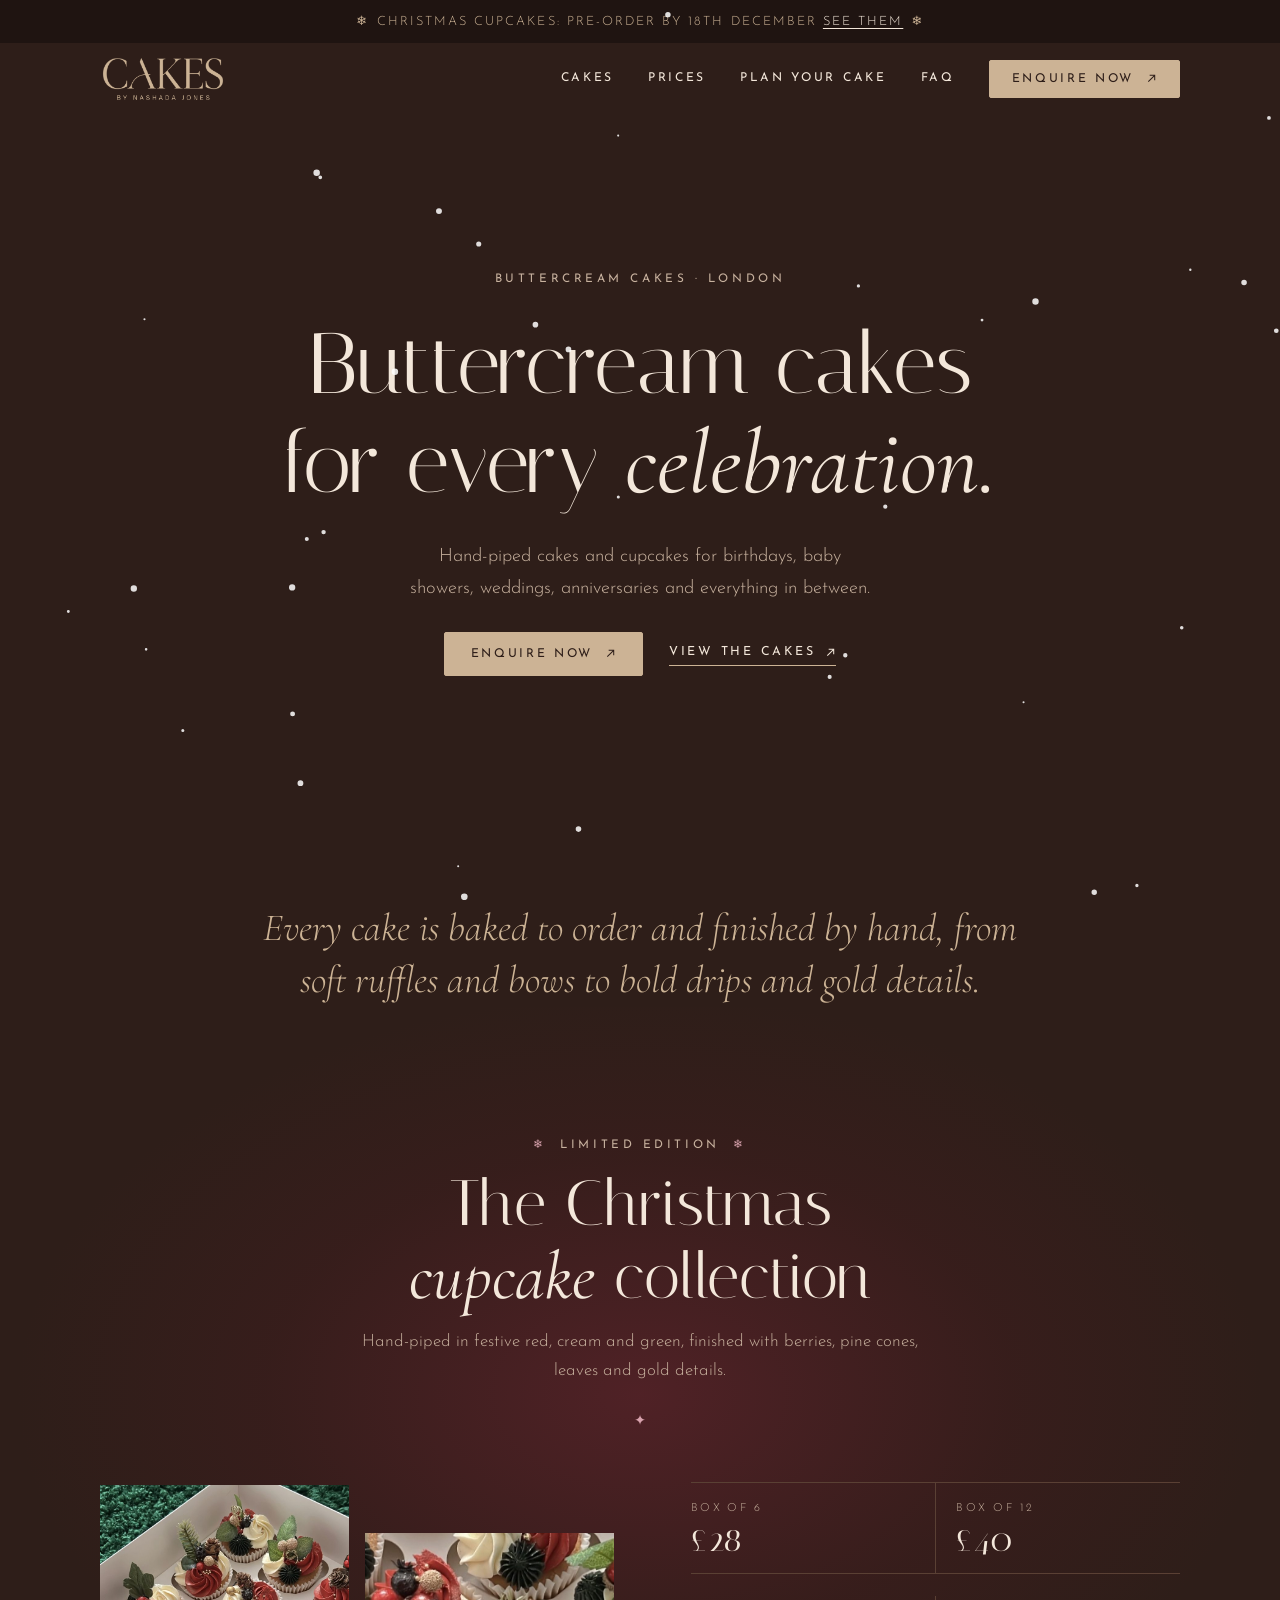
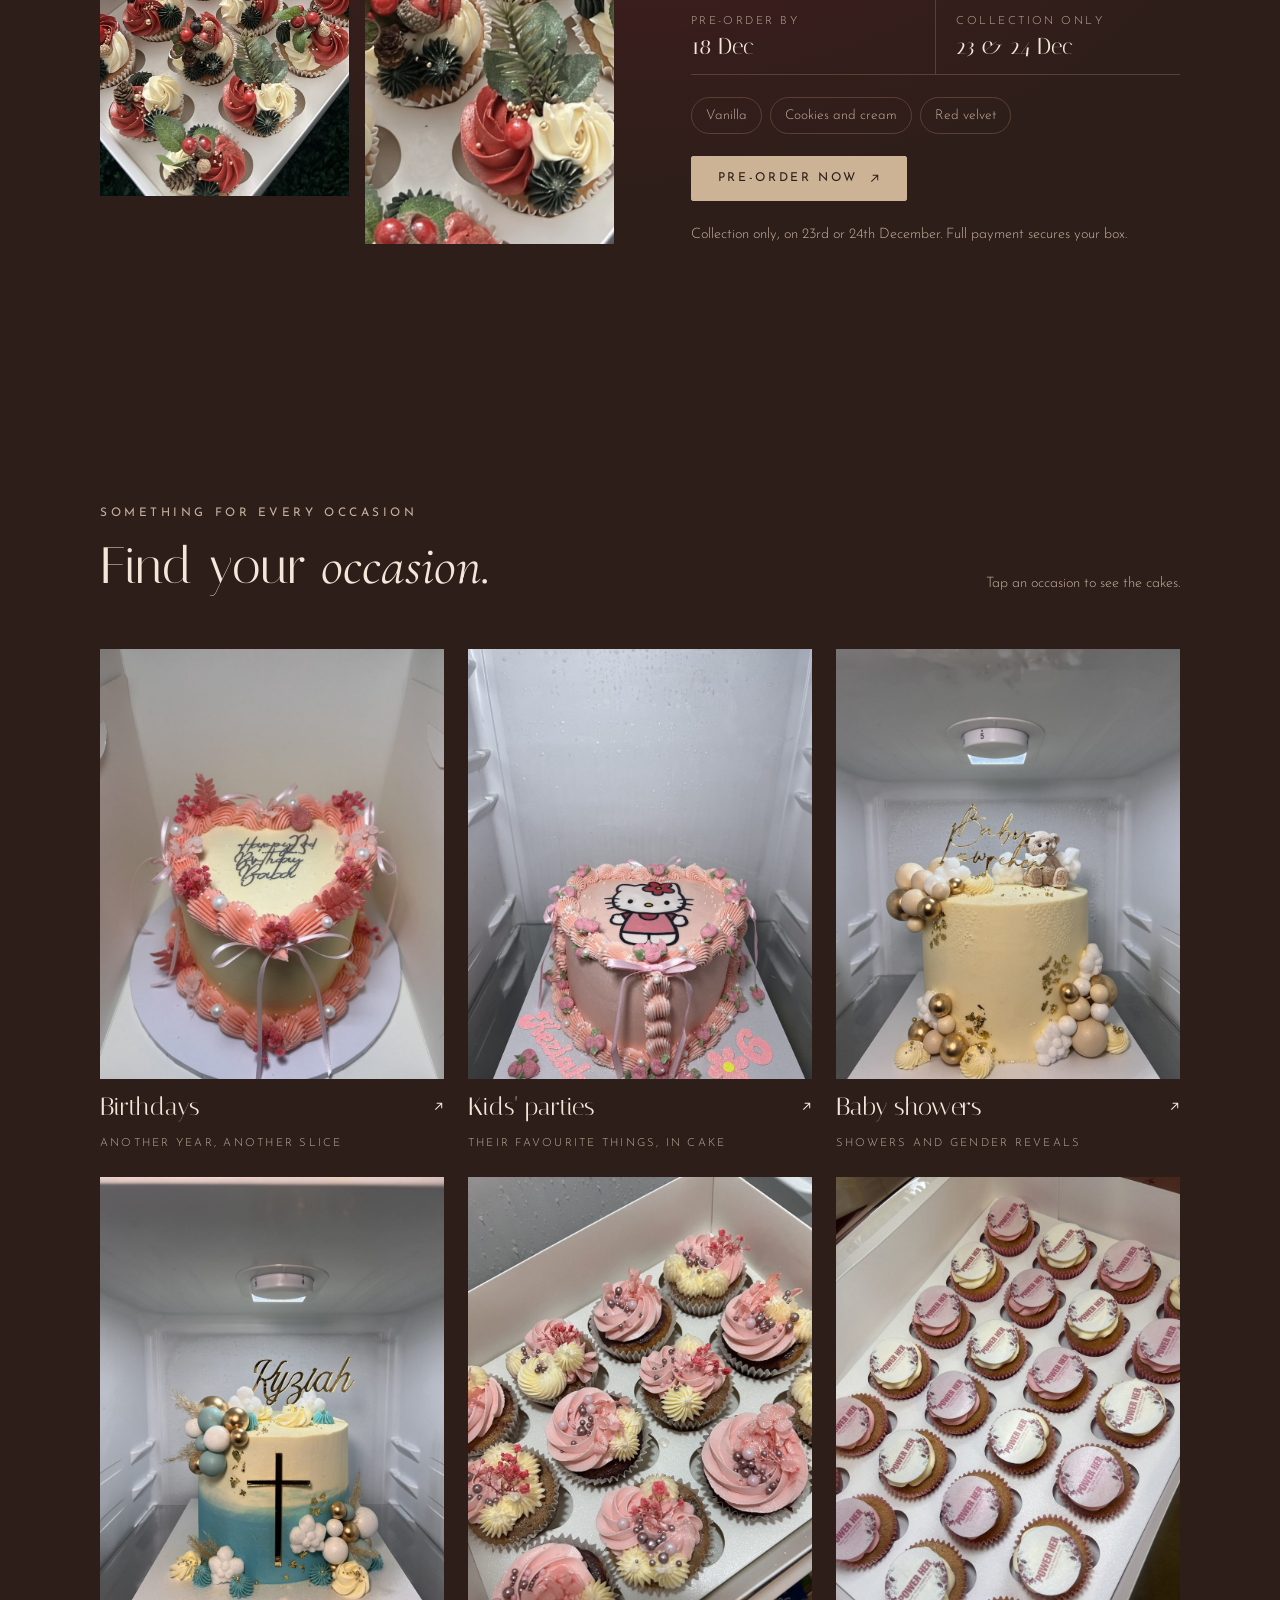
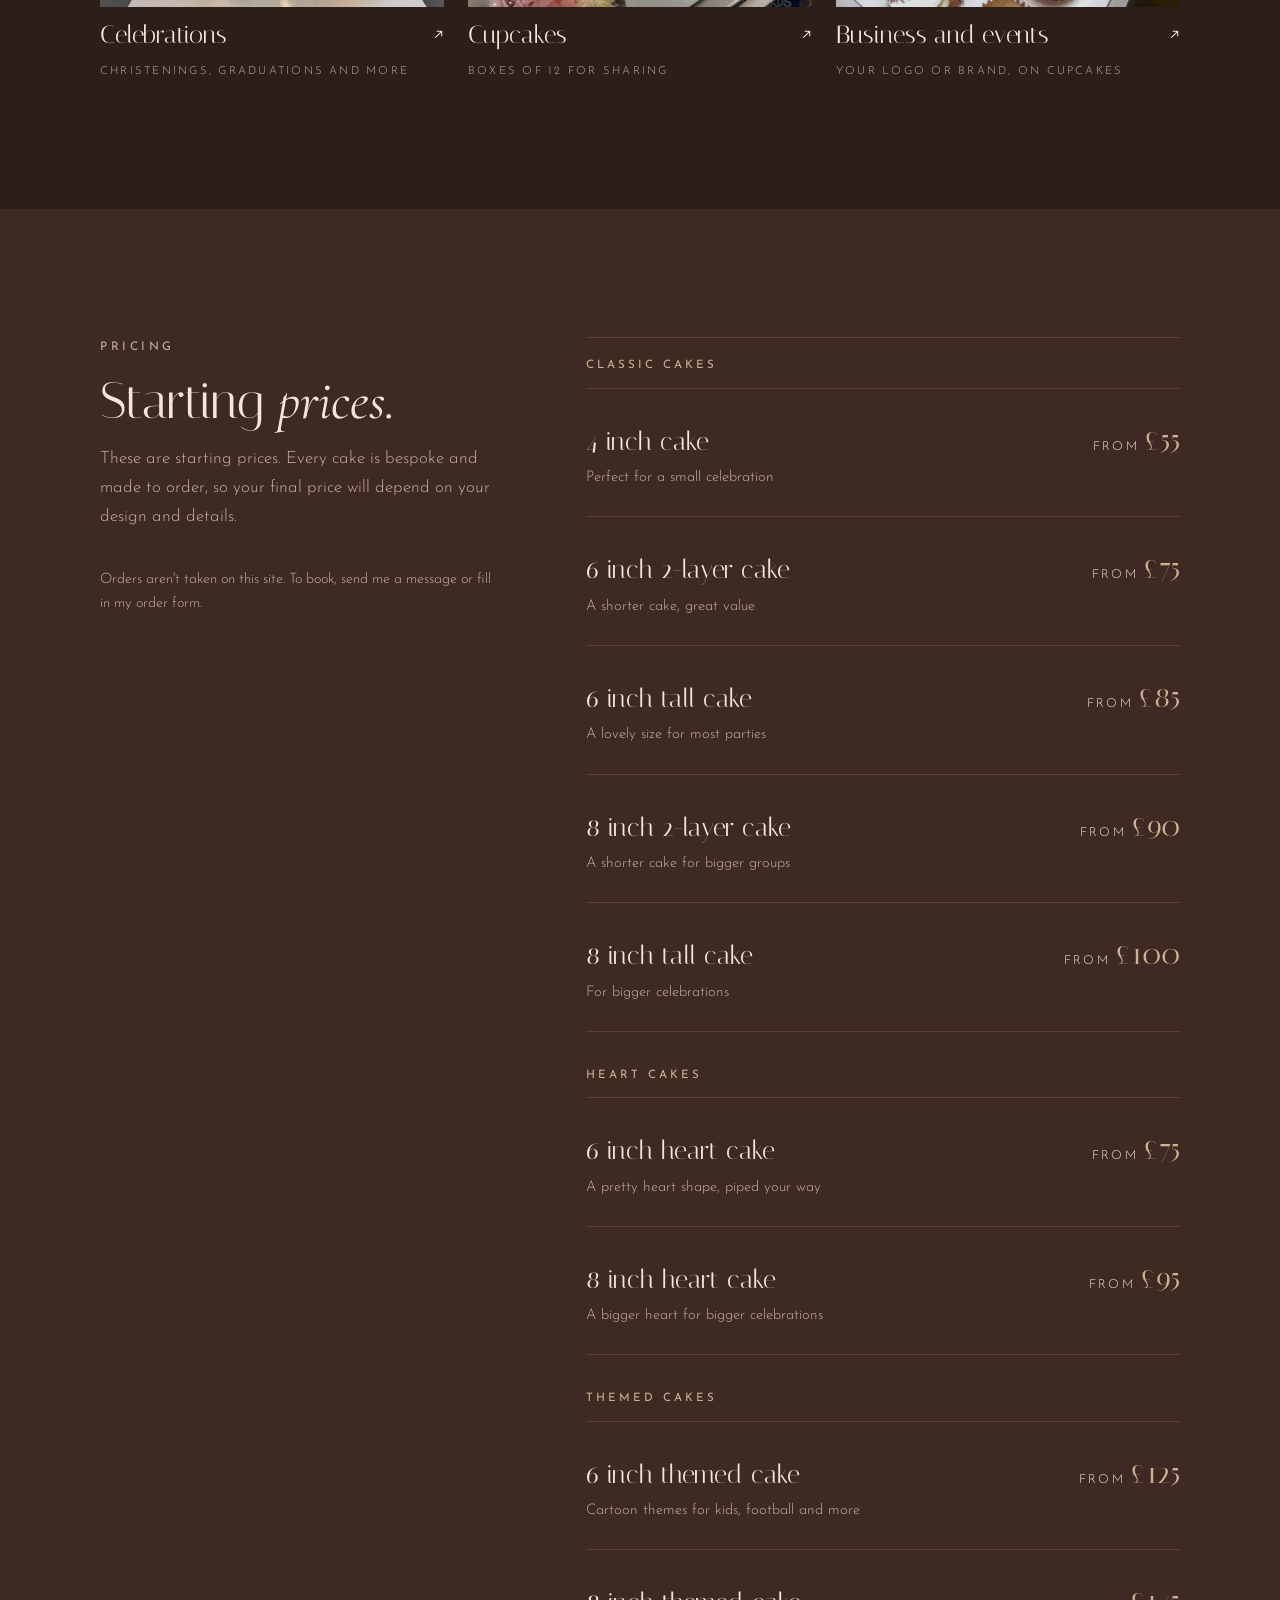
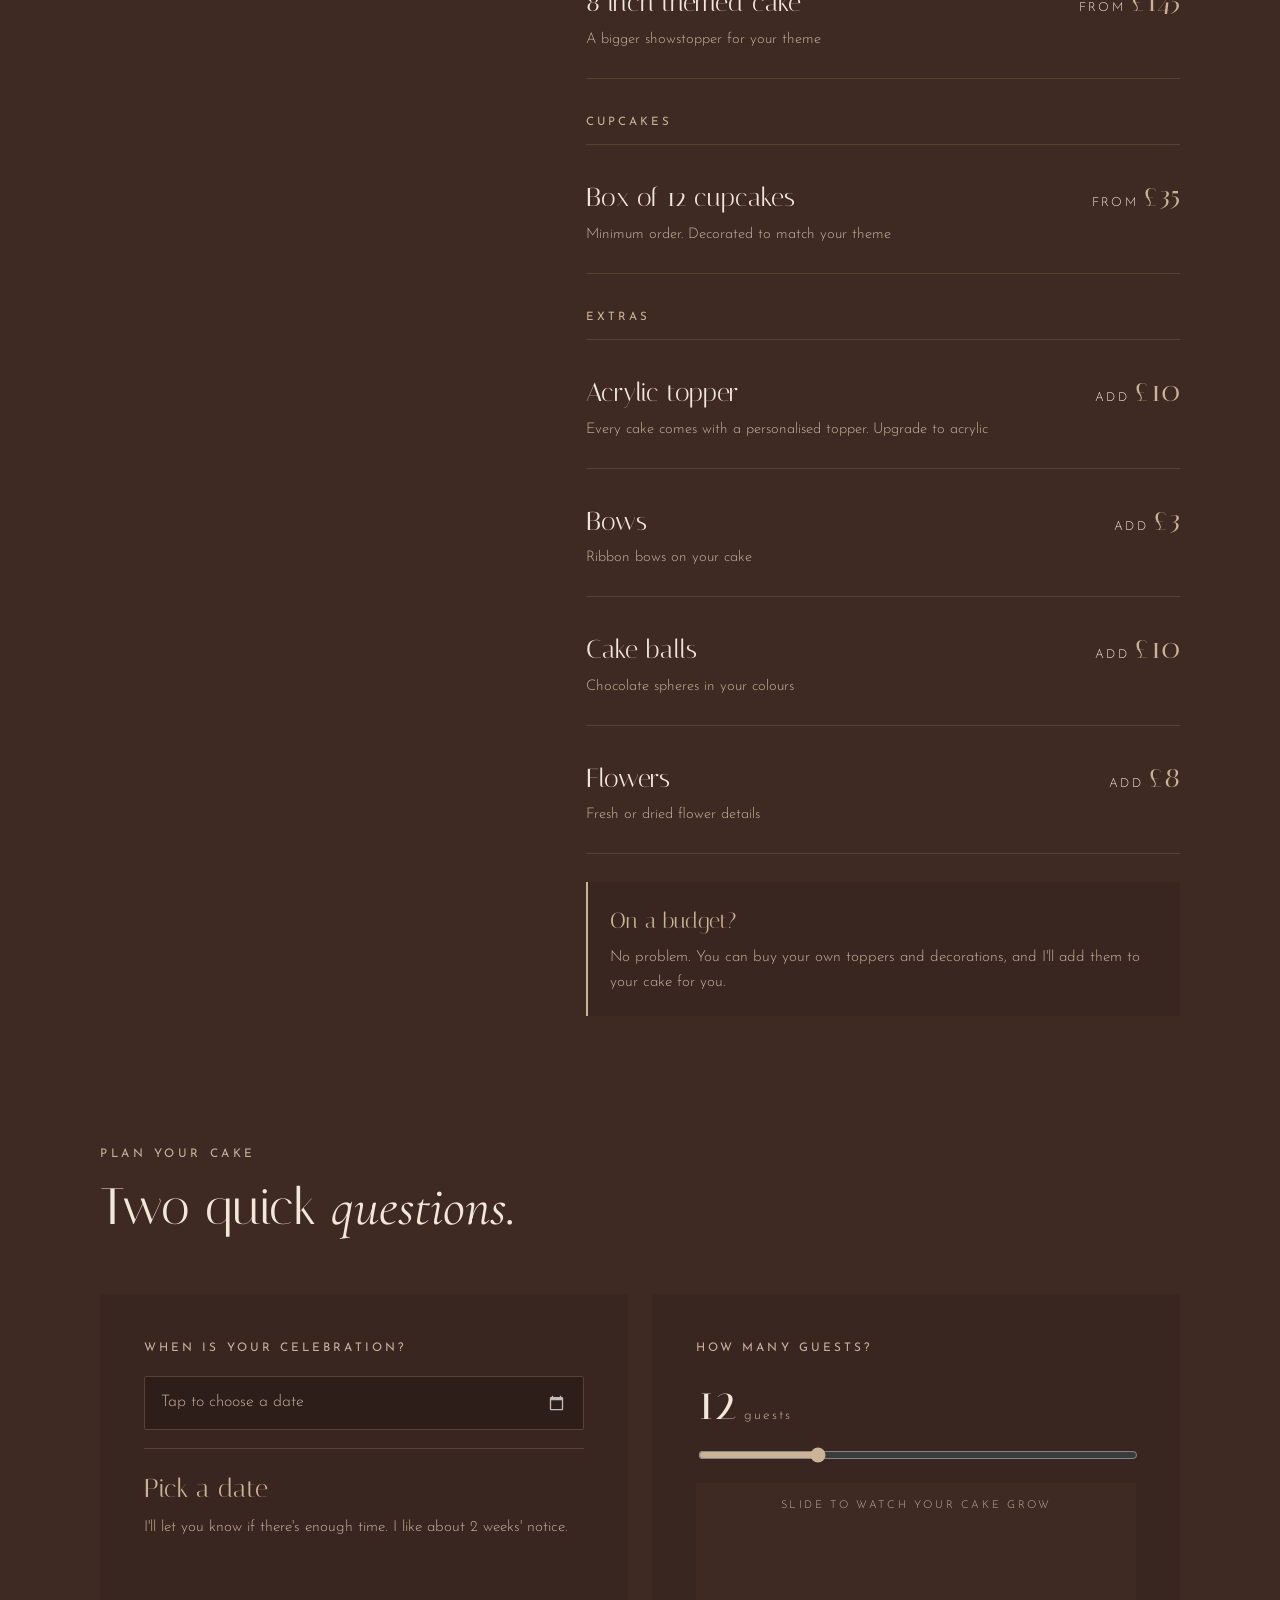
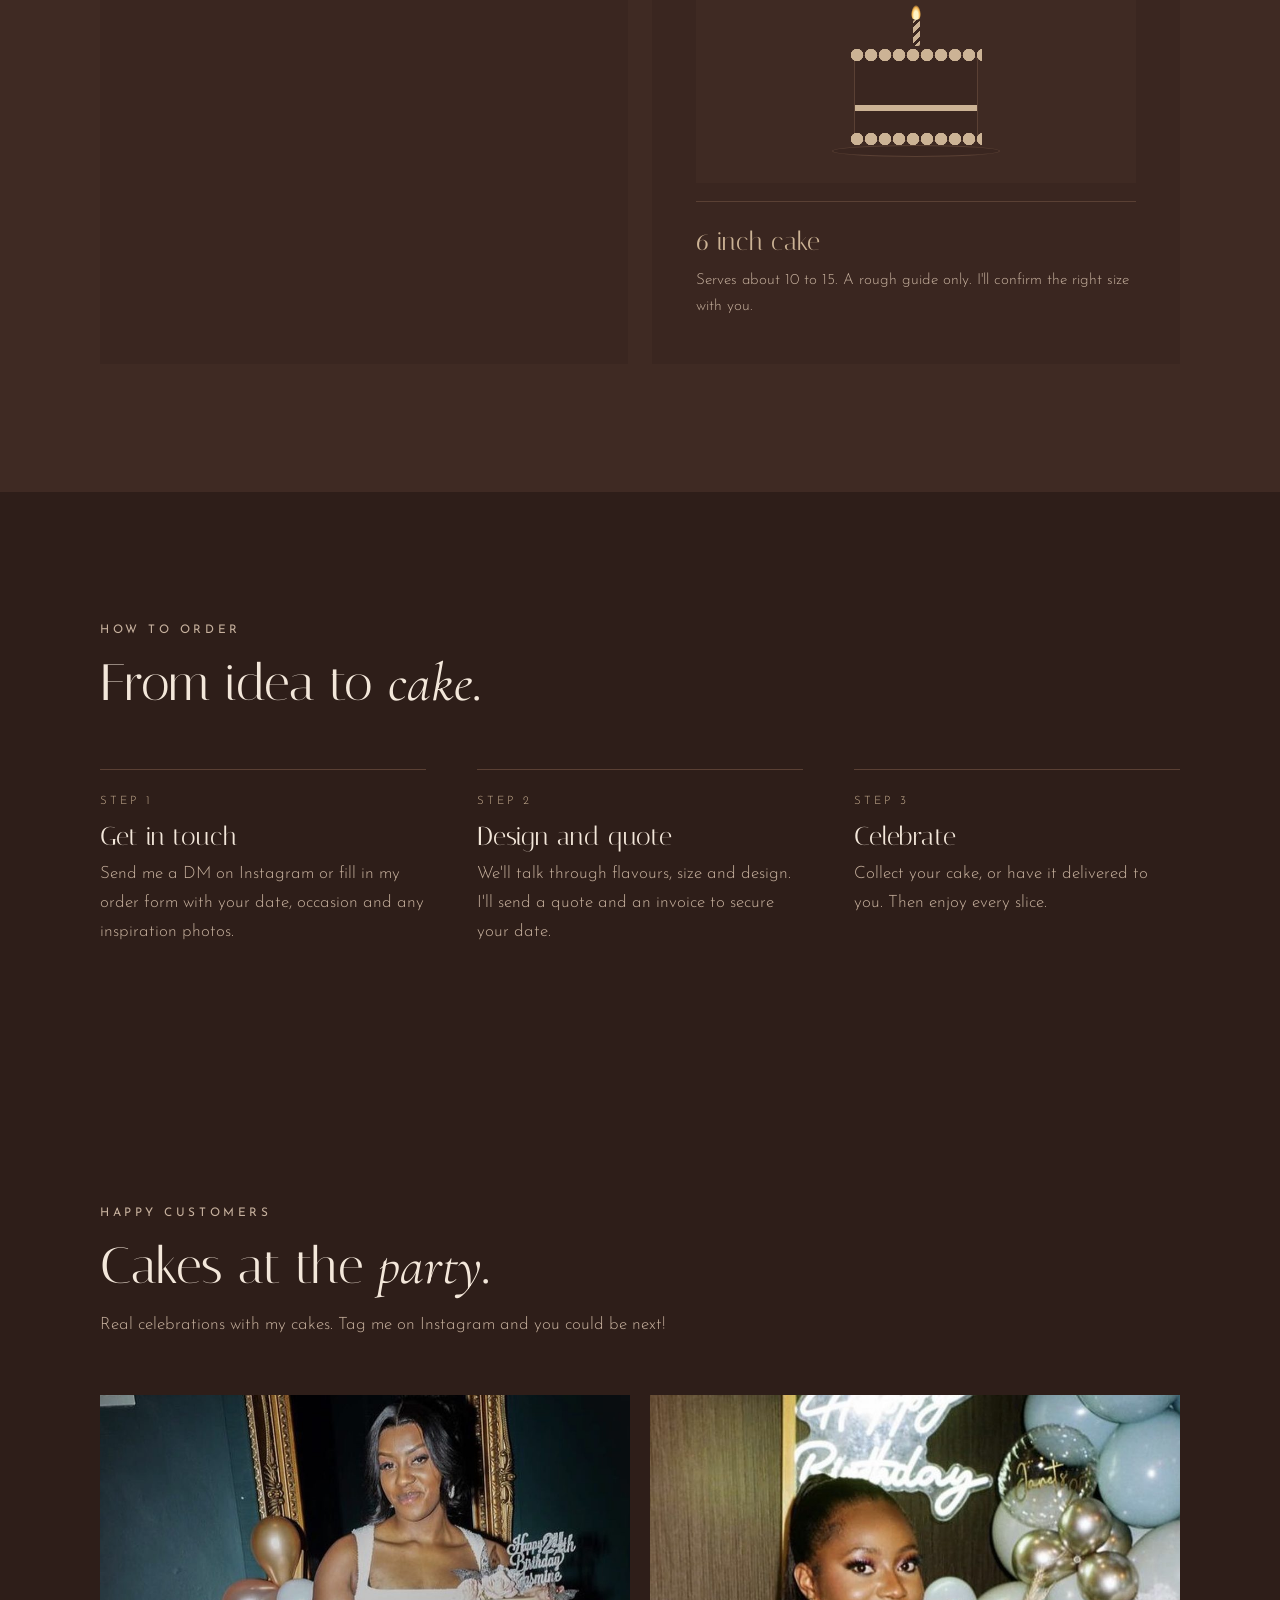
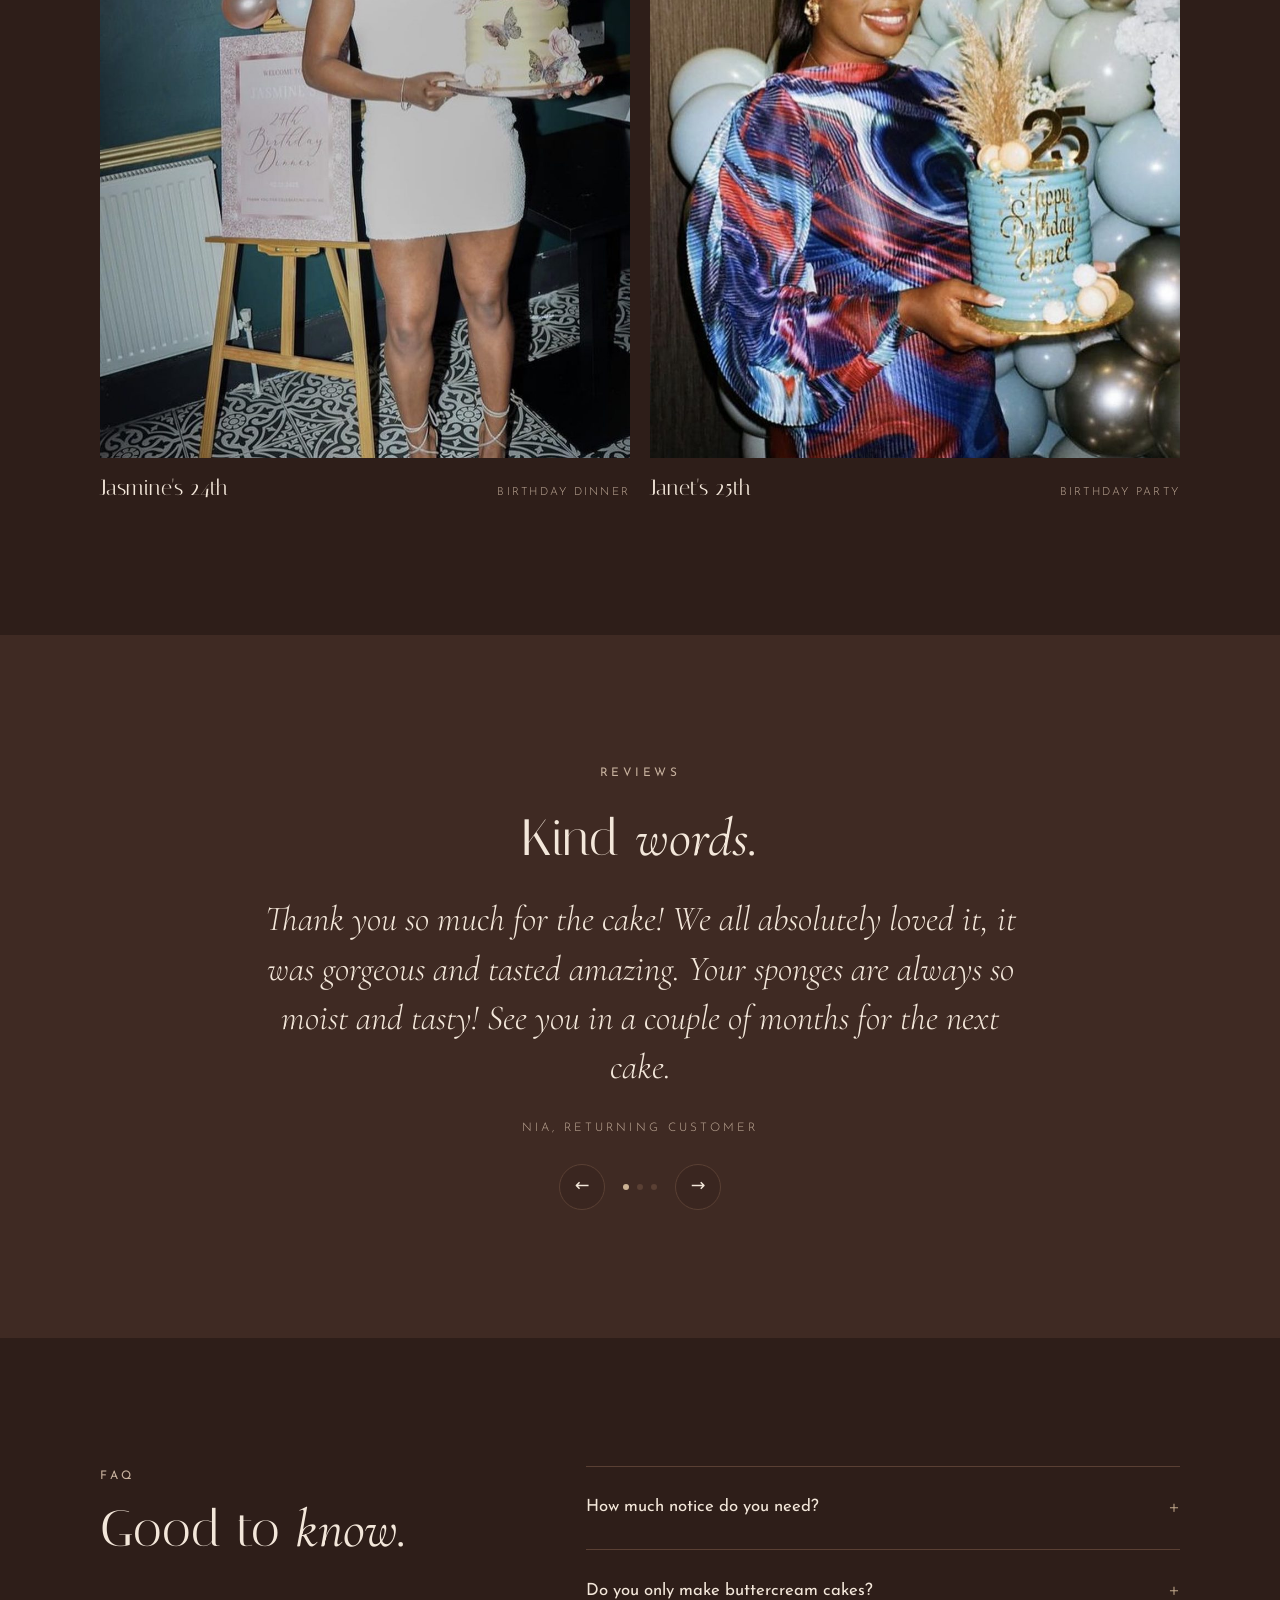
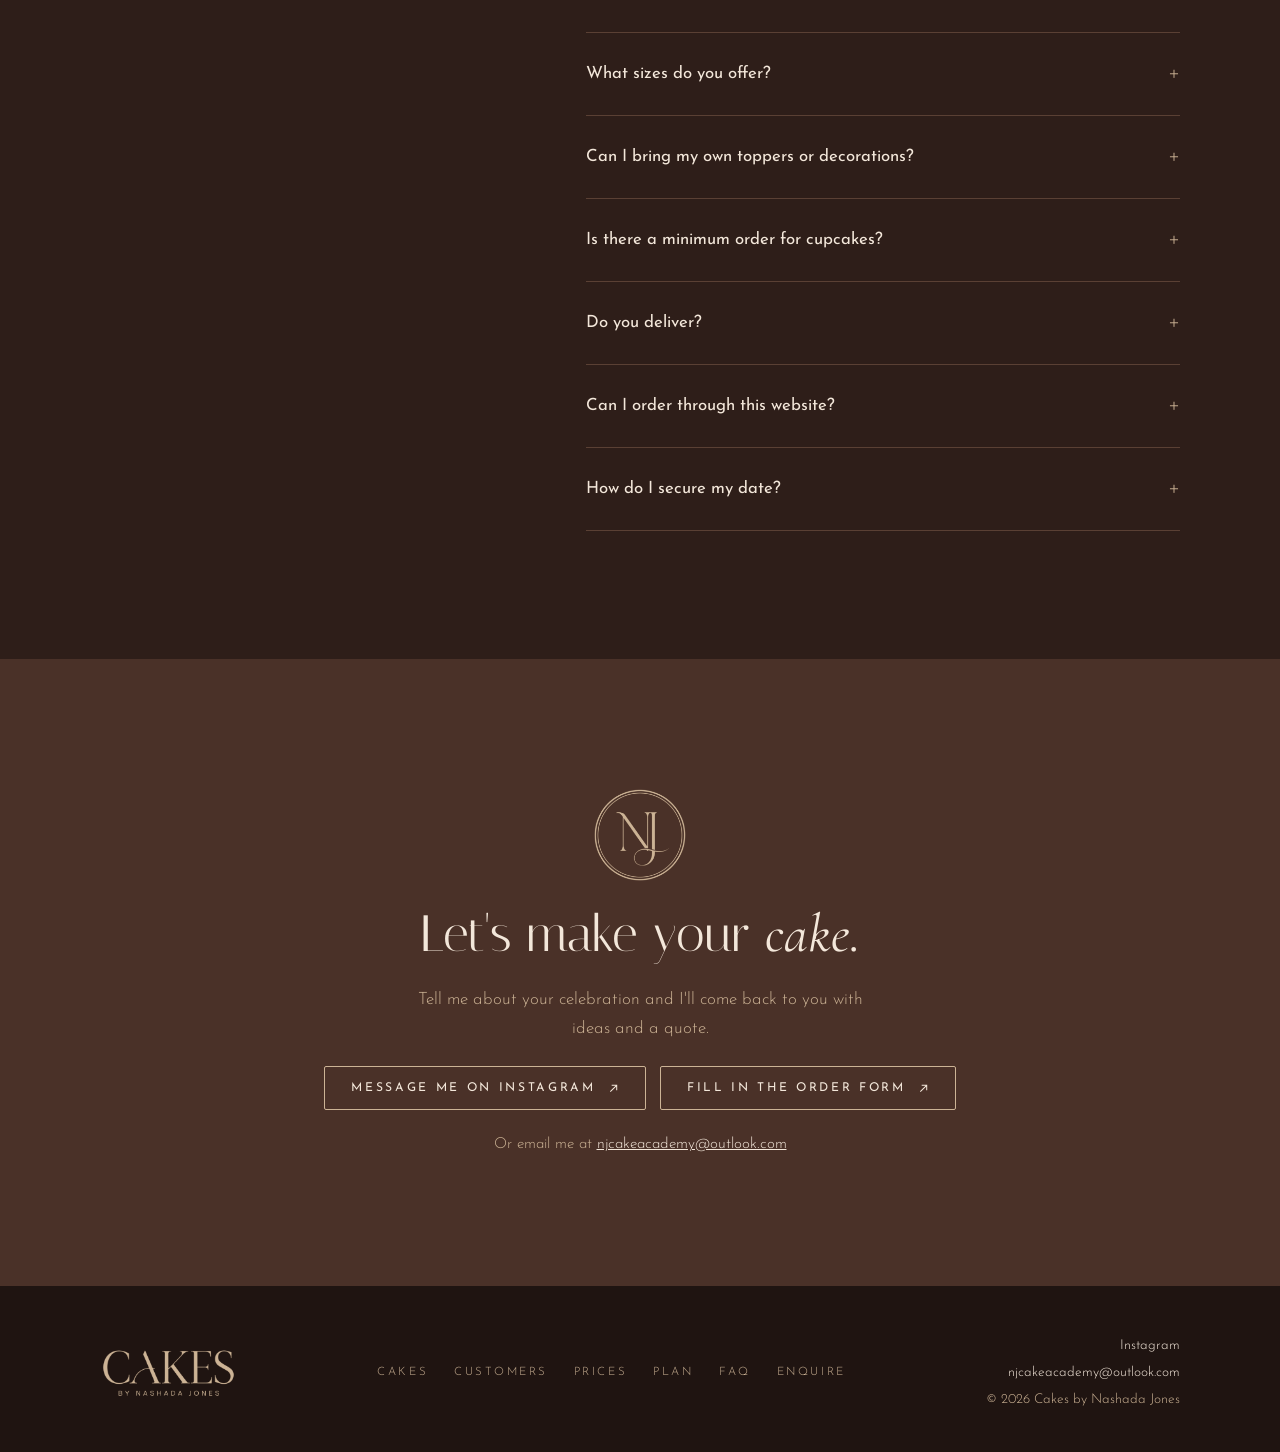
<file: index.html>
<!doctype html>
<html lang="en">
<head>
<meta charset="utf-8">
<meta name="viewport" content="width=device-width, initial-scale=1, viewport-fit=cover">
<title>Cakes by Nashada Jones</title>
<meta name="claude:viewport-fit-sides" content="cover">
<meta name="description" content="Buttercream cakes for birthdays, baby showers, weddings, anniversaries and every celebration. Based in London, with pickup and delivery.">
<link rel="icon" href="assets/brand/seal-brown.png">
<meta name="theme-color" content="#2E1E19">
<link rel="preconnect" href="https://fonts.googleapis.com">
<link rel="preconnect" href="https://fonts.gstatic.com" crossorigin>
<link rel="stylesheet" href="https://fonts.googleapis.com/css2?family=Italiana&family=Cormorant+Garamond:ital,wght@1,400;1,500&family=Josefin+Sans:wght@300;400;600&display=swap">
<style>
/* Layout: a warm cream page with generous space. Cocoa for type, latte for quiet panels, chestnut brown for actions. */
:root {
  --cocoa: #33221F;
  --latte: #CCB395;
  --cream: #F5ECE1;       /* warm page background */
  --latte-soft: #EADDCB;
  --line: #DCCAB4;
  --white: #FCF8F3;       /* warm off-white for cards */
  --accent: #6B4433;      /* chestnut brown for buttons and highlights */
  --accent-hover: #573628;
  --muted: #7A6255;
  --display: "Italiana", "Didot", "Bodoni 72", Georgia, serif;
  --script: "Cormorant Garamond", Georgia, serif;
  --body: "Josefin Sans", "Futura", "Century Gothic", system-ui, sans-serif;
  color-scheme: light;
}
* { box-sizing: border-box; }
[hidden] { display: none !important; }
html { scroll-behavior: smooth; scroll-padding-top: 80px; }
@media (prefers-reduced-motion: reduce) { html { scroll-behavior: auto; } *, *::before, *::after { animation: none !important; transition: none !important; } }
body { margin: 0; background: var(--cream); color: var(--cocoa); font-family: var(--body); font-weight: 300; font-size: 17px; line-height: 1.7; -webkit-font-smoothing: antialiased; }
img { max-width: 100%; display: block; }
a { color: inherit; }
button { font: inherit; color: inherit; }
:focus-visible { outline: 2px solid var(--accent); outline-offset: 3px; }
h1, h2, h3 { font-family: var(--display); font-weight: 400; line-height: 1.1; margin: 0; text-wrap: balance; }
h2 { font-size: clamp(2.2rem, 4.6vw, 3.2rem); }
h3 { font-size: 1.6rem; }
p { margin: 0; }
h1 em, h2 em { font-family: var(--script); font-style: italic; font-weight: 400; font-size: 1.06em; }
.eyebrow { font-size: .74rem; letter-spacing: .3em; text-transform: uppercase; font-weight: 400; color: var(--muted); }
.wrap { max-width: 1120px; margin: 0 auto; padding-left: max(20px, env(safe-area-inset-left, 0px)); padding-right: max(20px, env(safe-area-inset-right, 0px)); }
.section { padding-block: clamp(72px, 10vw, 128px); }
.section--soft { background: var(--latte-soft); }
.head { display: grid; gap: 14px; max-width: 600px; margin-bottom: clamp(36px, 5vw, 56px); }
.head p:not(.eyebrow) { color: var(--muted); }
.head--center { margin-inline: auto; text-align: center; justify-items: center; }

.btn { display: inline-flex; align-items: center; justify-content: center; gap: 12px; padding: 15px 26px; border-radius: 2px; border: 1px solid var(--cocoa); background: none; cursor: pointer;
  font: 400 .76rem/1 var(--body); letter-spacing: .22em; text-transform: uppercase; text-decoration: none; transition: background .25s, color .25s, border-color .25s; }
.btn:hover { background: var(--cocoa); color: var(--white); }
.btn--solid { background: var(--accent); border-color: var(--accent); color: var(--white); }
.btn--solid:hover { background: var(--accent-hover); border-color: var(--accent-hover); }
.btn--light { border-color: var(--latte); color: var(--latte-soft); }
.btn--light:hover { background: var(--latte-soft); color: var(--accent); border-color: var(--latte-soft); }
.arr { width: 11px; height: 11px; flex: none; }
.link { display: inline-flex; align-items: center; gap: 10px; text-decoration: none; border-bottom: 1px solid var(--latte); padding-bottom: 2px; font-size: .78rem; letter-spacing: .22em; text-transform: uppercase; font-weight: 400; }
.link:hover { border-color: var(--accent); color: var(--accent); }

/* Header */
body::before { content: ""; position: fixed; inset: 0 0 auto; height: env(safe-area-inset-top, 0px); z-index: 31; background: var(--cream); }
/* Christmas: announcement bar and falling snow */
.xmas-bar { background: var(--cocoa); color: var(--latte-soft); text-align: center; font-size: .8rem; letter-spacing: .16em; text-transform: uppercase; padding: 11px max(20px, env(safe-area-inset-right, 0px)) 10px max(20px, env(safe-area-inset-left, 0px)); }
.xmas-bar a { color: var(--white); text-underline-offset: 3px; margin-left: 6px; }
.xmas-bar .flake { color: var(--latte); margin: 0 8px; }
#snow { position: fixed; inset: 0; width: 100%; height: 100%; pointer-events: none; z-index: 25; }
@media (prefers-reduced-motion: reduce) { #snow { display: none; } }
.site-header { position: sticky; top: env(safe-area-inset-top, 0px); z-index: 30; background: rgba(245,236,225,.94); border-bottom: 1px solid transparent; transition: border-color .3s; }
.site-header.scrolled { border-color: var(--line); }
.site-header .wrap { display: flex; align-items: center; justify-content: space-between; gap: 24px; height: 72px; }
.site-header .banner { height: 48px; width: auto; }
@media (max-width: 400px) { .site-header .banner { height: 40px; } }
.nav { display: flex; align-items: center; gap: 34px; }
.nav a { text-decoration: none; font-size: .76rem; letter-spacing: .22em; text-transform: uppercase; font-weight: 400; }
.nav a:not(.btn):hover { color: var(--accent); }
.nav .btn { padding: 12px 22px; }
.menu-btn { display: none; background: none; border: 0; padding: 10px; cursor: pointer; }
.menu-btn span { display: block; width: 26px; height: 1px; background: var(--cocoa); transition: transform .3s, opacity .3s; }
.menu-btn span + span { margin-top: 7px; }
.menu-open .menu-btn span:first-child { transform: translateY(4px) rotate(45deg); }
.menu-open .menu-btn span:last-child { transform: translateY(-4px) rotate(-45deg); }
@media (max-width: 860px) {
  .menu-btn { display: block; }
  .nav { position: fixed; inset: calc(72px + env(safe-area-inset-top, 0px)) 0 auto 0; background: var(--cream); flex-direction: column; align-items: stretch; gap: 0;
    padding: 8px max(20px, env(safe-area-inset-right, 0px)) 28px max(20px, env(safe-area-inset-left, 0px)); border-bottom: 1px solid var(--line); box-shadow: 0 20px 40px rgba(51,34,31,.08); }
  .nav a:not(.btn) { padding: 18px 0; border-bottom: 1px solid var(--line); font-size: .85rem; }
  .nav .btn { margin-top: 22px; }
  .site-header:not(.menu-open) .nav { display: none; }
}

/* Hero: words only, centred, lots of air */
.hero { padding-block: clamp(72px, 12vw, 160px) clamp(64px, 9vw, 120px); }
.hero .wrap { display: grid; justify-items: center; text-align: center; }
.hero-copy { display: grid; gap: 28px; justify-items: center; min-width: 0; }
.hero-copy h1 { font-size: clamp(2.8rem, 7vw, 5.4rem); max-width: 13ch; }
.hero-lede { font-size: 1.15rem; max-width: 42ch; color: var(--muted); }
.actions { display: flex; flex-wrap: wrap; align-items: center; justify-content: center; gap: 26px; }

/* Intro */
.intro { display: grid; grid-template-columns: repeat(3, 1fr); gap: 1px; background: var(--line); border-block: 1px solid var(--line); }
.intro div { background: var(--white); padding: 30px 26px; display: grid; gap: 4px; text-align: center; }
.intro strong { font-family: var(--display); font-weight: 400; font-size: 1.5rem; }
.intro span { font-size: .92rem; color: var(--muted); }
@media (max-width: 700px) { .intro { grid-template-columns: 1fr; } }
.statement { max-width: 760px; margin: clamp(64px, 9vw, 112px) auto 0; text-align: center; font-family: var(--script); font-style: italic; font-size: clamp(1.7rem, 3.2vw, 2.4rem); line-height: 1.35; color: var(--accent); }

/* Christmas collection: same chocolate page, with a soft burgundy glow that fades in and out (no hard edges) */
.xmas { position: relative; isolation: isolate; }
.xmas::before { content: ""; position: absolute; inset: 0; z-index: -1; pointer-events: none;
  background: radial-gradient(ellipse 65% 55% at 50% 40%, rgba(126,38,56,.42), rgba(94,26,38,.18) 45%, transparent 75%); }
.xmas-head { text-align: center; display: grid; gap: 14px; justify-items: center; max-width: 720px; margin: 0 auto clamp(36px, 5vw, 56px); padding-bottom: clamp(28px, 4vw, 40px); position: relative; }
.xmas-head::after { content: "\2726"; position: absolute; bottom: -.6em; left: 50%; transform: translateX(-50%); color: #D9A3AE; font-size: .9rem; padding: 0 14px; background: transparent; }
.xmas-head h2 { font-size: clamp(2.5rem, 6vw, 4rem); }
.xmas-head p:not(.eyebrow) { color: var(--muted); max-width: 52ch; }
.xmas-head .eyebrow em { margin: 0 6px; }
.xmas-grid { display: grid; grid-template-columns: 1.05fr 1fr; gap: clamp(32px, 6vw, 88px); align-items: center; }
.xmas-pics { display: grid; grid-template-columns: 1fr 1fr; gap: 16px; }
.xmas-pics img { width: 100%; aspect-ratio: 4 / 5; object-fit: cover; }
.xmas-pics img:last-child { margin-top: 48px; }
.xmas-info { display: grid; gap: 22px; min-width: 0; }
.xmas .eyebrow em { font-style: normal; color: #D9A3AE; }
.xmas-boxes { display: grid; grid-template-columns: 1fr 1fr; border-top: 1px solid var(--line); }
.xmas-box { padding: 16px 0; display: grid; gap: 4px; border-bottom: 1px solid var(--line); }
.xmas-box + .xmas-box { padding-left: 20px; border-left: 1px solid var(--line); }
.xmas-box span { font-size: .7rem; letter-spacing: .22em; text-transform: uppercase; color: var(--muted); }
.xmas-box b { font-family: var(--display); font-weight: 400; font-size: 2.2rem; line-height: 1; }
.xmas-dates { border-top: 0; }
.xmas-dates .xmas-box b { font-size: 1.45rem; }
.xmas-flav { display: flex; flex-wrap: wrap; gap: 8px; }
.xmas-flav span { border: 1px solid var(--line); border-radius: 999px; padding: 6px 14px; font-size: .85rem; color: var(--muted); }
.xmas .btn--solid { justify-self: start; }
.xmas .btn--solid[aria-disabled="true"] { opacity: .7; pointer-events: none; }
.xmas-note { font-size: .9rem; color: var(--muted); }
@media (max-width: 820px) { .xmas-grid { grid-template-columns: 1fr; } .xmas::before { background: radial-gradient(ellipse 90% 45% at 50% 30%, rgba(126,38,56,.4), transparent 75%); } }

/* Find your occasion */
.row-head { display: flex; flex-wrap: wrap; justify-content: space-between; align-items: flex-end; gap: 20px; margin-bottom: clamp(36px, 5vw, 52px); }
.row-head .head { margin-bottom: 0; }
.occ-grid { display: grid; grid-template-columns: repeat(3, 1fr); gap: 24px; }
.occ { display: grid; gap: 14px; text-decoration: none; border: 0; padding: 0; background: none; text-align: left; }
.pic { aspect-ratio: 4 / 5; overflow: hidden; background: var(--latte-soft); display: grid; place-items: center; }
.pic img { width: 100%; height: 100%; object-fit: cover; transition: transform .7s ease; }
.pic img.ph-mark { width: 64px; height: auto; opacity: .35; }
.occ:hover .pic img:not(.ph-mark), .fav:hover .pic img:not(.ph-mark) { transform: scale(1.04); }
.occ .row { display: flex; justify-content: space-between; align-items: center; gap: 12px; }
.occ h3 { font-size: 1.55rem; }
.occ small { font-size: .7rem; letter-spacing: .2em; text-transform: uppercase; color: var(--muted); }
.occ:hover h3 { color: var(--accent); }
@media (max-width: 860px) { .occ-grid { grid-template-columns: 1fr 1fr; gap: 16px; } .occ h3 { font-size: 1.25rem; } }

/* Favourites: swipe sideways */
.fav-row { display: grid; grid-auto-flow: column; grid-auto-columns: calc((100% - 54px) / 4); gap: 18px; overflow-x: auto; scroll-snap-type: x mandatory; scroll-behavior: smooth; padding-bottom: 14px; scrollbar-width: thin; scrollbar-color: var(--latte) transparent; }
.fav { position: relative; scroll-snap-align: start; border: 0; padding: 0; background: none; cursor: pointer; text-align: left; }
.fav .tag { position: absolute; top: 12px; left: 12px; background: var(--white); padding: 7px 11px 5px; font-size: .7rem; letter-spacing: .14em; text-transform: uppercase; }
.fav.placeholder { cursor: default; }
.row-arrows { display: flex; gap: 10px; }
.row-arrows button { width: 46px; height: 46px; border: 1px solid var(--line); background: var(--white); cursor: pointer; font-size: 1.05rem; transition: border-color .2s; }
.row-arrows button:hover { border-color: var(--cocoa); }
@media (max-width: 860px) { .fav-row { grid-auto-columns: 62%; } }

.occ-tip { font-size: .9rem; color: var(--muted); }
.occ { cursor: pointer; transition: opacity .3s; }
.occ-grid.has-pick .occ:not(.on) { opacity: .45; }
.occ.on h3 { color: var(--accent); }
.occ-view { margin-top: clamp(48px, 6vw, 72px); padding-top: clamp(36px, 5vw, 56px); border-top: 1px solid var(--line); animation: pop .5s ease both; }
.occ-view-head { display: flex; flex-wrap: wrap; justify-content: space-between; align-items: flex-end; gap: 20px; margin-bottom: 32px; }
.occ-view-head .head { margin-bottom: 0; }

/* Gallery */
.tabs { display: flex; flex-wrap: wrap; gap: 6px 28px; margin-bottom: 36px; border-bottom: 1px solid var(--line); }
.tab { background: none; border: 0; border-bottom: 1px solid transparent; margin-bottom: -1px; padding: 0 0 14px; cursor: pointer; font-size: .76rem; letter-spacing: .22em; text-transform: uppercase; color: var(--muted); transition: color .2s, border-color .2s; }
.tab:hover { color: var(--cocoa); }
.tab[aria-selected="true"] { color: var(--cocoa); border-color: var(--cocoa); }
.grid { display: grid; grid-template-columns: repeat(3, 1fr); gap: 24px; }
.cake { display: grid; gap: 12px; padding: 0; border: 0; background: none; text-align: left; cursor: pointer; }
.cake:hover .pic img:not(.ph-mark) { transform: scale(1.04); }
.cake .cap { display: flex; justify-content: space-between; align-items: baseline; gap: 12px; }
.cake .cap b { font-family: var(--display); font-weight: 400; font-size: 1.3rem; }
.cake .cap small { font-size: .7rem; letter-spacing: .2em; text-transform: uppercase; color: var(--muted); white-space: nowrap; }
.cake.placeholder { cursor: default; }
.cake.is-hidden { display: none; }
.cake.pop { animation: pop .5s ease both; }
@keyframes pop { from { opacity: .2; } to { opacity: 1; } }
@media (max-width: 860px) { .grid { grid-template-columns: 1fr 1fr; gap: 16px; } }
@media (max-width: 520px) { .cake .cap { flex-direction: column; gap: 0; } .cake .cap b { font-size: 1.1rem; } }

/* Lightbox */
.lightbox { position: fixed; inset: 0; z-index: 50; background: rgba(245,236,225,.97); display: grid; place-items: center; padding: max(64px, env(safe-area-inset-top, 0px)) max(20px, env(safe-area-inset-right, 0px)) 24px max(20px, env(safe-area-inset-left, 0px)); }
.lightbox figure { margin: 0; display: grid; gap: 16px; justify-items: center; }
.lightbox img { max-height: 76vh; width: auto; }
.lightbox figcaption { text-align: center; display: grid; gap: 2px; }
.lightbox figcaption b { font-family: var(--display); font-weight: 400; font-size: 1.6rem; }
.lightbox-close { position: absolute; top: calc(18px + env(safe-area-inset-top, 0px)); right: calc(20px + env(safe-area-inset-right, 0px)); padding: 11px 20px; }

/* Prices */
.prices-layout { display: grid; grid-template-columns: .8fr 1.2fr; gap: clamp(40px, 7vw, 96px); align-items: start; }
.prices-layout .head { margin-bottom: 0; }
.price-list { list-style: none; margin: 0; padding: 0; border-top: 1px solid var(--line); }
.price-list li { display: flex; justify-content: space-between; align-items: baseline; gap: 20px; padding: 26px 0; border-bottom: 1px solid var(--line); }
.price-list .name { display: grid; gap: 2px; }
.price-list li.group { display: block; padding: 34px 0 12px; font-size: .72rem; letter-spacing: .26em; text-transform: uppercase; color: var(--accent); font-weight: 400; }
.price-list li.group:first-child { padding-top: 18px; }
.price-list .name b { font-family: var(--display); font-weight: 400; font-size: 1.6rem; }
.price-list .name span { font-size: .92rem; color: var(--muted); }
.price-list .amount { font-size: .78rem; letter-spacing: .18em; text-transform: uppercase; white-space: nowrap; }
.price-list .amount strong { font-family: var(--display); font-weight: 400; font-size: 1.9rem; letter-spacing: 0; color: var(--accent); margin-left: 6px; font-variant-numeric: tabular-nums; }
.budget { margin-top: 18px; padding: 20px 22px; background: var(--white); border-left: 2px solid var(--accent); display: grid; gap: 4px; }
.budget b { font-family: var(--display); font-weight: 400; font-size: 1.4rem; color: var(--accent); }
.budget p { font-size: .95rem; color: var(--muted); }
.small-note { font-size: .9rem; color: var(--muted); margin-top: 22px; }
@media (max-width: 820px) { .prices-layout { grid-template-columns: 1fr; } }

/* Plan tools */
.tools { display: grid; grid-template-columns: 1fr 1fr; gap: 24px; }
.tool { background: var(--white); padding: clamp(26px, 4vw, 44px); display: grid; gap: 18px; align-content: start; min-width: 0; }
.tool label { font-size: .74rem; letter-spacing: .26em; text-transform: uppercase; font-weight: 400; color: var(--muted); }
.date-wrap { position: relative; min-width: 0; }
.tool input[type="date"] { -webkit-appearance: none; appearance: none; display: block; box-sizing: border-box; width: 100%; max-width: 100%; min-width: 0; height: 54px; margin: 0;
  font: 400 1.05rem/1.2 var(--body); padding: 0 16px; border: 1px solid var(--line); border-radius: 2px; background: var(--cream); color: var(--cocoa); text-align: left; color-scheme: dark; }
.tool input[type="date"]::-webkit-date-and-time-value { text-align: left; margin: 0; }
.tool input[type="date"]::-webkit-calendar-picker-indicator { opacity: .7; cursor: pointer; }
.tool input[type="date"]:focus { outline: none; border-color: var(--latte); }
.date-hint { position: absolute; left: 17px; top: 50%; transform: translateY(-50%); pointer-events: none; color: var(--muted); font-size: 1rem; }
.date-hint { display: none; }
@supports selector(::-webkit-datetime-edit) {
  .date-hint { display: block; }
  .date-wrap:not(.has-value) input[type="date"]:not(:focus)::-webkit-datetime-edit { color: transparent; }
  .date-wrap:focus-within .date-hint { display: none; }
}
.date-wrap.has-value .date-hint { display: none !important; }
.tool input[type="range"] { width: 100%; accent-color: var(--accent); }
.guests { font-family: var(--display); font-size: 3.2rem; line-height: 1; }
.guests small { font-family: var(--body); font-size: .85rem; letter-spacing: .14em; margin-left: 8px; color: var(--muted); }
.result { border-top: 1px solid var(--line); padding-top: 18px; display: grid; gap: 4px; }
.result b { font-family: var(--display); font-weight: 400; font-size: 1.6rem; color: var(--accent); }
.result p { color: var(--muted); font-size: .95rem; }
.cake-stage { position: relative; height: 300px; background: var(--latte-soft); display: flex; flex-direction: column; align-items: center; justify-content: flex-end; padding-bottom: 26px; overflow: hidden; }
.cake-stage .hint { position: absolute; top: 14px; left: 0; right: 0; text-align: center; font-size: .68rem; letter-spacing: .24em; text-transform: uppercase; color: var(--muted); }
.candle { width: 7px; height: 26px; margin-bottom: 9px; background: repeating-linear-gradient(-45deg, var(--accent) 0 4px, var(--white) 4px 7px); border-radius: 2px; position: relative; transition: margin .5s; }
.candle::after { content: ""; position: absolute; left: 50%; top: -15px; width: 10px; height: 15px; margin-left: -5px; background: radial-gradient(ellipse at 50% 70%, #FFF3C4 0 30%, #F2B14C 55%, transparent 72%); border-radius: 50% 50% 50% 50% / 60% 60% 40% 40%; animation: flicker 1.2s ease-in-out infinite alternate; transform-origin: 50% 100%; }
@keyframes flicker { from { transform: scale(1) rotate(-3deg); } to { transform: scale(1.12, .92) rotate(3deg); } }
.tier { position: relative; width: 0; height: 0; border-radius: 6px 6px 3px 3px; transition: width .55s cubic-bezier(.3,1.4,.5,1), height .55s cubic-bezier(.3,1.4,.5,1), opacity .3s;
  background: linear-gradient(to bottom, var(--white) 0 58%, var(--accent) 58% 66%, var(--white) 66%); border: 1px solid var(--line); }
.tier::before, .tier::after { content: ""; position: absolute; left: -5px; right: -5px; height: 14px; background: radial-gradient(circle at 7px 7px, var(--latte) 6px, transparent 6.5px) repeat-x; background-size: 14px 14px; }
.tier::before { top: -8px; }
.tier::after { bottom: -6px; }
.tier.off { opacity: 0; border-width: 0; }
.tier.off::before, .tier.off::after { display: none; }
.plate { height: 12px; margin-top: 4px; background: var(--white); border: 1px solid var(--line); border-radius: 50%; transition: width .55s cubic-bezier(.3,1.4,.5,1); }
.cake-stage.bump .tier:not(.off) { animation: bump .4s ease; }
@keyframes bump { 50% { transform: translateY(-4px); } }
@media (max-width: 820px) { .tools { grid-template-columns: 1fr; } }

/* Steps */
.steps { display: grid; grid-template-columns: repeat(3, 1fr); gap: clamp(28px, 4vw, 56px); counter-reset: step; }
.step { display: grid; gap: 10px; align-content: start; padding-top: 22px; border-top: 1px solid var(--line); }
.step::before { counter-increment: step; content: "Step " counter(step); font-size: .72rem; letter-spacing: .26em; text-transform: uppercase; color: var(--accent); }
.step p { color: var(--muted); }
@media (max-width: 760px) { .steps { grid-template-columns: 1fr; } }

/* Happy customers */
.happy-grid { display: grid; grid-template-columns: repeat(auto-fit, minmax(240px, 1fr)); gap: 20px; }
.happy { margin: 0; display: grid; gap: 12px; }
.happy img { width: 100%; aspect-ratio: 4 / 5; object-fit: cover; object-position: center 30%; }
.happy figcaption { display: flex; justify-content: space-between; align-items: baseline; gap: 10px; }
.happy figcaption b { font-family: var(--display); font-weight: 400; font-size: 1.35rem; }
.happy figcaption span { font-size: .7rem; letter-spacing: .2em; text-transform: uppercase; color: var(--muted); }
@media (max-width: 560px) { .happy-grid { grid-template-columns: 1fr 1fr; gap: 12px; } .happy figcaption { flex-direction: column; gap: 0; } .happy figcaption b { font-size: 1.1rem; } }

/* Reviews: one at a time */
.quote-box { max-width: 760px; margin: 0 auto; text-align: center; display: grid; gap: 26px; justify-items: center; }
.quote-box blockquote { margin: 0; font-family: var(--script); font-style: italic; font-size: clamp(1.6rem, 3vw, 2.2rem); line-height: 1.4; min-height: 3em; transition: opacity .35s; }
.quote-box .who { font-size: .74rem; letter-spacing: .26em; text-transform: uppercase; color: var(--muted); transition: opacity .35s; }
.quote-nav { display: flex; align-items: center; gap: 18px; }
.quote-nav button { width: 46px; height: 46px; border-radius: 50%; border: 1px solid var(--line); background: var(--white); cursor: pointer; font-size: 1.1rem; transition: border-color .2s; }
.quote-nav button:hover { border-color: var(--cocoa); }
.dots { display: flex; gap: 8px; }
.dots i { width: 6px; height: 6px; border-radius: 50%; background: var(--line); transition: background .3s; }
.dots i.on { background: var(--accent); }
.fade { opacity: 0; }

/* FAQ */
.faq-layout { display: grid; grid-template-columns: .8fr 1.2fr; gap: clamp(40px, 7vw, 96px); align-items: start; }
.faq-layout .head { margin-bottom: 0; }
.faq { border-top: 1px solid var(--line); }
.faq details { border-bottom: 1px solid var(--line); }
.faq summary { list-style: none; cursor: pointer; display: flex; justify-content: space-between; gap: 20px; align-items: center; padding: 22px 0; font-size: 1.05rem; font-weight: 400; }
.faq summary::-webkit-details-marker { display: none; }
.faq summary::after { content: "+"; font-size: 1.4rem; font-weight: 300; color: var(--accent); transition: transform .3s; flex: none; }
.faq details[open] summary::after { transform: rotate(45deg); }
.faq .answer { padding: 0 0 24px; max-width: 60ch; color: var(--muted); }
@media (max-width: 820px) { .faq-layout { grid-template-columns: 1fr; } }

/* Enquire band and footer */
.cta { background: var(--accent); color: var(--latte-soft); text-align: center; }
.cta .wrap { display: grid; justify-items: center; gap: 22px; }
.cta .seal { width: 96px; }
.cta p { max-width: 44ch; color: var(--latte); }
.cta .actions { justify-content: center; gap: 14px; }
.site-footer { background: var(--cocoa); color: var(--latte); padding-block: 48px calc(40px + env(safe-area-inset-bottom, 0px)); font-size: .85rem; }
.site-footer .wrap { display: grid; grid-template-columns: auto 1fr auto; gap: 24px 48px; align-items: center; }
.site-footer img { height: 52px; width: auto; }
.site-footer nav { display: flex; flex-wrap: wrap; gap: 10px 26px; justify-content: center; }
.site-footer nav a { text-decoration: none; font-size: .72rem; letter-spacing: .22em; text-transform: uppercase; }
.site-footer nav a:hover { color: var(--white); }
.foot-contact { display: grid; gap: 4px; justify-items: end; text-align: right; }
.foot-contact a { color: var(--latte-soft); text-decoration: none; overflow-wrap: anywhere; }
.foot-contact a:hover { color: var(--white); text-decoration: underline; }
@media (max-width: 760px) { .foot-contact { justify-items: center; text-align: center; } }
.cta-email { font-size: .95rem; }
.cta-email a { color: var(--latte-soft); overflow-wrap: anywhere; }
@media (max-width: 760px) { .site-footer .wrap { grid-template-columns: 1fr; justify-items: center; text-align: center; } }

.toast { position: fixed; left: 50%; bottom: calc(24px + env(safe-area-inset-bottom, 0px)); transform: translate(-50%, 20px); opacity: 0; pointer-events: none; z-index: 60;
  background: var(--cocoa); color: var(--latte-soft); padding: 14px 22px; border-radius: 999px; font-size: .9rem; transition: opacity .3s, transform .3s; max-width: calc(100% - 40px); text-align: center; }
.toast.show { opacity: 1; transform: translate(-50%, 0); }

.reveal-ready .reveal { opacity: 0; transform: translateY(20px); transition: opacity .9s ease, transform .9s ease; }
.reveal-ready .reveal.in { opacity: 1; transform: none; }

/* ===== Dark chocolate theme ===== */
:root {
  --cream: #2E1E19; --white: #3A2620; --latte-soft: #3F2A23; --line: #5A4034;
  --cocoa: #F3E7DA; --muted: #C7B19E; --latte: #CCB395; --accent: #CCB395; --accent-hover: #DCC6AA;
  color-scheme: dark;
}
.site-header { background: #2E1E19 !important; }
.btn--solid { color: #2E1E19; }
.btn:hover { color: #2E1E19; }
.xmas-bar, .site-footer, .toast { background: #1F1411; color: var(--latte); }
.xmas-bar a { color: #F3E7DA; }
.cta { background: #4A3128; color: #F3E7DA; }
.cta p { color: var(--latte); }
.cta-email a, .foot-contact a { color: #F3E7DA; }
.lightbox { background: rgba(31,20,17,.97) !important; }
.btn--light { color: #F3E7DA; border-color: var(--latte); }
.btn--light:hover { background: #F3E7DA; color: #2E1E19; border-color: #F3E7DA; }
</style>
</head>
<body>
<svg width="0" height="0" style="position:absolute" aria-hidden="true"><symbol id="arr" viewBox="0 0 12 12"><path d="M2.5 9.5 L9.5 2.5 M4 2.5 H9.5 V8" fill="none" stroke="currentColor" stroke-width="1.1"/></symbol></svg>

<div class="xmas-bar" id="xmasBar" hidden><span class="flake" aria-hidden="true">&#10052;</span><span id="xmasText">Christmas cupcakes: pre-orders open Monday 30th November</span><a href="#christmas">See them</a><span class="flake" aria-hidden="true">&#10052;</span></div>
<canvas id="snow" aria-hidden="true"></canvas>
<header class="site-header" id="header">
  <div class="wrap">
    <a href="#top" aria-label="Cakes by Nashada Jones, back to top"><img class="banner" src="assets/brand/wordmark-cream.png" alt="Cakes by Nashada Jones"></a>
    <button class="menu-btn" id="menuBtn" aria-label="Open menu" aria-expanded="false" aria-controls="nav"><span></span><span></span></button>
    <nav class="nav" id="nav" aria-label="Main">
      <a href="#occasions">Cakes</a>
      <a href="#prices">Prices</a>
      <a href="#plan">Plan your cake</a>
      <a href="#faq">FAQ</a>
      <a class="btn btn--solid" href="/order">Enquire now <svg class="arr"><use href="#arr"/></svg></a>
    </nav>
  </div>
</header>

<main id="top">
  <section class="hero">
    <div class="wrap">
      <div class="hero-copy">
        <p class="eyebrow">Buttercream cakes &middot; London</p>
        <h1>Buttercream cakes for every <em>celebration.</em></h1>
        <p class="hero-lede">Hand-piped cakes and cupcakes for birthdays, baby showers, weddings, anniversaries and everything in between.</p>
        <div class="actions">
          <a class="btn btn--solid" href="/order">Enquire now <svg class="arr"><use href="#arr"/></svg></a>
          <a class="link" href="#occasions">View the cakes <svg class="arr"><use href="#arr"/></svg></a>
        </div>
      </div>
    </div>
  </section>

  <section>
    <div class="wrap">
      <p class="statement reveal">Every cake is baked to order and finished by hand, from soft ruffles and bows to bold drips and gold details.</p>
    </div>
  </section>

  <section class="section xmas" id="christmas">
    <div class="wrap">
      <header class="xmas-head">
        <p class="eyebrow"><em>&#10052;</em> Limited edition <em>&#10052;</em></p>
        <h2>The Christmas <em>cupcake</em> collection</h2>
        <p>Hand-piped in festive red, cream and green, finished with berries, pine cones, leaves and gold details.</p>
      </header>
      <div class="xmas-grid">
        <div class="xmas-pics">
          <img src="assets/cakes/christmas-cupcakes-1.jpg" alt="Box of Christmas cupcakes piped in red, cream and green with berries, pine cones and gold pearls" loading="lazy">
          <img src="assets/cakes/christmas-cupcakes-close.jpg" alt="Close-up of Christmas cupcakes with red and cream swirls, berries, pine cones and gold pearls" loading="lazy">
        </div>
        <div class="xmas-info">
          <div class="xmas-boxes">
            <div class="xmas-box"><span>Box of 6</span><b>&pound;28</b></div>
            <div class="xmas-box"><span>Box of 12</span><b>&pound;40</b></div>
          </div>
          <div class="xmas-boxes xmas-dates"><div class="xmas-box"><span>Pre-order by</span><b>18 Dec</b></div><div class="xmas-box"><span>Collection only</span><b>23 &amp; 24 Dec</b></div></div>
          <div class="xmas-flav" aria-label="Flavours"><span>Vanilla</span><span>Cookies and cream</span><span>Red velvet</span></div>
          <a class="btn btn--solid" id="xmasBtn" href="/order#christmas">Pre-order now <svg class="arr"><use href="#arr"/></svg></a>
          <p class="xmas-note" id="xmasNote">Collection only, on 23rd or 24th December. Full payment secures your box.</p>
        </div>
      </div>
    </div>
  </section>

  <section class="section" id="occasions">
    <div class="wrap">
      <div class="row-head">
        <div class="head">
          <p class="eyebrow">Something for every occasion</p>
          <h2>Find your <em>occasion.</em></h2>
        </div>
        <p class="occ-tip">Tap an occasion to see the cakes.</p>
      </div>
      <div class="occ-grid" id="occGrid"></div>
      <div class="occ-view" id="occView" hidden>
        <div class="occ-view-head">
          <div class="head"><p class="eyebrow" id="occCount"></p><h2 id="occTitle"></h2></div>
          <button class="btn" id="occClose">Close</button>
        </div>
        <div class="grid" id="grid"></div>
      </div>
    </div>
  </section>

  <section class="section section--soft" id="prices">
    <div class="wrap prices-layout">
      <div class="head">
        <p class="eyebrow">Pricing</p>
        <h2>Starting <em>prices.</em></h2>
        <p>These are starting prices. Every cake is bespoke and made to order, so your final price will depend on your design and details.</p>
        <p class="small-note">Orders aren't taken on this site. To book, send me a message or fill in my order form.</p>
      </div>
      <div class="reveal">
      <ul class="price-list">
        <li class="group">Classic cakes</li>
        <li><span class="name"><b>4 inch cake</b><span>Perfect for a small celebration</span></span><span class="amount">from<strong>&pound;55</strong></span></li>
        <li><span class="name"><b>6 inch 2-layer cake</b><span>A shorter cake, great value</span></span><span class="amount">from<strong>&pound;75</strong></span></li>
        <li><span class="name"><b>6 inch tall cake</b><span>A lovely size for most parties</span></span><span class="amount">from<strong>&pound;85</strong></span></li>
        <li><span class="name"><b>8 inch 2-layer cake</b><span>A shorter cake for bigger groups</span></span><span class="amount">from<strong>&pound;90</strong></span></li>
        <li><span class="name"><b>8 inch tall cake</b><span>For bigger celebrations</span></span><span class="amount">from<strong>&pound;100</strong></span></li>
        <li class="group">Heart cakes</li>
        <li><span class="name"><b>6 inch heart cake</b><span>A pretty heart shape, piped your way</span></span><span class="amount">from<strong>&pound;75</strong></span></li>
        <li><span class="name"><b>8 inch heart cake</b><span>A bigger heart for bigger celebrations</span></span><span class="amount">from<strong>&pound;95</strong></span></li>
        <li class="group">Themed cakes</li>
        <li><span class="name"><b>6 inch themed cake</b><span>Cartoon themes for kids, football and more</span></span><span class="amount">from<strong>&pound;125</strong></span></li>
        <li><span class="name"><b>8 inch themed cake</b><span>A bigger showstopper for your theme</span></span><span class="amount">from<strong>&pound;145</strong></span></li>
        <li class="group">Cupcakes</li>
        <li><span class="name"><b>Box of 12 cupcakes</b><span>Minimum order. Decorated to match your theme</span></span><span class="amount">from<strong>&pound;35</strong></span></li>
        <li class="group">Extras</li>
        <li><span class="name"><b>Acrylic topper</b><span>Every cake comes with a personalised topper. Upgrade to acrylic</span></span><span class="amount">add<strong>&pound;10</strong></span></li>
        <li><span class="name"><b>Bows</b><span>Ribbon bows on your cake</span></span><span class="amount">add<strong>&pound;3</strong></span></li>
        <li><span class="name"><b>Cake balls</b><span>Chocolate spheres in your colours</span></span><span class="amount">add<strong>&pound;10</strong></span></li>
        <li><span class="name"><b>Flowers</b><span>Fresh or dried flower details</span></span><span class="amount">add<strong>&pound;8</strong></span></li>
      </ul>
        <div class="budget" style="margin-top: 28px">
          <b>On a budget?</b>
          <p>No problem. You can buy your own toppers and decorations, and I'll add them to your cake for you.</p>
        </div>
      </div>
    </div>
  </section>

  <section class="section section--soft" id="plan" style="padding-top: 0">
    <div class="wrap">
      <div class="head">
        <p class="eyebrow">Plan your cake</p>
        <h2>Two quick <em>questions.</em></h2>
      </div>
      <div class="tools">
        <div class="tool">
          <label for="eventDate">When is your celebration?</label>
          <div class="date-wrap" id="dateWrap"><input type="date" id="eventDate" aria-label="Celebration date"><span class="date-hint">Tap to choose a date</span></div>
          <div class="result" id="dateResult" aria-live="polite">
            <b>Pick a date</b>
            <p>I'll let you know if there's enough time. I like about 2 weeks' notice.</p>
          </div>
        </div>
        <div class="tool">
          <label for="guestRange">How many guests?</label>
          <div class="guests"><span id="guestNum">12</span><small>guests</small></div>
          <input type="range" id="guestRange" min="2" max="40" step="2" value="12">
          <div class="cake-stage" id="cakeStage" aria-hidden="true"><span class="hint">Slide to watch your cake grow</span><i class="candle"></i><i class="tier" id="tierTop"></i><i class="tier" id="tierBottom"></i><i class="plate" id="plate"></i></div>
          <div class="result" id="sizeResult" aria-live="polite"></div>
        </div>
      </div>
    </div>
  </section>

  <section class="section" id="order">
    <div class="wrap">
      <div class="head">
        <p class="eyebrow">How to order</p>
        <h2>From idea to <em>cake.</em></h2>
      </div>
      <div class="steps">
        <div class="step reveal"><h3>Get in touch</h3><p>Send me a DM on Instagram or fill in my order form with your date, occasion and any inspiration photos.</p></div>
        <div class="step reveal"><h3>Design and quote</h3><p>We'll talk through flavours, size and design. I'll send a quote and an invoice to secure your date.</p></div>
        <div class="step reveal"><h3>Celebrate</h3><p>Collect your cake, or have it delivered to you. Then enjoy every slice.</p></div>
      </div>
    </div>
  </section>

  <section class="section" id="customers">
    <div class="wrap">
      <div class="head">
        <p class="eyebrow">Happy customers</p>
        <h2>Cakes at the <em>party.</em></h2>
        <p>Real celebrations with my cakes. Tag me on Instagram and you could be next!</p>
      </div>
      <div class="happy-grid">
        <figure class="happy"><img src="assets/cakes/customer-jasmine-24th.jpg" alt="A happy customer at her 24th birthday dinner holding a cream cake with pink roses and butterflies" loading="lazy"><figcaption><b>Jasmine's 24th</b><span>Birthday dinner</span></figcaption></figure>
        <figure class="happy"><img src="assets/cakes/customer-janet-25th.jpg" alt="A happy customer at her 25th birthday holding a tall blue ridged cake with pampas and a gold 25" loading="lazy"><figcaption><b>Janet's 25th</b><span>Birthday party</span></figcaption></figure>
      </div>
    </div>
  </section>

  <section class="section section--soft" id="reviews">
    <div class="wrap">
      <div class="quote-box">
        <p class="eyebrow">Reviews</p>
        <h2>Kind <em>words.</em></h2>
        <blockquote id="quoteText"></blockquote>
        <p class="who" id="quoteWho"></p>
        <div class="quote-nav">
          <button id="qPrev" aria-label="Previous review">&larr;</button>
          <div class="dots" id="dots"></div>
          <button id="qNext" aria-label="Next review">&rarr;</button>
        </div>
      </div>
    </div>
  </section>

  <section class="section" id="faq">
    <div class="wrap faq-layout">
      <div class="head">
        <p class="eyebrow">FAQ</p>
        <h2>Good to <em>know.</em></h2>
      </div>
      <div class="faq">
        <details><summary>How much notice do you need?</summary><div class="answer">I prefer about 2 weeks' notice so I can plan your cake properly. If your date is sooner, still message me. I can often fit shorter notice orders in.</div></details>
        <details><summary>Do you only make buttercream cakes?</summary><div class="answer">Yes. I specialise in buttercream, so every cake is finished in smooth, hand-piped buttercream rather than fondant.</div></details>
        <details><summary>What sizes do you offer?</summary><div class="answer">I make 4 inch, 6 inch and 8 inch cakes, plus boxes of cupcakes. Not sure which size you need? Try the guest slider above, or ask me.</div></details>
        <details><summary>Can I bring my own toppers or decorations?</summary><div class="answer">Yes. If you're on a budget, you can buy your own toppers and decorations and I'll put them on your cake for you. Just let me know when you order.</div></details>
        <details><summary>Is there a minimum order for cupcakes?</summary><div class="answer">Yes. Cupcakes come in boxes of 12, which is the minimum order. A box starts from &pound;35.</div></details>
        <details><summary>Do you deliver?</summary><div class="answer">Yes. You can collect your cake, or I can arrange delivery through an external delivery company. Delivery isn't included in the cake price, and we'll talk through the details and cost by Instagram DM or email.</div></details>
        <details><summary>Can I order through this website?</summary><div class="answer">Not directly. This site is a look book of my work. To order, send me a DM on Instagram or fill in my order form, and I'll take it from there.</div></details>
        <details><summary>How do I secure my date?</summary><div class="answer">Once we've agreed your design, I'll send you an invoice. Your date is booked once your 50% deposit is received.</div></details>
      </div>
    </div>
  </section>

  <section class="section cta" id="enquire">
    <div class="wrap">
      <img class="seal" src="assets/brand/seal-cream.png" alt="">
      <h2>Let's make your <em>cake.</em></h2>
      <p>Tell me about your celebration and I'll come back to you with ideas and a quote.</p>
      <div class="actions">
        <a class="btn btn--light" data-link="instagram" href="#" target="_blank" rel="noopener">Message me on Instagram <svg class="arr"><use href="#arr"/></svg></a>
        <a class="btn btn--light" data-link="form" href="/order">Fill in the order form <svg class="arr"><use href="#arr"/></svg></a>
      </div>
      <p class="cta-email">Or email me at <a href="mailto:njcakeacademy@outlook.com">njcakeacademy@outlook.com</a></p>
    </div>
  </section>
</main>

<footer class="site-footer">
  <div class="wrap">
    <img src="assets/brand/wordmark-cream.png" alt="Cakes by Nashada Jones">
    <nav aria-label="Footer">
      <a href="#occasions">Cakes</a><a href="#customers">Customers</a><a href="#prices">Prices</a><a href="#plan">Plan</a><a href="#faq">FAQ</a><a href="#enquire">Enquire</a>
    </nav>
    <div class="foot-contact">
      <a href="https://www.instagram.com/cakesbynashadajones" target="_blank" rel="noopener">Instagram</a>
      <a href="mailto:njcakeacademy@outlook.com">njcakeacademy@outlook.com</a>
      <span>&copy; <span id="year">2026</span> Cakes by Nashada Jones</span>
    </div>
  </div>
</footer>

<div class="lightbox" id="lightbox" hidden role="dialog" aria-modal="true" aria-label="Cake photo">
  <button class="btn lightbox-close" id="lbClose">Close</button>
  <figure><img id="lbImg" alt=""><figcaption><b id="lbTitle"></b><span id="lbTag" class="eyebrow"></span></figcaption></figure>
</div>
<div class="toast" id="toast" role="status"></div>

<script>
// ---- Your links. Paste them between the quote marks. ----
const LINKS = {
  instagram: "https://www.instagram.com/cakesbynashadajones",
  form: "/order"   // your order form page
};

// ---- Occasion cards (each shows the first photo with that tag) ----
const OCCASIONS = [
  { tag: "birthday", name: "Birthdays", line: "Another year, another slice" },
  { tag: "kids", name: "Kids' parties", line: "Their favourite things, in cake" },
  { tag: "baby", name: "Baby showers", line: "Showers and gender reveals" },
  { tag: "celebration", name: "Celebrations", line: "Christenings, graduations and more" },
  { tag: "cupcakes", name: "Cupcakes", line: "Boxes of 12 for sharing" },
  { tag: "business", name: "Business and events", line: "Your logo or brand, on cupcakes" }
];

// ---- Your cakes. Add a new line for each photo. ----
// tag: birthday, kids, baby, celebration, cupcakes, business, wedding, anniversary
// The first cake with each tag is the photo on that occasion card.
const CAKES = [
  { img: "assets/cakes/pearls-and-pressed-flowers.jpg", title: "Pearls and pressed flowers", tag: "birthday", alt: "Heart cake with coral piping, pearls, pink ribbons and dried flowers" },
  { img: "assets/cakes/red-roses-and-gold-60th.jpg", title: "Red roses and gold 60th", tag: "birthday", alt: "Two-tier white and gold cake with deep red roses and a gold 60 topper" },
  { img: "assets/cakes/still-not-thirty.jpg", title: "Still not thirty", tag: "birthday", alt: "Tall cream cake with piped shells and black ribbon bows" },
  { img: "assets/cakes/twenty-one-pink-heart.jpg", title: "Twenty one in pink", tag: "birthday", alt: "Pink heart cake with shimmer, piped border and a silver crown" },
  { img: "assets/cakes/birthday-girl-heart.jpg", title: "Birthday girl", tag: "birthday", alt: "White heart cake with black piped border and gold topper" },
  { img: "assets/cakes/blossom-23.jpg", title: "Blossom 23", tag: "birthday", alt: "Cream cake with blossom flowers, gold butterflies and a pink 23 topper" },
  { img: "assets/cakes/caramel-drip-60th.jpg", title: "Caramel drip 60th", tag: "birthday", alt: "Cream cake with caramel drip, gold leaf, cookies and chocolates, with a gold 60th topper" },
  { img: "assets/cakes/chocolate-drip-amaretto.jpg", title: "Chocolate drip and amaretto", tag: "birthday", alt: "Coffee-coloured cake with chocolate drip, cookies and mini amaretto bottles" },
  { img: "assets/cakes/sprinkle-sponge-23.jpg", title: "Sprinkle sponge 23", tag: "birthday", alt: "Tall white drip cake topped with sprinkle sponge pieces and a gold 23" },
  { img: "assets/cakes/black-and-gold-30th.jpg", title: "Black and gold 30th", tag: "birthday", alt: "Tall black buttercream cake with gold topper, gold spheres and a toy motorbike" },
  { img: "assets/cakes/bows-for-bae.jpg", title: "Bows for bae", tag: "birthday", alt: "Cream cake with piped shells and black ribbon bows" },
  { img: "assets/cakes/blue-butterflies-hello-22.jpg", title: "Blue butterflies, hello 22", tag: "birthday", alt: "Tall two-tier cream and blue cake with a gold crown and cascading blue butterflies" },
  { img: "assets/cakes/black-heart-twenty-one.jpg", title: "Black heart twenty one", tag: "birthday", alt: "Black heart cake with piped border, Twenty One in white and red ribbon bows" },
  { img: "assets/cakes/another-year-becoming-her.jpg", title: "Another year becoming her", tag: "birthday", alt: "Cream heart cake with pink and blue bows and dried flowers" },
  { img: "assets/cakes/four-birthday-cakes.jpg", title: "Four birthday cakes", tag: "birthday", alt: "Four tall celebration cakes together with names and number toppers" },
  { img: "assets/cakes/hello-kitty-heart.jpg", title: "Hello Kitty heart", tag: "kids", alt: "Pink heart cake with Hello Kitty, piped roses, pearls and ribbons" },
  { img: "assets/cakes/pink-and-mint-stitch.jpg", title: "Pink and mint Stitch", tag: "kids", alt: "Tall pink and mint cake with Stitch toppers and piped roses" },
  { img: "assets/cakes/mermaid-fourth-birthday.jpg", title: "Mermaid fourth birthday", tag: "kids", alt: "Pink ridged cake with a mermaid topper, shells and sand crumbs" },
  { img: "assets/cakes/football-stars.jpg", title: "Football stars", tag: "kids", alt: "White and red cake with black stars and footballs" },
  { img: "assets/cakes/mickey-first-birthday.jpg", title: "Mickey first birthday", tag: "kids", alt: "Red and cream first birthday cake with a Mickey Mouse theme" },
  { img: "assets/cakes/peppa-third-birthday.jpg", title: "Peppa third birthday", tag: "kids", alt: "Pink marbled cake with Peppa Pig toppers, daisies and pastel spheres" },
  { img: "assets/cakes/arsenal-birthday.jpg", title: "Arsenal birthday", tag: "kids", alt: "Red and cream football club birthday cake with gold details" },
  { img: "assets/cakes/pink-paw-patrol-first-birthday.jpg", title: "Pink first birthday", tag: "kids", alt: "Pink and cream striped drip cake with puppy toppers for a first birthday" },
  { img: "assets/cakes/dinosaur-roar-birthday.jpg", title: "Dinosaur roar", tag: "kids", alt: "Green and cream drip cake with dinosaurs, leaves and chocolates" },
  { img: "assets/cakes/baby-bear-and-gold.jpg", title: "Baby bear and gold", tag: "baby", alt: "Pale yellow cake with a teddy bear, clouds, gold spheres and gold leaf" },
  { img: "assets/cakes/pregnancy-bento-box.jpg", title: "Pregnancy announcement box", tag: "baby", alt: "Small cream cake with a funny pregnancy drawing, with matching cupcakes" },
  { img: "assets/cakes/gender-reveal-drip.jpg", title: "Boy or girl? Gender reveal", tag: "baby", alt: "Cream cake with pink and blue drip, macarons and a Boy or Girl topper" },
  { img: "assets/cakes/christening-blue-and-gold.jpg", title: "Blue and gold christening", tag: "celebration", alt: "Blue and cream cake with a gold cross, gold spheres and pampas" },
  { img: "assets/cakes/friendsmas-red-bows.jpg", title: "Friendsmas red bows", tag: "celebration", alt: "Cream cake with piped shells and red ribbon bows" },
  { img: "assets/cakes/nurse-congratulations.jpg", title: "Nursing congratulations", tag: "celebration", alt: "Cream cake with a stethoscope, plasters, hearts and Congratulations Rimsha on the board" },
  { img: "assets/cakes/pink-petal-cupcakes.jpg", title: "Pink petal cupcakes", tag: "cupcakes", alt: "Pink and cream cupcakes with dried flowers and pearls" },
  { img: "assets/cakes/peach-and-gold-cupcakes.jpg", title: "Peach and gold cupcakes", tag: "cupcakes", alt: "Peach, pink and cream piped cupcakes with gold pearls" },
  { img: "assets/cakes/chocolate-and-gold-cupcakes.jpg", title: "Chocolate and gold", tag: "cupcakes", alt: "Chocolate and coffee rose cupcakes with gold pearls" },
  { img: "assets/cakes/pink-and-cream-rose-cupcakes.jpg", title: "Pink and cream roses", tag: "cupcakes", alt: "Pink and cream rose-piped cupcakes" },
  { img: "assets/cakes/pink-rose-cupcakes.jpg", title: "Pink rose cupcakes", tag: "cupcakes", alt: "Box of pink rose-piped cupcakes with pearls, gold leaf and Happy Birthday toppers" },
  { img: "assets/cakes/pink-rose-cupcakes-boxes.jpg", title: "Two boxes of roses", tag: "cupcakes", alt: "Two boxes of pink rose cupcakes with gold number 3 toppers" },
  { img: "assets/cakes/power-her-cupcakes.jpg", title: "Power Her event cupcakes", tag: "business", alt: "Pink and cream cupcakes with printed Power Her logo toppers" },
  { img: "assets/cakes/mountain-movers-cupcakes.jpg", title: "Mountain Movers logo cupcakes", tag: "business", alt: "Cupcakes with printed Mountain Movers logo toppers" },
  { img: "assets/cakes/games-night-cupcakes.jpg", title: "Games night cupcakes", tag: "business", alt: "Blue and cream cupcakes with printed games night logo toppers" },
  { img: "assets/cakes/book-launch-cupcakes.jpg", title: "Book launch cupcakes", tag: "business", alt: "Vanilla cupcakes with cookie pieces, gold pearls and printed book cover toppers" }
];

// ---- Your reviews. ----
const REVIEWS = [
  { text: "Thank you so much for the cake! We all absolutely loved it, it was gorgeous and tasted amazing. Your sponges are always so moist and tasty! See you in a couple of months for the next cake.", who: "Nia, returning customer" },
  { text: "Thank you so much! Both last night at the event and today on social media, I've had so many compliments. It's so beautiful, and the taste!", who: "Shamika, 22nd birthday" },
  { text: "Thank you so much! The cake was absolutely delicious, everyone loved it!", who: "Pedro" }
];

const TAG_NAMES = { birthday: "Birthday", kids: "Kids", cupcakes: "Cupcakes", celebration: "Celebration", business: "Business", baby: "Baby shower", wedding: "Wedding", anniversary: "Anniversary" };
const TAB_NAMES = { birthday: "Birthdays", kids: "Kids", cupcakes: "Cupcakes", celebration: "Celebrations", baby: "Baby showers", wedding: "Weddings", anniversary: "Anniversaries" };
const $ = (s) => document.querySelector(s);
const toast = (msg) => { const t = $("#toast"); t.textContent = msg; t.classList.add("show"); clearTimeout(toast.t); toast.t = setTimeout(() => t.classList.remove("show"), 2600); };

// Menu
const header = $("#header"), menuBtn = $("#menuBtn");
const setMenu = (open) => { header.classList.toggle("menu-open", open); menuBtn.setAttribute("aria-expanded", open); menuBtn.setAttribute("aria-label", open ? "Close menu" : "Open menu"); };
menuBtn.addEventListener("click", () => setMenu(!header.classList.contains("menu-open")));
document.querySelectorAll(".nav a").forEach((a) => a.addEventListener("click", () => setMenu(false)));
addEventListener("scroll", () => header.classList.toggle("scrolled", scrollY > 10), { passive: true });

// Links
document.querySelectorAll("[data-link]").forEach((a) => {
  const url = LINKS[a.dataset.link];
  if (url) a.href = url;
  else a.addEventListener("click", (e) => { e.preventDefault(); toast("This link is coming soon."); });
});

// Occasion view: tap an occasion card to see its cakes
const grid = $("#grid");
function showOccasion(tag) {
  const o = OCCASIONS.find((x) => x.tag === tag);
  const cakes = CAKES.filter((c) => c.tag === tag && c.img);
  grid.innerHTML = "";
  cakes.forEach((c) => {
    const el = document.createElement("button");
    el.className = "cake pop";
    el.innerHTML = `<span class="pic"><img src="${c.img}" alt="${c.alt || c.title}" loading="lazy"></span><span class="cap"><b>${c.title}</b></span>`;
    el.addEventListener("click", () => openLightbox(c));
    grid.appendChild(el);
  });
  $("#occTitle").innerHTML = o.name;
  $("#occCount").textContent = `${cakes.length} cake${cakes.length === 1 ? "" : "s"}`;
  document.querySelectorAll(".occ").forEach((a) => a.classList.toggle("on", a.dataset.go === tag));
  $("#occGrid").classList.add("has-pick");
  $("#occView").hidden = false;
  $("#occView").scrollIntoView({ behavior: matchMedia("(prefers-reduced-motion: reduce)").matches ? "auto" : "smooth", block: "start" });
}
$("#occClose").addEventListener("click", () => {
  $("#occView").hidden = true;
  $("#occGrid").classList.remove("has-pick");
  document.querySelectorAll(".occ").forEach((a) => a.classList.remove("on"));
  $("#occasions").scrollIntoView({ block: "start" });
});

// Lightbox
const lb = $("#lightbox");
function openLightbox(c) { $("#lbImg").src = c.img; $("#lbImg").alt = c.alt || c.title; $("#lbTitle").textContent = c.title; $("#lbTag").textContent = TAG_NAMES[c.tag]; lb.hidden = false; $("#lbClose").focus(); }
const closeLb = () => { lb.hidden = true; };
$("#lbClose").addEventListener("click", closeLb);
lb.addEventListener("click", (e) => { if (e.target === lb) closeLb(); });
document.addEventListener("keydown", (e) => { if (e.key === "Escape") { closeLb(); setMenu(false); } });

// Occasion cards: tap one to see those cakes
const arrow = '<svg class="arr"><use href="#arr"/></svg>';
const placeholderPic = '<span class="pic"><img class="ph-mark" src="assets/brand/monogram-cream.png" alt=""></span>';
$("#occGrid").innerHTML = OCCASIONS.filter((o) => CAKES.some((x) => x.tag === o.tag && x.img)).map((o) => {
  const c = CAKES.find((x) => x.tag === o.tag && x.img);
  const pic = c ? `<span class="pic"><img src="${c.img}" alt="${c.alt || c.title}" loading="lazy"></span>` : placeholderPic;
  return `<button class="occ" data-go="${o.tag}">${pic}<span class="row"><h3>${o.name}</h3>${arrow}</span><small>${o.line}</small></button>`;
}).join("");
document.querySelectorAll("[data-go]").forEach((a) => a.addEventListener("click", () => showOccasion(a.dataset.go)));

// Reviews, one at a time
let qi = 0;
const dots = $("#dots");
dots.innerHTML = REVIEWS.map(() => "<i></i>").join("");
function showQuote(i) {
  qi = (i + REVIEWS.length) % REVIEWS.length;
  const t = $("#quoteText"), w = $("#quoteWho");
  t.classList.add("fade"); w.classList.add("fade");
  setTimeout(() => { t.textContent = REVIEWS[qi].text; w.textContent = REVIEWS[qi].who; t.classList.remove("fade"); w.classList.remove("fade"); }, 250);
  [...dots.children].forEach((d, n) => d.classList.toggle("on", n === qi));
}
$("#qPrev").addEventListener("click", () => showQuote(qi - 1));
$("#qNext").addEventListener("click", () => showQuote(qi + 1));
$("#quoteText").textContent = REVIEWS[0].text; $("#quoteWho").textContent = REVIEWS[0].who; dots.children[0].classList.add("on");

// Date checker
const dateIn = $("#eventDate");
const today = new Date(); today.setHours(0, 0, 0, 0);
dateIn.min = new Date(today.getTime() - today.getTimezoneOffset() * 60000).toISOString().slice(0, 10);
const markDate = () => document.getElementById("dateWrap").classList.toggle("has-value", !!dateIn.value);
dateIn.addEventListener("input", markDate);
dateIn.addEventListener("change", () => {
  markDate();
  if (!dateIn.value) return;
  const [y, m, d] = dateIn.value.split("-").map(Number);
  const days = Math.round((new Date(y, m - 1, d) - today) / 86400000);
  let title, text;
  if (days < 0) { title = "That date has passed"; text = "Pick a date in the future."; }
  else if (days < 14) { title = days === 0 ? "That's today!" : `${days} day${days === 1 ? "" : "s"} away`; text = "That's under 2 weeks, but don't worry. Message me and I'll do my best to fit you in."; }
  else { title = `${Math.floor(days / 7)} weeks away`; text = "Lovely, that's plenty of time. Get in touch soon to secure your date."; }
  $("#dateResult").innerHTML = `<b>${title}</b><p>${text}</p>`;
});

// Size guide (a rough guide only)
const SIZES = [
  { max: 6, name: "4 inch cake", tiers: [[84, 78]], serves: "up to 6" },
  { max: 15, name: "6 inch cake", tiers: [[124, 86]], serves: "about 10 to 15" },
  { max: 25, name: "8 inch cake", tiers: [[166, 94]], serves: "about 20 to 25" },
  { max: Infinity, name: "Let's chat", tiers: [[112, 72], [166, 86]], serves: "a big crowd. We can add cupcakes or a second cake" }
];
const range = $("#guestRange");
let lastSize = null;
function setTier(el, t) {
  el.classList.toggle("off", !t);
  el.style.width = t ? t[0] + "px" : "0px";
  el.style.height = t ? t[1] + "px" : "0px";
}
function updateSize() {
  const n = +range.value; $("#guestNum").textContent = n === 40 ? "40+" : n;
  const s = SIZES.find((x) => n <= x.max);
  const two = s.tiers.length > 1;
  setTier($("#tierTop"), two ? s.tiers[0] : null);
  setTier($("#tierBottom"), s.tiers[s.tiers.length - 1]);
  $("#plate").style.width = s.tiers[s.tiers.length - 1][0] + 44 + "px";
  if (lastSize && lastSize !== s) { const st = $("#cakeStage"); st.classList.remove("bump"); void st.offsetWidth; st.classList.add("bump"); }
  lastSize = s;
  $("#sizeResult").innerHTML = `<b>${s.name}</b><p>Serves ${s.serves}. A rough guide only. I'll confirm the right size with you.</p>`;
}
range.addEventListener("input", updateSize); updateSize();

// Gentle reveal for content below the first screen
$("#year").textContent = new Date().getFullYear();
if ("IntersectionObserver" in window && !matchMedia("(prefers-reduced-motion: reduce)").matches) {
  const later = [...document.querySelectorAll(".reveal")].filter((el) => el.getBoundingClientRect().top > innerHeight);
  document.documentElement.classList.add("reveal-ready");
  document.querySelectorAll(".reveal").forEach((el) => { if (!later.includes(el)) el.classList.add("in"); });
  const io = new IntersectionObserver((es) => es.forEach((e) => { if (e.isIntersecting) { e.target.classList.add("in"); io.unobserve(e.target); } }), { threshold: .15 });
  later.forEach((el) => io.observe(el));
}

// ---- Christmas: banner and snow. Shown from now until 26 December. ----
(function () {
  const now = new Date(), y = now.getFullYear();
  const launch = new Date(2026, 10, 28), end = new Date(y, 11, 27);
  if (now >= end || now < new Date(2026, 10, 1)) { document.getElementById("snow").remove(); return; }
  const bar = document.getElementById("xmasBar"); bar.hidden = false;
  const open = new Date(2026, 10, 30), txt = document.getElementById("xmasText");
  if (now < open) {
    txt.textContent = "Christmas cupcakes: pre-orders open Monday 30th November";
    const b = document.getElementById("xmasBtn"); b.setAttribute("aria-disabled", "true"); b.removeAttribute("href"); b.firstChild.textContent = "Pre-orders open Monday 30 November ";
  } else if (now < new Date(2026, 11, 19)) txt.textContent = "Christmas cupcakes: pre-order by 18th December";
  else {
    txt.textContent = "Christmas pre-orders are now closed. Thank you!";
    const b = document.getElementById("xmasBtn"); b.setAttribute("aria-disabled", "true"); b.removeAttribute("href"); b.firstChild.textContent = "Pre-orders now closed ";
  }
  if (matchMedia("(prefers-reduced-motion: reduce)").matches) return;
  // Light snow: no glow effect, capped sharpness, fewer flakes, 30 frames a second, and it rests when the page is hidden
  const c = document.getElementById("snow"), ctx = c.getContext("2d");
  let w = 0, h = 0, flakes = [], last = 0, running = true;
  const size = () => { if (innerWidth === w && Math.abs(innerHeight - h) < 150) return; // phones resize while scrolling; ignore that
    const r = Math.min(devicePixelRatio || 1, 1.5); w = innerWidth; h = innerHeight; c.width = Math.round(w * r); c.height = Math.round(h * r); ctx.setTransform(r, 0, 0, r, 0, 0); };
  size(); addEventListener("resize", size);
  const count = Math.round(Math.min(40, w / 22));
  for (let i = 0; i < count; i++) flakes.push({ x: Math.random() * w, y: Math.random() * h, r: 1 + Math.random() * 2.4, s: .5 + Math.random() * 1.2, d: Math.random() * 6.28 });
  document.addEventListener("visibilitychange", () => { running = !document.hidden; if (running) requestAnimationFrame(tick); });
  function tick(t) {
    if (!running) return;
    if (t - last >= 33) {
      last = t; ctx.clearRect(0, 0, w, h); ctx.fillStyle = "rgba(255,255,255,.85)"; ctx.beginPath();
      for (const f of flakes) {
        f.y += f.s; f.d += .02; f.x += Math.sin(f.d) * .6;
        if (f.y > h + 5) { f.y = -5; f.x = Math.random() * w; }
        ctx.moveTo(f.x + f.r, f.y); ctx.arc(f.x, f.y, f.r, 0, 6.28);
      }
      ctx.fill();
    }
    requestAnimationFrame(tick);
  }
  requestAnimationFrame(tick);
})();
</script>
</body>
</html>
</file>
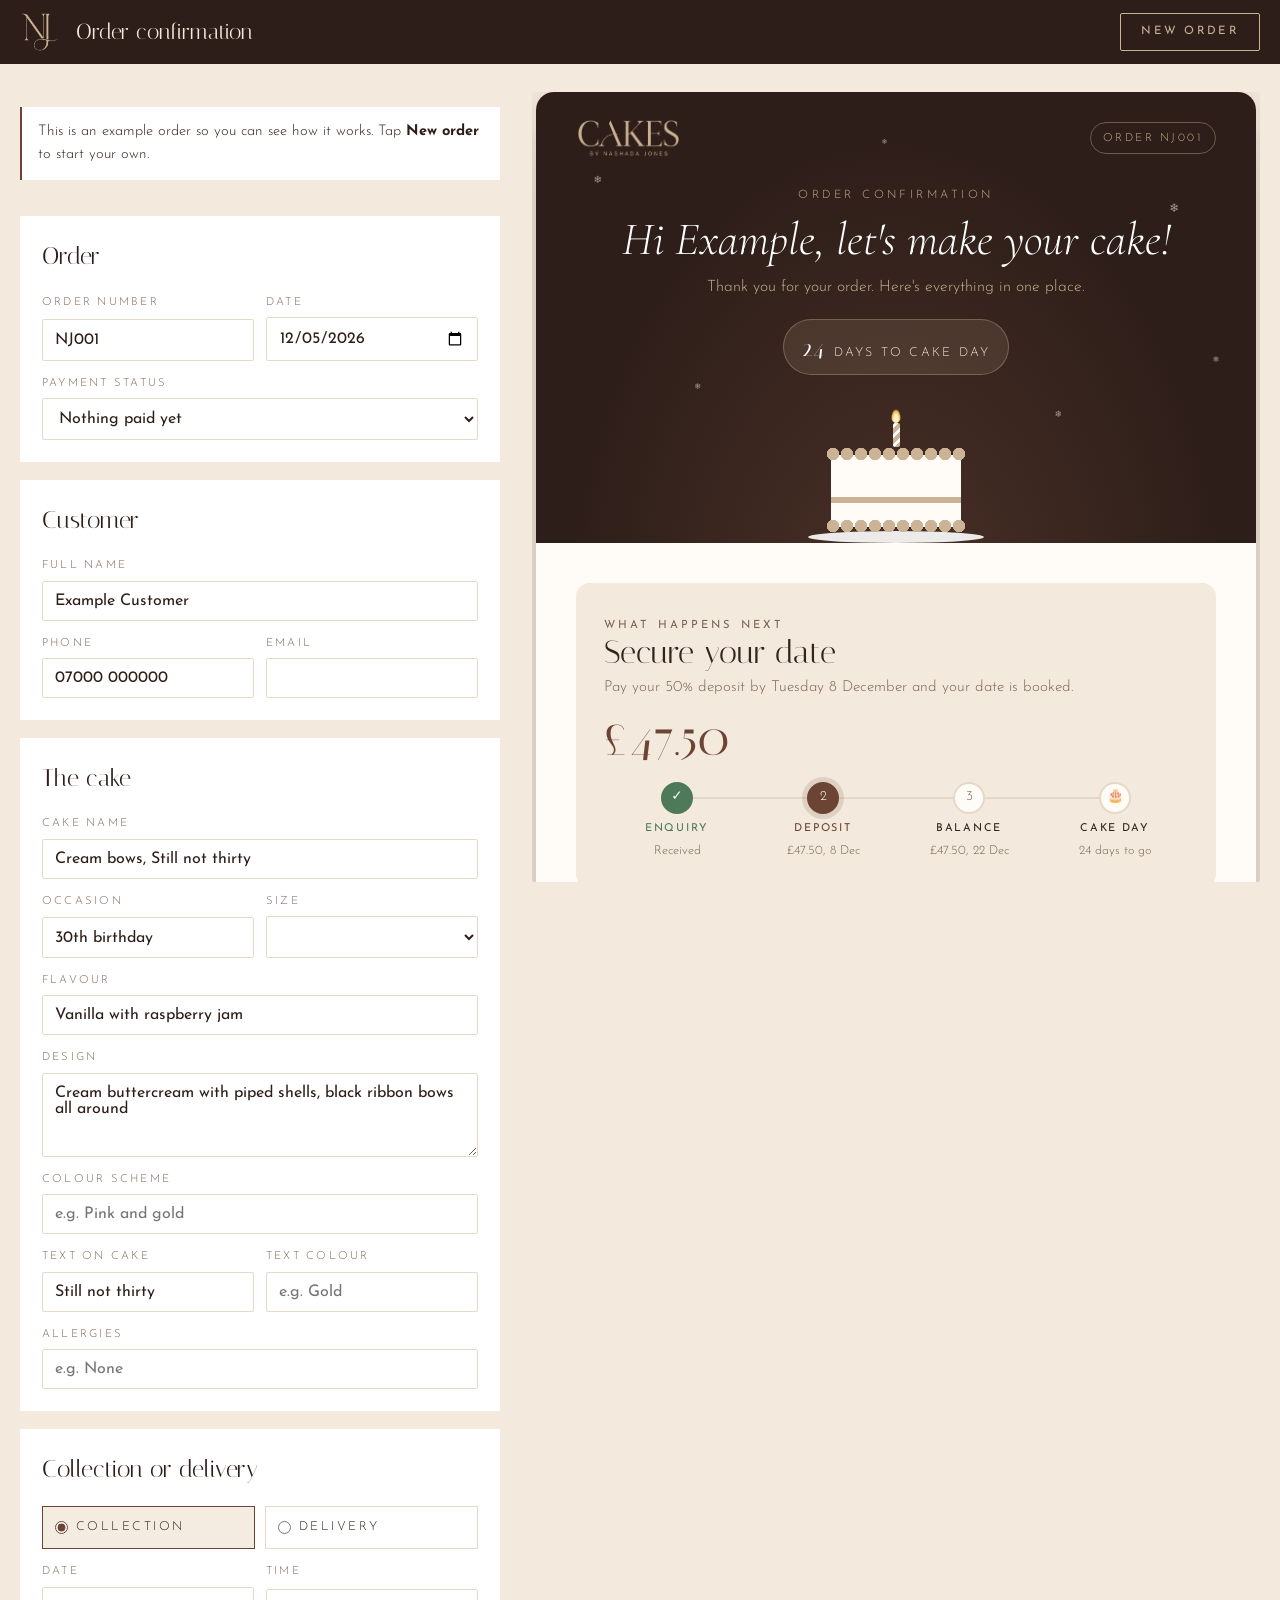
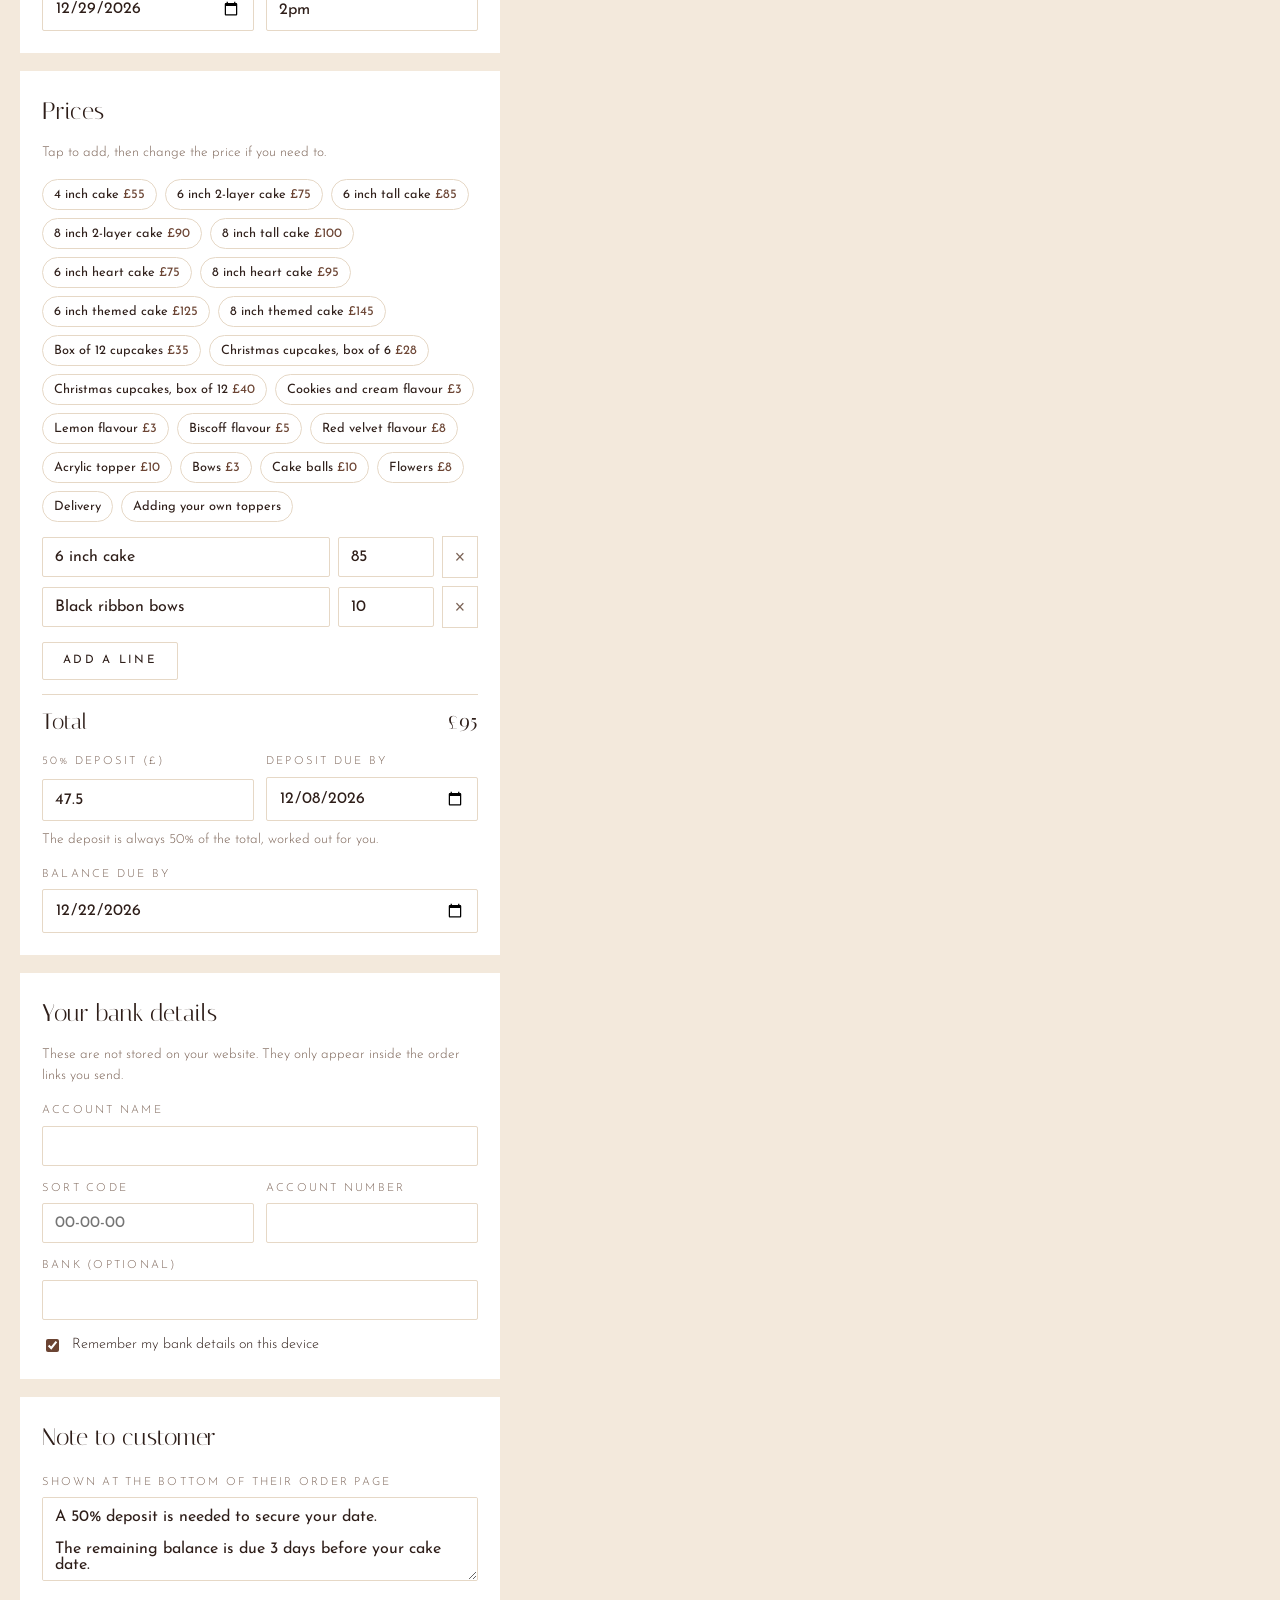
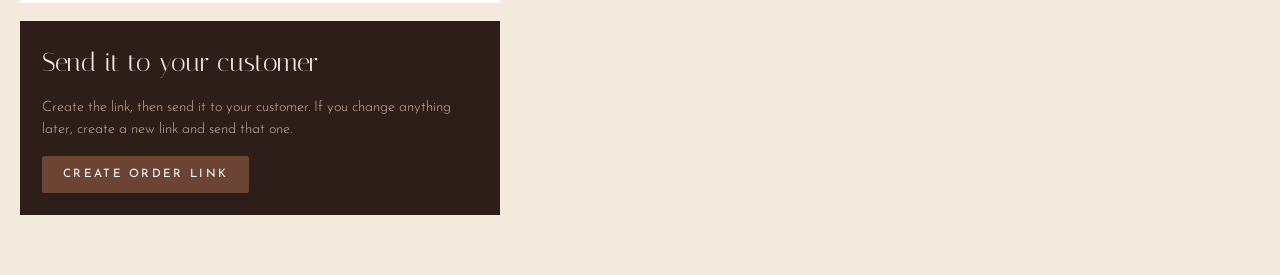
<file: invoice-maker.html>
<!doctype html>
<html lang="en">
<head>
<meta charset="utf-8">
<meta name="viewport" content="width=device-width, initial-scale=1, viewport-fit=cover">
<meta name="robots" content="noindex, nofollow">
<title>Order Confirmation Maker</title>
<meta name="claude:viewport-fit-sides" content="cover">
<link rel="icon" href="assets/brand/seal-brown.png">
<link rel="preconnect" href="https://fonts.googleapis.com">
<link rel="preconnect" href="https://fonts.gstatic.com" crossorigin>
<link rel="stylesheet" href="https://fonts.googleapis.com/css2?family=Italiana&family=Cormorant+Garamond:ital,wght@1,400;1,500&family=Josefin+Sans:wght@300;400;600&display=swap">
<link rel="stylesheet" href="assets/invoice/invoice.css">
<style>
/* Layout: form on the left, live invoice on the right; on phones, Edit and Preview tabs. */
* { box-sizing: border-box; }
[hidden] { display: none !important; }
body { margin: 0; background: var(--latte-soft); color: var(--cocoa); font-family: var(--body); font-weight: 300; font-size: 16px; line-height: 1.55; -webkit-font-smoothing: antialiased; }
:focus-visible { outline: 2px solid var(--burgundy); outline-offset: 2px; }
.bar { position: sticky; top: env(safe-area-inset-top, 0px); z-index: 10; background: var(--cocoa); color: var(--latte); }
body::before { content: ""; position: fixed; inset: 0 0 auto; height: env(safe-area-inset-top, 0px); z-index: 11; background: var(--cocoa); }
.bar-in { max-width: 1400px; margin: 0 auto; padding: 12px max(20px, env(safe-area-inset-right, 0px)) 12px max(20px, env(safe-area-inset-left, 0px)); display: flex; align-items: center; justify-content: space-between; gap: 16px; flex-wrap: wrap; }
.bar img { height: 40px; width: auto; }
.bar h1 { font-family: var(--display); font-weight: 400; font-size: 1.4rem; margin: 0; color: var(--latte-soft); }
.bar-left { display: flex; align-items: center; gap: 16px; }
@media (max-width: 520px) { .bar-in { flex-wrap: nowrap; } .bar img { height: 34px; } .bar h1 { font-size: 1.15rem; } .bar .btn { padding: 10px 12px; letter-spacing: .14em; } }
.btn { display: inline-flex; align-items: center; justify-content: center; gap: 10px; padding: 12px 20px; border: 1px solid currentColor; border-radius: 2px; background: none; color: inherit; cursor: pointer; font: 400 .72rem/1 var(--body); letter-spacing: .2em; text-transform: uppercase; text-decoration: none; transition: background .2s, color .2s; }
.btn--solid { background: var(--burgundy); border-color: var(--burgundy); color: var(--white); }
.btn--solid:hover { background: #573628; }
.btn--light { border-color: var(--latte); color: var(--latte); }
.btn--light:hover { background: var(--latte); color: var(--cocoa); }
.btn--line { border-color: var(--line); background: var(--white); color: var(--cocoa); }
.btn--line:hover { border-color: var(--cocoa); }

.tabs { display: none; background: var(--white); border-bottom: 1px solid var(--line); position: sticky; top: calc(64px + env(safe-area-inset-top, 0px)); z-index: 9; }
.tabs button { flex: 1; padding: 14px; border: 0; background: none; border-bottom: 2px solid transparent; font: 400 .74rem var(--body); letter-spacing: .22em; text-transform: uppercase; color: var(--muted); cursor: pointer; }
.tabs button[aria-selected="true"] { color: var(--cocoa); border-color: var(--burgundy); }

.layout { max-width: 1400px; margin: 0 auto; padding: 28px max(20px, env(safe-area-inset-right, 0px)) 60px max(20px, env(safe-area-inset-left, 0px)); display: grid; grid-template-columns: minmax(0, 480px) minmax(0, 1fr); gap: 32px; align-items: start; }
.preview { position: sticky; top: 92px; max-height: calc(100vh - 110px); overflow: auto; border-radius: 2px; }
@media (max-width: 900px) {
  .tabs { display: flex; }
  .layout { grid-template-columns: 1fr; padding-top: 18px; }
  .layout[data-view="edit"] .preview, .layout[data-view="preview"] .form { display: none; }
  .preview { position: static; max-height: none; margin-inline: calc(-1 * max(20px, env(safe-area-inset-left, 0px))); }
}

.example { background: var(--white); border-left: 2px solid var(--burgundy); padding: 14px 16px; font-size: .92rem; margin-bottom: 18px; }
.form { display: grid; gap: 18px; min-width: 0; }
fieldset { margin: 0; border: 0; background: var(--white); padding: 22px; display: grid; gap: 14px; min-width: 0; }
legend { float: left; width: 100%; padding: 0; margin-bottom: 4px; font-family: var(--display); font-size: 1.5rem; }
legend + * { clear: both; }
.legend-note { font-size: .85rem; color: var(--muted); margin: -6px 0 2px; }
label { display: grid; gap: 6px; font-size: .7rem; letter-spacing: .2em; text-transform: uppercase; color: var(--muted); }
input, select, textarea { font: 400 1rem var(--body); color: var(--cocoa); background: var(--white); border: 1px solid var(--line); border-radius: 2px; padding: 11px 12px; width: 100%; min-width: 0; letter-spacing: normal; text-transform: none; }
input:focus, select:focus, textarea:focus { border-color: var(--cocoa); outline: none; }
textarea { min-height: 84px; resize: vertical; }
.row2 { display: grid; grid-template-columns: 1fr 1fr; gap: 12px; }
@media (max-width: 420px) { .row2 { grid-template-columns: 1fr; } }
.radios { display: flex; gap: 10px; }
.radios label { flex: 1; display: flex; align-items: center; gap: 8px; border: 1px solid var(--line); padding: 11px 12px; cursor: pointer; font-size: .78rem; color: var(--cocoa); }
.radios input { width: auto; margin: 0; accent-color: var(--burgundy); }
.radios label:has(input:checked) { border-color: var(--burgundy); background: #F5ECE1; }

.chips { display: flex; flex-wrap: wrap; gap: 8px; }
.chip { border: 1px solid var(--line); background: var(--white); padding: 8px 11px; font: 400 .8rem var(--body); color: var(--cocoa); cursor: pointer; border-radius: 999px; }
.chip:hover { border-color: var(--cocoa); }
.chip span { color: var(--burgundy); margin-left: 4px; }
.items { display: grid; gap: 8px; }
.item { display: grid; grid-template-columns: 1fr 96px 36px; gap: 8px; align-items: center; }
.item .x { width: 36px; height: 42px; border: 1px solid var(--line); background: var(--white); cursor: pointer; font-size: 1.1rem; color: var(--muted); }
.item .x:hover { color: var(--burgundy); border-color: var(--burgundy); }
.add-line { justify-self: start; }
.sum { display: flex; justify-content: space-between; font-family: var(--display); font-size: 1.4rem; border-top: 1px solid var(--line); padding-top: 10px; font-variant-numeric: tabular-nums; }
.dep-quick { display: flex; gap: 8px; flex-wrap: wrap; }
.check { display: flex; align-items: center; gap: 10px; text-transform: none; letter-spacing: 0; font-size: .9rem; color: var(--cocoa); }
.check input { width: auto; accent-color: var(--burgundy); }

.share { background: var(--cocoa); color: var(--latte-soft); padding: 22px; display: grid; gap: 14px; }
.share h2 { font-family: var(--display); font-weight: 400; font-size: 1.6rem; margin: 0; }
.share p { font-size: .9rem; color: var(--latte); margin: 0; }
.share .link-box { background: rgba(255,255,255,.08); border: 1px solid rgba(204,179,149,.4); padding: 10px 12px; font-size: .8rem; overflow-wrap: anywhere; color: var(--latte-soft); max-height: 90px; overflow: auto; }
.share .acts { display: flex; flex-wrap: wrap; gap: 10px; }
.clear-confirm { color: var(--burgundy); }
.toast { position: fixed; left: 50%; bottom: calc(24px + env(safe-area-inset-bottom, 0px)); transform: translate(-50%, 20px); opacity: 0; pointer-events: none; z-index: 60; background: var(--cocoa); color: var(--latte-soft); padding: 13px 22px; border-radius: 999px; font-size: .9rem; transition: opacity .3s, transform .3s; max-width: calc(100% - 40px); text-align: center; }
.toast.show { opacity: 1; transform: translate(-50%, 0); }
</style>
</head>
<body>
<header class="bar">
  <div class="bar-in">
    <div class="bar-left"><img src="assets/brand/monogram-cream.png" alt=""><h1>Order confirmation</h1></div>
    <button class="btn btn--light" id="newBtn" type="button">New order</button>
  </div>
</header>
<div class="tabs" role="tablist" aria-label="Edit or preview">
  <button role="tab" id="tabEdit" aria-selected="true">Edit</button>
  <button role="tab" id="tabPrev" aria-selected="false">Preview</button>
</div>

<div class="layout" id="layout" data-view="edit">
  <form class="form" id="form" autocomplete="off">
    <p class="example" id="exampleNote" hidden>This is an example order so you can see how it works. Tap <b>New order</b> to start your own.</p>

    <fieldset>
      <legend>Order</legend>
      <div class="row2">
        <label>Order number<input id="n"></label>
        <label>Date<input id="date" type="date"></label>
      </div>
      <label>Payment status
        <select id="paid">
          <option value="none">Nothing paid yet</option>
          <option value="deposit">Deposit received</option>
          <option value="full">Paid in full</option>
        </select>
      </label>
    </fieldset>

    <fieldset>
      <legend>Customer</legend>
      <label>Full name<input id="cName"></label>
      <div class="row2">
        <label>Phone<input id="cPhone" type="tel"></label>
        <label>Email<input id="cEmail" type="email"></label>
      </div>
    </fieldset>

    <fieldset>
      <legend>The cake</legend>
      <label>Cake name<input id="kTitle" placeholder="e.g. Pink heart with pearls"></label>
      <div class="row2">
        <label>Occasion<input id="eOcc" placeholder="e.g. 30th birthday"></label>
        <label>Size
          <select id="kSize">
            <option value="">Choose</option>
            <option>4 inch tall</option><option>6 inch 2-layer</option><option>6 inch tall</option><option>8 inch 2-layer</option><option>8 inch tall</option><option>6 inch heart</option><option>8 inch heart</option>
            <option>6 inch themed</option><option>8 inch themed</option>
            <option>Box of 12 cupcakes</option><option>Christmas cupcakes, box of 6</option><option>Christmas cupcakes, box of 12</option><option>Other</option>
          </select>
        </label>
      </div>
      <label>Flavour<input id="kFlavour" placeholder="e.g. Vanilla with strawberry jam"></label>
      <label>Design<textarea id="kDesign" placeholder="Colours, piping style, toppers, inspiration"></textarea></label>
      <label>Colour scheme<input id="kColour" placeholder="e.g. Pink and gold"></label>
      <div class="row2">
        <label>Text on cake<input id="kMsg" placeholder="e.g. Happy 30th Ryan"></label>
        <label>Text colour<input id="kTextColour" placeholder="e.g. Gold"></label>
      </div>
      <label>Allergies<input id="kAllergies" placeholder="e.g. None"></label>
    </fieldset>

    <fieldset>
      <legend>Collection or delivery</legend>
      <div class="radios">
        <label><input type="radio" name="method" value="collection" id="mCol" checked> Collection</label>
        <label><input type="radio" name="method" value="delivery" id="mDel"> Delivery</label>
      </div>
      <div class="row2">
        <label>Date<input id="eDate" type="date"></label>
        <label>Time<input id="eTime" placeholder="e.g. 2pm"></label>
      </div>
      <label id="addrWrap" hidden>Delivery address<textarea id="eAddr"></textarea></label>
    </fieldset>

    <fieldset>
      <legend>Prices</legend>
      <p class="legend-note">Tap to add, then change the price if you need to.</p>
      <div class="chips" id="quick"></div>
      <div class="items" id="items"></div>
      <button class="btn btn--line add-line" type="button" id="addLine">Add a line</button>
      <div class="sum"><span>Total</span><span id="sumTotal">&pound;0</span></div>
      <div class="row2">
        <label>50% deposit (&pound;)<input id="dep" type="number" min="0" step="0.01" inputmode="decimal"></label>
        <label>Deposit due by<input id="depDue" type="date"></label>
      </div>
      <p class="legend-note" id="depNote">The deposit is always 50% of the total, worked out for you.</p>
      <div class="dep-quick" id="depReset" hidden><button class="chip" type="button" data-pct="50">Go back to 50%</button></div>
      <label>Balance due by<input id="balDue" type="date"></label>
    </fieldset>

    <fieldset>
      <legend>Your bank details</legend>
      <p class="legend-note">These are not stored on your website. They only appear inside the order links you send.</p>
      <label>Account name<input id="bName"></label>
      <div class="row2">
        <label>Sort code<input id="bSort" inputmode="numeric" placeholder="00-00-00"></label>
        <label>Account number<input id="bAcc" inputmode="numeric"></label>
      </div>
      <label>Bank (optional)<input id="bBank"></label>
      <label class="check"><input type="checkbox" id="bRemember" checked> Remember my bank details on this device</label>
    </fieldset>

    <fieldset>
      <legend>Note to customer</legend>
      <label>Shown at the bottom of their order page<textarea id="notes"></textarea></label>
    </fieldset>

    <section class="share">
      <h2>Send it to your customer</h2>
      <p>Create the link, then send it to your customer. If you change anything later, create a new link and send that one.</p>
      <div class="acts"><button class="btn btn--solid" type="button" id="makeLink">Create order link</button></div>
      <div id="linkOut" hidden>
        <div class="link-box" id="linkBox"></div>
        <div class="acts" style="margin-top: 12px">
          <button class="btn btn--light" type="button" id="copyLink">Copy link</button>
          <a class="btn btn--light" id="waLink" href="#" target="_blank" rel="noopener">WhatsApp</a>
          <a class="btn btn--light" id="mailLink" href="#" target="_blank" rel="noopener">Email</a>
          <a class="btn btn--light" id="openLink" href="#" target="_blank" rel="noopener">Open</a>
        </div>
      </div>
    </section>
  </form>

  <div class="preview" id="preview" aria-label="Order preview"></div>
</div>
<div class="toast" id="toast" role="status"></div>

<script src="assets/invoice/invoice.js"></script>
<script>
// Your prices, used for the quick-add buttons
const PRICE_LIST = [
  { t: "4 inch cake", a: 55 }, { t: "6 inch 2-layer cake", a: 75 }, { t: "6 inch tall cake", a: 85 }, { t: "8 inch 2-layer cake", a: 90 }, { t: "8 inch tall cake", a: 100 }, { t: "6 inch heart cake", a: 75 }, { t: "8 inch heart cake", a: 95 },
  { t: "6 inch themed cake", a: 125 }, { t: "8 inch themed cake", a: 145 },
  { t: "Box of 12 cupcakes", a: 35 }, { t: "Christmas cupcakes, box of 6", a: 28 }, { t: "Christmas cupcakes, box of 12", a: 40 }, { t: "Cookies and cream flavour", a: 3 }, { t: "Lemon flavour", a: 3 }, { t: "Biscoff flavour", a: 5 }, { t: "Red velvet flavour", a: 8 }, { t: "Acrylic topper", a: 10 }, { t: "Bows", a: 3 }, { t: "Cake balls", a: 10 }, { t: "Flowers", a: 8 }, { t: "Delivery", a: 0 }, { t: "Adding your own toppers", a: 0 }
];
const XMAS_NOTE = "Full payment is needed to secure your Christmas box.\n\nCollection only, on 23rd or 24th December.\n\nThank you for choosing Cakes by Nashada Jones!";
const DEFAULT_NOTE = "A 50% deposit is needed to secure your date.\n\nThe remaining balance is due 3 days before your cake date.\n\nThank you for choosing Cakes by Nashada Jones!";

const $ = (s) => document.querySelector(s);
const store = {
  get(k) { try { return JSON.parse(localStorage.getItem(k)); } catch (_) { return null; } },
  set(k, v) { try { localStorage.setItem(k, JSON.stringify(v)); } catch (_) {} },
  del(k) { try { localStorage.removeItem(k); } catch (_) {} }
};
const toast = (m) => { const t = $("#toast"); t.textContent = m; t.classList.add("show"); clearTimeout(toast.t); toast.t = setTimeout(() => t.classList.remove("show"), 2400); };
const isoToday = (plus = 0) => { const d = new Date(); d.setDate(d.getDate() + plus); return new Date(d.getTime() - d.getTimezoneOffset() * 60000).toISOString().slice(0, 10); };
// Invoice numbers count up on this device: NJ001, NJ002, NJ003...
const fmtNum = (n) => "NJ" + String(n).padStart(3, "0");
const lastNumber = () => { const v = store.get("nj-invoice-last"); return Number.isInteger(v) ? v : 0; };
const newNumber = () => fmtNum(lastNumber() + 1);
function noteNumber(n) { const m = /^NJ-?(\d+)$/i.exec(String(n || "").trim()); if (m && +m[1] > lastNumber()) store.set("nj-invoice-last", +m[1]); }

const EXAMPLE = {
  n: "NJ001", date: isoToday(), paid: "none",
  c: { name: "Example Customer", phone: "07000 000000", email: "" },
  e: { occ: "30th birthday", date: isoToday(24), time: "2pm", method: "collection", addr: "" },
  k: { title: "Cream bows, Still not thirty", size: "6 inch", flavour: "Vanilla with raspberry jam", design: "Cream buttercream with piped shells, black ribbon bows all around", msg: "Still not thirty" },
  items: [{ t: "6 inch cake", a: 85 }, { t: "Black ribbon bows", a: 10 }],
  dep: "", depDue: isoToday(3), balDue: isoToday(17),
  notes: DEFAULT_NOTE, example: true
};
const BLANK = () => ({ n: newNumber(), date: isoToday(), paid: "none", c: {}, e: { method: "collection" }, k: {}, items: [], dep: "", depDue: isoToday(3), balDue: "", notes: DEFAULT_NOTE });

let items = [];
const fields = { n: "n", date: "date", paid: "paid", cName: "c.name", cPhone: "c.phone", cEmail: "c.email", kTitle: "k.title", eOcc: "e.occ", kSize: "k.size", kFlavour: "k.flavour", kColour: "k.colour", kTextColour: "k.textColour", kAllergies: "k.allergies", kDesign: "k.design", kMsg: "k.msg", eDate: "e.date", eTime: "e.time", eAddr: "e.addr", dep: "dep", depDue: "depDue", balDue: "balDue", notes: "notes", bName: "bank.name", bSort: "bank.sort", bAcc: "bank.acc", bBank: "bank.bank" };
const getPath = (o, p) => p.split(".").reduce((x, k) => (x ? x[k] : undefined), o);

function load(d) {
  for (const [id, path] of Object.entries(fields)) { const v = getPath(d, path); if (!path.startsWith("bank.")) $("#" + id).value = v ?? ""; }
  (d.e?.method === "delivery" ? $("#mDel") : $("#mCol")).checked = true;
  items = (d.items || []).map((i) => ({ ...i }));
  const half = Math.round(itemsTotal() * 50) / 100;
  depAuto = !d.dep || Math.abs(parseFloat(d.dep) - half) < 0.01;
  $("#exampleNote").hidden = !d.example;
  drawItems(); update();
}
function read() {
  const d = { c: {}, e: {}, k: {}, bank: {} };
  for (const [id, path] of Object.entries(fields)) {
    const [a, b] = path.split(".");
    const v = $("#" + id).value.trim();
    if (b) d[a][b] = v; else d[a] = v;
  }
  d.e.method = $("#mDel").checked ? "delivery" : "collection";
  d.items = items.filter((i) => i.t || i.a);
  d.dep = parseFloat(d.dep) || 0;
  return d;
}

function drawItems() {
  $("#items").innerHTML = items.map((it, i) => `
    <div class="item">
      <input aria-label="Item" data-i="${i}" data-k="t" value="${String(it.t ?? "").replace(/"/g, "&quot;")}" placeholder="Item">
      <input aria-label="Price in pounds" data-i="${i}" data-k="a" type="number" min="0" step="0.01" inputmode="decimal" value="${it.a ?? ""}" placeholder="&pound;">
      <button type="button" class="x" data-del="${i}" aria-label="Remove line">&times;</button>
    </div>`).join("");
}
$("#items").addEventListener("input", (e) => { const el = e.target; if (el.dataset.i == null) return; items[el.dataset.i][el.dataset.k] = el.dataset.k === "a" ? el.value : el.value; update(); });
$("#items").addEventListener("click", (e) => { const b = e.target.closest("[data-del]"); if (!b) return; items.splice(+b.dataset.del, 1); drawItems(); update(); });
$("#addLine").addEventListener("click", () => { items.push({ t: "", a: "" }); drawItems(); $("#items").lastElementChild.querySelector("input").focus(); });
$("#quick").innerHTML = PRICE_LIST.map((p, i) => `<button type="button" class="chip" data-q="${i}">${p.t}${p.a ? `<span>&pound;${p.a}</span>` : ""}</button>`).join("");
$("#quick").addEventListener("click", (e) => { const b = e.target.closest("[data-q]"); if (!b) return; const p = PRICE_LIST[b.dataset.q]; items.push({ t: p.t, a: p.a || "" }); drawItems(); update(); });
// Deposit: always 50% unless you type a different amount
let depAuto = true;
const itemsTotal = () => items.reduce((s, i) => s + (parseFloat(i.a) || 0), 0);
document.querySelectorAll("[data-pct]").forEach((b) => b.addEventListener("click", () => { depAuto = true; update(); }));
$("#dep").addEventListener("input", () => { depAuto = false; });

function update() {
  const xmasOrder = items.some((i) => /^christmas cupcakes/i.test(i.t || ""));
  if (depAuto) { const t = itemsTotal(); $("#dep").value = t ? (xmasOrder ? "" : Math.round(t * 50) / 100) : ""; }
  if (xmasOrder && ($("#notes").value === DEFAULT_NOTE)) $("#notes").value = XMAS_NOTE;
  if (!xmasOrder && ($("#notes").value === XMAS_NOTE)) $("#notes").value = DEFAULT_NOTE;
  $("#depReset").hidden = depAuto;
  $("#depNote").textContent = xmasOrder && depAuto ? "Christmas boxes are paid in full, so there's no deposit." : depAuto ? "The deposit is always 50% of the total, worked out for you." : "You changed the deposit by hand.";
  const d = read();
  $("#addrWrap").hidden = d.e.method !== "delivery";
  $("#sumTotal").textContent = NJInvoice.money(NJInvoice.totals(d).total);
  $("#preview").innerHTML = NJInvoice.render(d);
  $("#linkOut").hidden = true;
  const draft = { ...d }; delete draft.bank; draft.example = !$("#exampleNote").hidden;
  store.set("nj-invoice-draft", draft);
  if ($("#bRemember").checked) store.set("nj-bank", d.bank); else store.del("nj-bank");
}
$("#form").addEventListener("input", (e) => { if (e.target.closest(".item")) return; if (!["bRemember"].includes(e.target.id)) $("#exampleNote").hidden = true; update(); });
$("#eDate").addEventListener("change", () => {
  const v = $("#eDate").value; if (!v) return;
  const [y, m, d] = v.split("-").map(Number); const t = new Date(y, m - 1, d - 3);
  $("#balDue").value = `${t.getFullYear()}-${String(t.getMonth() + 1).padStart(2, "0")}-${String(t.getDate()).padStart(2, "0")}`;
});
$("#form").addEventListener("change", update);
$("#form").addEventListener("submit", (e) => e.preventDefault());
NJInvoice.bind($("#preview"));

// Link
async function makeLink() {
  const d = read(); delete d.example;
  const base = (location.protocol.startsWith("http") ? location.origin : "") + "/order-confirmation";
  return { url: `${base}#o=${await NJInvoice.pack(d)}`, d };
}
$("#makeLink").addEventListener("click", async () => {
  const d0 = read();
  if (!d0.bank.sort || !d0.bank.acc) toast("Tip: add your bank details so the customer can pay.");
  const { url, d } = await makeLink();
  if ($("#exampleNote").hidden) noteNumber(d.n);
  const first = (d.c.name || "").split(/\s+/)[0];
  const msg = `Hi${first ? " " + first : ""}, here's your order confirmation from Cakes by Nashada Jones: ${url}`;
  $("#linkBox").textContent = url;
  $("#waLink").href = "https://wa.me/?text=" + encodeURIComponent(msg);
  $("#mailLink").href = `mailto:${encodeURIComponent(d.c.email || "")}?subject=${encodeURIComponent("Your order confirmation " + d.n + " from Cakes by Nashada Jones")}&body=${encodeURIComponent(msg)}`;
  $("#openLink").href = url;
  $("#linkOut").hidden = false;
});
$("#copyLink").addEventListener("click", () => {
  const text = $("#linkBox").textContent;
  const sel = () => { const r = document.createRange(); r.selectNodeContents($("#linkBox")); const s = getSelection(); s.removeAllRanges(); s.addRange(r); toast("Link selected. Copy it from your menu."); };
  try { navigator.clipboard.writeText(text).then(() => toast("Link copied"), sel); } catch (_) { sel(); }
});

// New invoice (tap twice to confirm)
let clearArmed = false;
$("#newBtn").addEventListener("click", () => {
  if (!clearArmed && $("#exampleNote").hidden) { clearArmed = true; $("#newBtn").textContent = "Tap again to clear"; setTimeout(() => { clearArmed = false; $("#newBtn").textContent = "New order"; }, 3000); return; }
  clearArmed = false; $("#newBtn").textContent = "New order";
  load(BLANK()); $("#exampleNote").hidden = true; update(); scrollTo({ top: 0 }); toast("New order started. Your bank details were kept.");
});

// Phone tabs
const setView = (v) => { $("#layout").dataset.view = v; $("#tabEdit").setAttribute("aria-selected", v === "edit"); $("#tabPrev").setAttribute("aria-selected", v === "preview"); scrollTo({ top: 0 }); };
$("#tabEdit").addEventListener("click", () => setView("edit"));
$("#tabPrev").addEventListener("click", () => setView("preview"));

// Start: saved draft, or the example
const bank = store.get("nj-bank") || {};
$("#bName").value = bank.name || ""; $("#bSort").value = bank.sort || ""; $("#bAcc").value = bank.acc || ""; $("#bBank").value = bank.bank || "";
let fromLink = null;
(async () => {
  try { fromLink = await NJInvoice.fromHash(location.hash); } catch (_) { fromLink = null; }
  if (fromLink) { delete fromLink.bank; if (!fromLink.n) fromLink.n = newNumber(); load(fromLink); $("#exampleNote").hidden = true; update(); history.replaceState(null, "", location.pathname); toast("Order loaded. Check it, then create the link."); }
  else load(store.get("nj-invoice-draft") || EXAMPLE);
})();
</script>
</body>
</html>
</file>
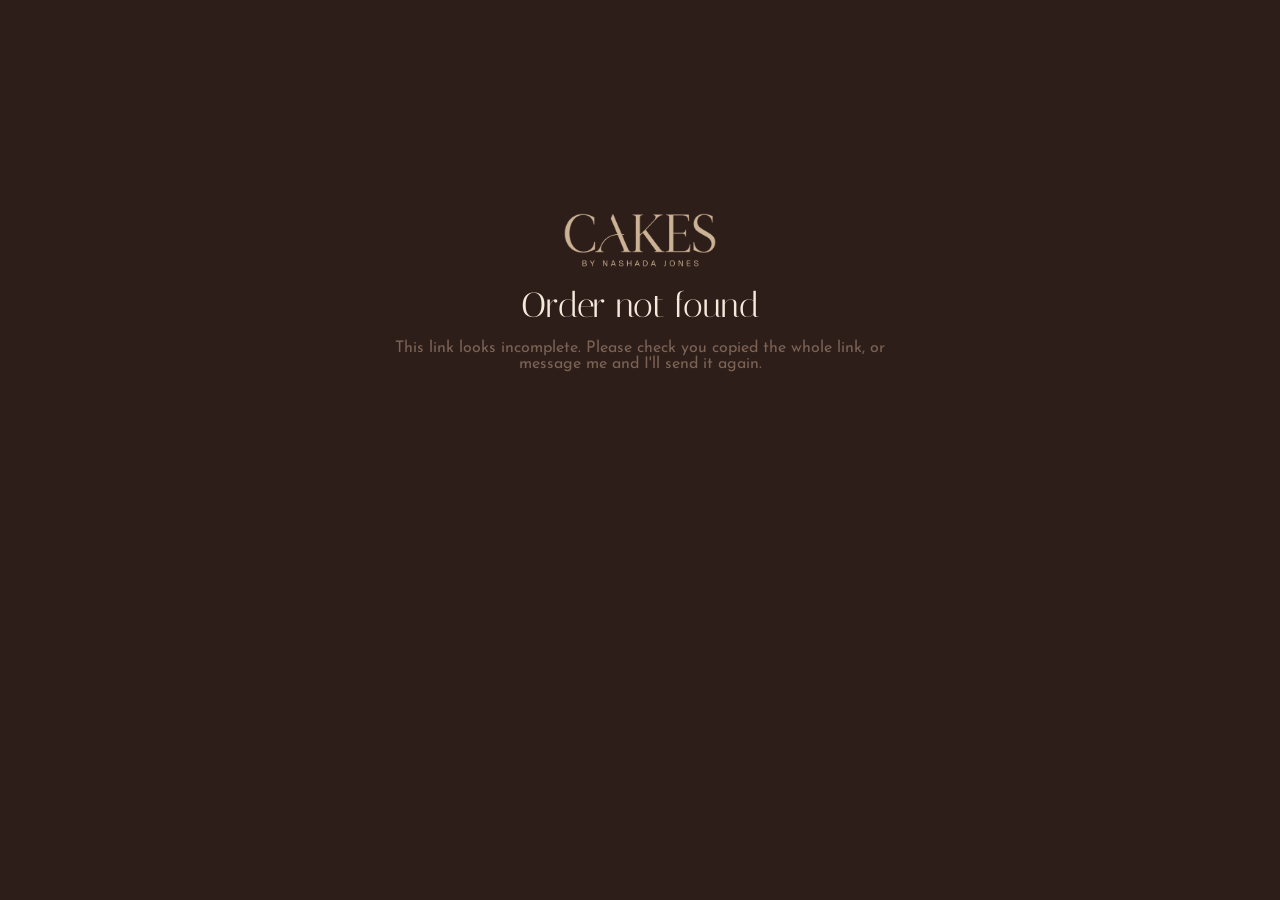
<file: invoice.html>
<!doctype html>
<html lang="en">
<head>
<meta charset="utf-8">
<meta name="viewport" content="width=device-width, initial-scale=1, viewport-fit=cover">
<meta name="robots" content="noindex, nofollow">
<title>Order Confirmation · Cakes by Nashada Jones</title>
<link rel="icon" href="assets/brand/seal-brown.png">
<link rel="preconnect" href="https://fonts.googleapis.com">
<link rel="preconnect" href="https://fonts.gstatic.com" crossorigin>
<link rel="stylesheet" href="https://fonts.googleapis.com/css2?family=Italiana&family=Cormorant+Garamond:ital,wght@1,400;1,500&family=Josefin+Sans:wght@300;400;600&display=swap">
<link rel="stylesheet" href="assets/invoice/invoice.css">
<style>
  body { margin: 0; background: var(--cocoa); padding: clamp(0px, 4vw, 48px) 0; padding-left: max(0px, env(safe-area-inset-left, 0px)); padding-right: max(0px, env(safe-area-inset-right, 0px)); }
  .empty { max-width: 520px; margin: 18vh auto; padding: 0 20px; text-align: center; font-family: var(--body); color: var(--latte-soft); display: grid; gap: 14px; justify-items: center; }
  .empty img { height: 60px; }
  .empty h1 { font-family: var(--display); font-weight: 400; font-size: 2.2rem; margin: 0; }
  .empty p { color: var(--muted); margin: 0; }
  @media print { body { background: var(--white); padding: 0; } }
</style>
</head>
<body>
<main id="app"></main>
<script src="assets/invoice/invoice.js"></script>
<script>
  const app = document.getElementById("app");
  (async () => {
    let data = null;
    try { data = await NJInvoice.fromHash(location.hash); } catch (_) { data = null; }
    if (data) {
      app.innerHTML = NJInvoice.render(data, { printButton: true });
      document.title = `Order confirmation ${data.n || ""} · Cakes by Nashada Jones`;
      NJInvoice.bind(app);
    } else {
      app.innerHTML = `<div class="empty"><img src="assets/brand/wordmark-cream.png" alt="Cakes by Nashada Jones"><h1>Order not found</h1><p>This link looks incomplete. Please check you copied the whole link, or message me and I'll send it again.</p></div>`;
    }
  })();
</script>
</body>
</html>
</file>
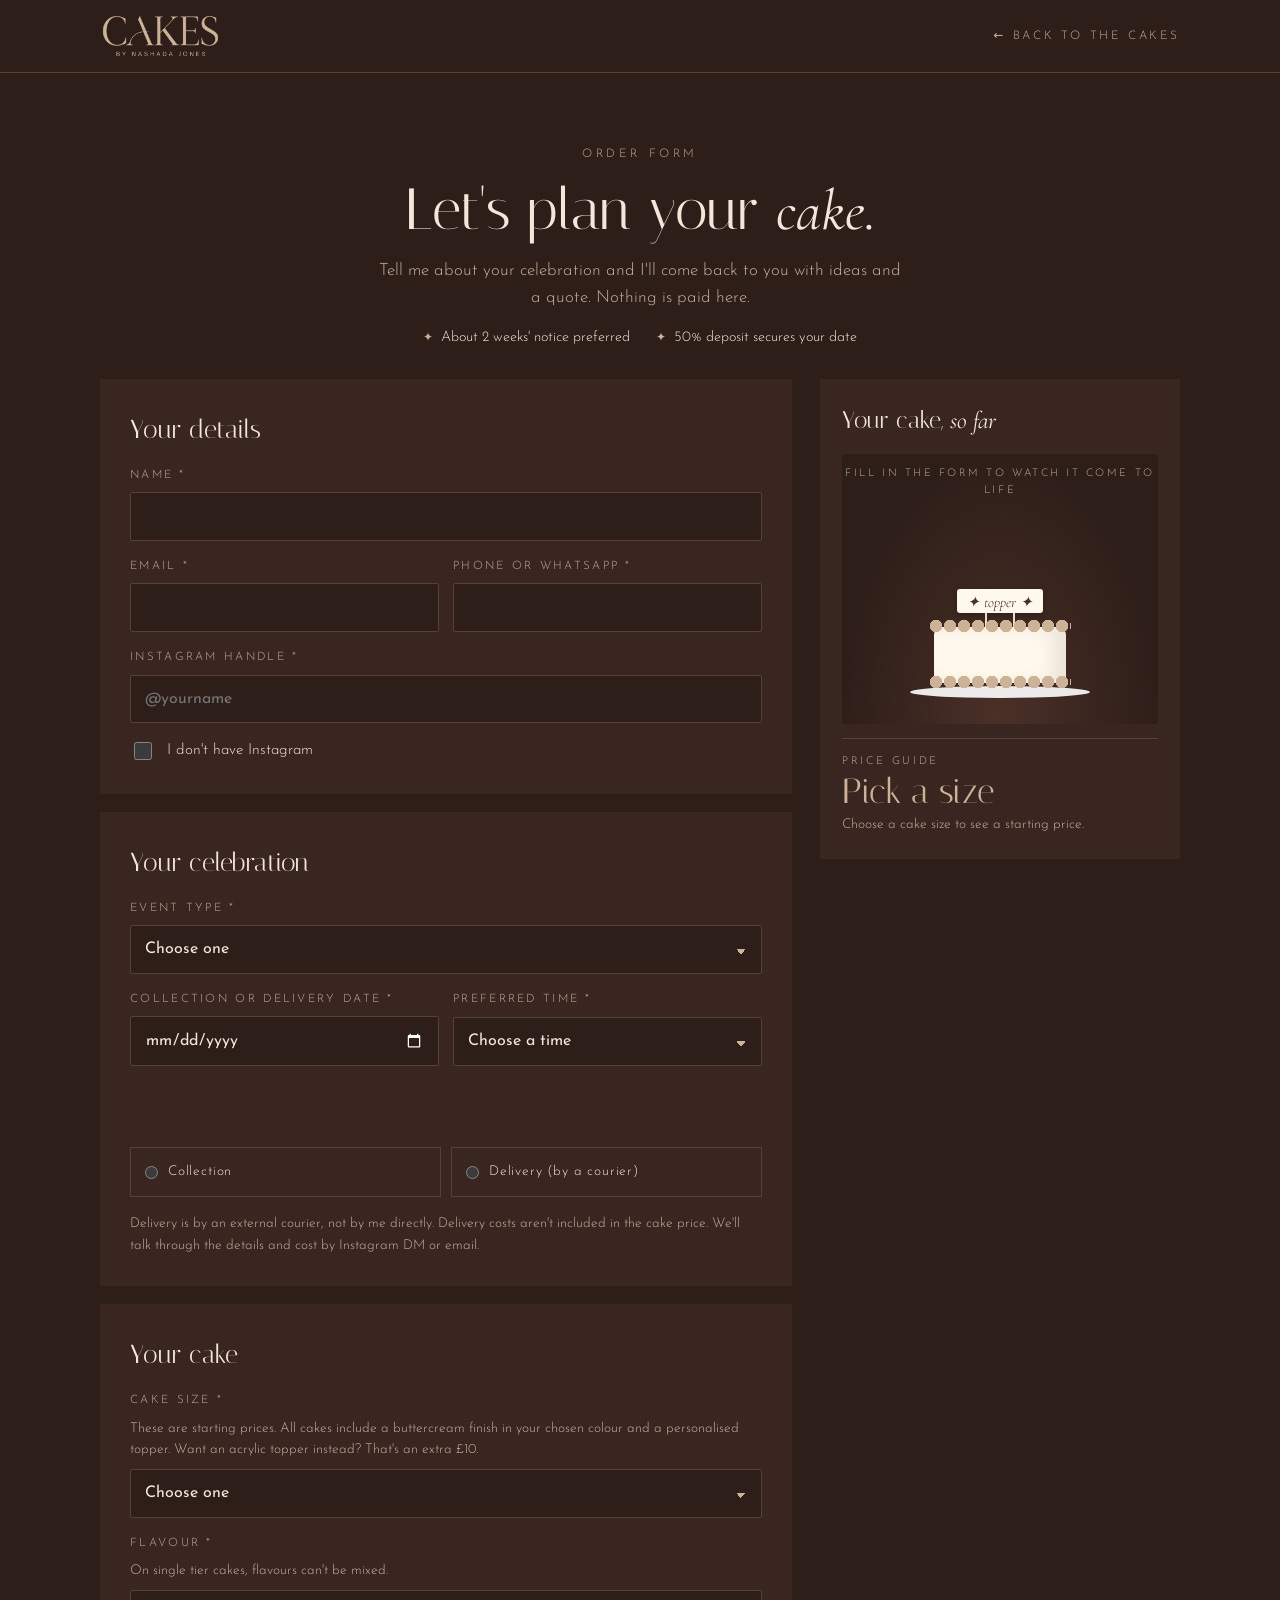
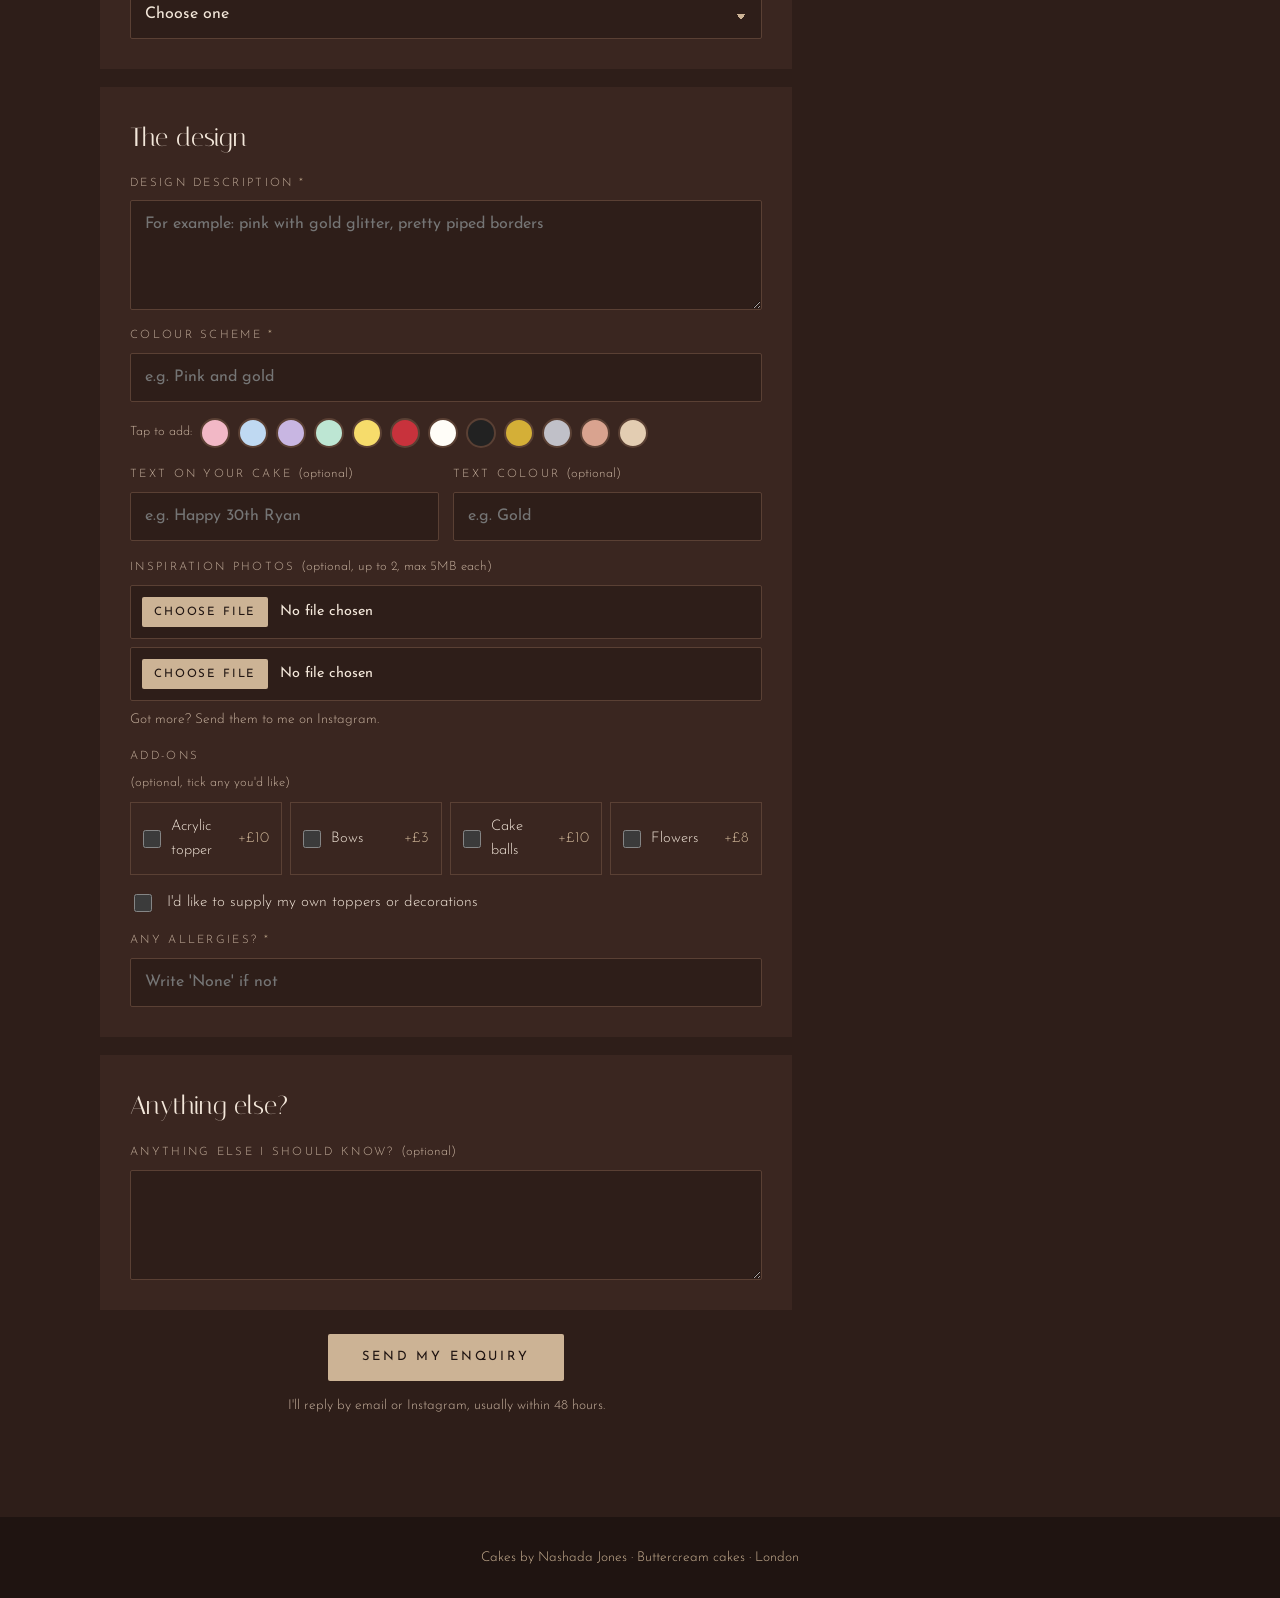
<file: order.html>
<!doctype html>
<html lang="en">
<head>
<meta charset="utf-8">
<meta name="viewport" content="width=device-width, initial-scale=1, viewport-fit=cover">
<title>Order Form · Cakes by Nashada Jones</title>
<meta name="description" content="Enquire about a buttercream cake or cupcakes from Cakes by Nashada Jones, London.">
<meta name="theme-color" content="#2E1E19">
<link rel="icon" href="assets/brand/seal-brown.png">
<link rel="preconnect" href="https://fonts.googleapis.com">
<link rel="preconnect" href="https://fonts.gstatic.com" crossorigin>
<link rel="stylesheet" href="https://fonts.googleapis.com/css2?family=Italiana&family=Cormorant+Garamond:ital,wght@1,400;1,500&family=Josefin+Sans:wght@300;400;600&display=swap">
<style>
/* Same dark chocolate palette as the main site */
:root {
  --bg: #2E1E19; --panel: #3A2620; --field: #2E1E19; --line: #5A4034;
  --text: #F3E7DA; --muted: #C7B19E; --latte: #CCB395; --deep: #1F1411; --ok: #9FC2A0;
  --display: "Italiana", "Didot", "Bodoni 72", Georgia, serif;
  --script: "Cormorant Garamond", Georgia, serif;
  --body: "Josefin Sans", "Futura", "Century Gothic", system-ui, sans-serif;
  color-scheme: dark;
}
* { box-sizing: border-box; }
[hidden] { display: none !important; }
body { margin: 0; background: var(--bg); color: var(--text); font-family: var(--body); font-weight: 300; font-size: 17px; line-height: 1.6; -webkit-font-smoothing: antialiased; }
a { color: inherit; }
:focus-visible { outline: 2px solid var(--latte); outline-offset: 2px; }
.wrap { max-width: 760px; margin: 0 auto; padding-left: max(20px, env(safe-area-inset-left, 0px)); padding-right: max(20px, env(safe-area-inset-right, 0px)); }
header { border-bottom: 1px solid var(--line); }
header .wrap { max-width: 1120px; display: flex; justify-content: space-between; align-items: center; height: 72px; }
header img { height: 46px; width: auto; display: block; }
.back { text-decoration: none; font-size: .74rem; letter-spacing: .22em; text-transform: uppercase; color: var(--latte); }
.intro { padding-block: clamp(40px, 7vw, 72px) 30px; text-align: center; display: grid; gap: 14px; justify-items: center; }
.eyebrow { margin: 0; font-size: .74rem; letter-spacing: .3em; text-transform: uppercase; color: var(--muted); }
h1 { margin: 0; font-family: var(--display); font-weight: 400; font-size: clamp(2.4rem, 7vw, 3.6rem); line-height: 1.1; }
h1 em, h2 em { font-family: var(--script); font-style: italic; }
.intro p { margin: 0; color: var(--muted); max-width: 48ch; }
.notes { display: flex; flex-wrap: wrap; justify-content: center; gap: 6px 26px; font-size: .9rem; }
.notes span::before { content: "\2726"; color: var(--latte); margin-right: 8px; font-size: .75rem; }

form { display: grid; gap: 18px; padding-bottom: 64px; }
fieldset { margin: 0; border: 0; background: var(--panel); padding: clamp(20px, 4vw, 30px); display: grid; gap: 16px; min-width: 0; }
legend { float: left; width: 100%; padding: 0; font-family: var(--display); font-size: 1.6rem; }
legend + * { clear: both; }
label, .label { display: flex; flex-wrap: wrap; align-items: baseline; column-gap: 6px; row-gap: 8px; font-size: .72rem; letter-spacing: .2em; text-transform: uppercase; color: var(--muted); }
.req { color: var(--latte); }
.opt { text-transform: none; letter-spacing: 0; font-size: .8rem; }
input, select, textarea { width: 100%; min-width: 0; max-width: 100%; display: block; font: 400 1rem/1.3 var(--body); color: var(--text); background: var(--field); border: 1px solid var(--line); border-radius: 2px; padding: 13px 14px; letter-spacing: normal; text-transform: none; -webkit-appearance: none; appearance: none; }
select { background-image: linear-gradient(45deg, transparent 50%, var(--latte) 50%), linear-gradient(135deg, var(--latte) 50%, transparent 50%); background-position: calc(100% - 20px) 55%, calc(100% - 15px) 55%; background-size: 5px 5px; background-repeat: no-repeat; padding-right: 38px; }
input[type="date"] { height: 50px; }
input[type="date"]::-webkit-date-and-time-value { text-align: left; }
input:focus, select:focus, textarea:focus { outline: none; border-color: var(--latte); }
textarea { min-height: 110px; resize: vertical; }
input[type="file"] { padding: 11px; font-size: .9rem; }
input[type="file"]::file-selector-button { font: 400 .72rem var(--body); letter-spacing: .16em; text-transform: uppercase; background: var(--latte); color: var(--deep); border: 0; padding: 9px 12px; margin-right: 12px; border-radius: 2px; cursor: pointer; }
.row2 { display: grid; grid-template-columns: 1fr 1fr; gap: 14px; }
@media (max-width: 560px) { .row2 { grid-template-columns: 1fr; } }
.choices { display: flex; flex-wrap: wrap; gap: 10px; }
.choice { flex: 1 1 140px; display: flex; flex-wrap: nowrap; align-items: center; gap: 10px; border: 1px solid var(--line); padding: 13px 14px; cursor: pointer; font-size: .85rem; letter-spacing: .06em; text-transform: none; color: var(--text); }
.choice input { width: auto; margin: 0; accent-color: var(--latte); -webkit-appearance: auto; appearance: auto; }
.choice input, .check input { flex: 0 0 auto !important; }
.choice:has(input:checked) { border-color: var(--latte); background: rgba(204,179,149,.08); }
.check { display: flex; flex-wrap: nowrap; gap: 12px; align-items: flex-start; text-transform: none; letter-spacing: 0; font-size: .95rem; color: var(--text); cursor: pointer; }
.check input { width: 18px; height: 18px; margin-top: 3px; accent-color: var(--latte); -webkit-appearance: auto; appearance: auto; flex: none; }
label > input, label > select, label > textarea, label > .hint, .label > input, .label > .hint { flex: 0 0 100%; }
.addons-wrap { display: grid; }
.addons { display: grid; grid-template-columns: repeat(auto-fill, minmax(150px, 1fr)); gap: 8px; flex: 0 0 100%; }
.addon { display: flex; align-items: center; gap: 10px; border: 1px solid var(--line); padding: 12px 12px; cursor: pointer; text-transform: none; letter-spacing: 0; font-size: .92rem; color: var(--text); flex-wrap: nowrap !important; }
.addon input { width: 18px; height: 18px; margin: 0; accent-color: var(--latte); -webkit-appearance: auto; appearance: auto; flex: 0 0 auto !important; }
.addon .ad-name { flex: 1 1 auto; }
.addon .ad-price { color: var(--latte); font-variant-numeric: tabular-nums; white-space: nowrap; }
.addon:has(input:checked) { border-color: var(--latte); background: rgba(204,179,149,.1); }
.deco { position: absolute; pointer-events: none; }
.deco.bow { width: 26px; height: 16px; }
.deco.ball { border-radius: 50%; background: radial-gradient(circle at 35% 30%, #fff8, transparent 45%), var(--c); box-shadow: inset -3px -3px 6px rgba(0,0,0,.18); }
.deco.flower { width: 20px; height: 20px; }
.deco-layer { position: absolute; inset: 0; pointer-events: none; }
.deliv-note { border-left: 2px solid var(--latte); background: rgba(204,179,149,.08); padding: 14px 16px; display: grid; gap: 4px; }
.deliv-note b { font-weight: 400; font-size: .72rem; letter-spacing: .2em; text-transform: uppercase; color: var(--latte); }
.deliv-note p { margin: 0; font-size: .92rem; color: var(--text); }
.hint { font-size: .85rem; color: var(--muted); text-transform: none; letter-spacing: 0; }
.date-note { font-size: .9rem; text-transform: none; letter-spacing: 0; color: var(--latte); min-height: 1.4em; }
.honey { position: absolute; left: -9999px; }
.send { display: grid; gap: 14px; justify-items: center; text-align: center; padding-top: 6px; }
.btn { display: inline-flex; align-items: center; gap: 12px; padding: 17px 34px; border: 0; border-radius: 2px; background: var(--latte); color: var(--deep); font: 400 .8rem/1 var(--body); letter-spacing: .22em; text-transform: uppercase; cursor: pointer; transition: background .2s; }
.btn:hover { background: #DCC6AA; }
.btn[disabled] { opacity: .6; cursor: wait; }
.send p { margin: 0; font-size: .85rem; color: var(--muted); max-width: 46ch; }
.error { color: #F0B4A8; font-size: .95rem; }
.bad { border-color: #F0B4A8 !important; box-shadow: 0 0 0 1px #F0B4A8; }
.choices.bad { box-shadow: none; outline: 1px solid #F0B4A8; outline-offset: 4px; }
/* ===== Live cake preview and price guide ===== */
.preview { background: var(--panel); padding: 22px 22px 24px; display: grid; gap: 14px; min-width: 0; }
.preview h2 { margin: 0; font-family: var(--display); font-weight: 400; font-size: 1.5rem; }
.preview h2 em { font-family: var(--script); font-style: italic; }
.stage { position: relative; height: 270px; border-radius: 4px; overflow: hidden; display: flex; flex-direction: column; align-items: center; justify-content: flex-end; padding-bottom: 26px;
  background: radial-gradient(ellipse at 50% 100%, #4A3128 0%, #2E1E19 70%); }
.stage .hint-top { position: absolute; top: 12px; left: 0; right: 0; text-align: center; font-size: .66rem; letter-spacing: .24em; text-transform: uppercase; color: var(--muted); }
.cake-wrap { display: flex; flex-direction: column; align-items: center; transition: transform .45s cubic-bezier(.3,1.5,.5,1); }
.cake-wrap.bump { animation: bump .45s ease; }
@keyframes bump { 40% { transform: translateY(-6px) scale(1.03); } }
.topper { position: relative; display: flex; flex-direction: column; align-items: center; margin-bottom: -2px; }
.topper .sign { min-width: 60px; max-width: 150px; padding: 5px 10px 3px; border-radius: 3px; text-align: center; font-family: var(--script); font-style: italic; font-size: 15px; line-height: 1.1; color: #4A3128;
  background: #FFF8EC; box-shadow: 0 2px 6px rgba(0,0,0,.25); overflow: hidden; white-space: nowrap; text-overflow: ellipsis; transition: all .3s; }
.topper.acrylic .sign { background: linear-gradient(135deg, #F4D27A, #C99A2E 45%, #F7E08F 60%, #B8862A); color: #3A2410; font-weight: 500; }
.topper .sticks { display: flex; gap: 26px; }
.topper .sticks i { width: 2px; height: 16px; background: #E9DCC8; }
.topper.acrylic .sticks i { background: #D4AF37; }
.candle { width: 7px; height: 22px; margin-bottom: 7px; background: repeating-linear-gradient(-45deg, var(--latte) 0 4px, #fff 4px 7px); border-radius: 2px; position: relative; }
.candle::after { content: ""; position: absolute; left: 50%; top: -13px; width: 10px; height: 13px; margin-left: -5px; background: radial-gradient(ellipse at 50% 70%, #FFF3C4 0 30%, #F2B14C 55%, transparent 72%); border-radius: 50%; animation: flick 1.2s ease-in-out infinite alternate; transform-origin: 50% 100%; }
@keyframes flick { to { transform: scale(1.12, .9) rotate(3deg); } }
.tier { --bc: #FFF8EC; --ac: #CCB395; --sp: #F3DFA2; position: relative; border-radius: 8px 8px 4px 4px; background: var(--bc); transition: width .5s cubic-bezier(.3,1.4,.5,1), height .5s cubic-bezier(.3,1.4,.5,1), background .4s;
  box-shadow: inset -14px 0 18px rgba(0,0,0,.08); }
.tier::before, .tier::after { content: ""; position: absolute; left: -5px; right: -5px; height: 14px; background: radial-gradient(circle at 7px 7px, var(--ac) 6px, transparent 6.5px) repeat-x; background-size: 14px 14px; transition: background .4s; }
.tier::before { top: -8px; }
.tier::after { bottom: -6px; }
.tier .slice { position: absolute; right: 0; top: 8px; bottom: 8px; width: 22%; border-radius: 0 3px 3px 0; overflow: hidden;
  background: repeating-linear-gradient(to bottom, var(--sp) 0 22%, var(--bc) 22% 30%); transition: background .4s; box-shadow: inset 3px 0 0 rgba(0,0,0,.12); }
.tier .slice.speckle { background: radial-gradient(circle, #1E1410 1.2px, transparent 1.6px) 0 0 / 7px 7px, repeating-linear-gradient(to bottom, var(--sp) 0 22%, var(--bc) 22% 30%); }
.tier .heartmark { position: absolute; left: 6%; right: 26%; top: 8%; bottom: 8%; width: 68%; height: 84%; fill: none; stroke: var(--ac); stroke-width: 7; stroke-dasharray: 2 9; stroke-linecap: round; opacity: .95; }
.tier .words { position: absolute; left: 8%; right: 26%; top: 50%; transform: translateY(-50%); text-align: center; font-family: var(--script); font-style: italic; font-weight: 500; line-height: 1.05; color: var(--tc, #4A3128); overflow: hidden; word-break: break-word; }
.plate { height: 12px; margin-top: 3px; border-radius: 50%; background: rgba(255,255,255,.9); transition: width .5s cubic-bezier(.3,1.4,.5,1); }
.cups { display: flex; gap: 12px; align-items: flex-end; }
.cup { width: 46px; display: flex; flex-direction: column; align-items: center; }
.cup .swirl { width: 56px; height: 34px; border-radius: 50% 50% 42% 42% / 70% 70% 30% 30%; background: radial-gradient(circle at 40% 35%, rgba(255,255,255,.7), transparent 55%), var(--bc, #FFF8EC); transition: background .4s; }
.cup .case { width: 46px; height: 28px; background: repeating-linear-gradient(90deg, var(--ac, #CCB395) 0 5px, rgba(0,0,0,.18) 5px 7px); clip-path: polygon(0 0, 100% 0, 86% 100%, 14% 100%); transition: background .4s; }
.swatches { display: flex; flex-wrap: wrap; gap: 8px; text-transform: none; letter-spacing: 0; flex: 0 0 100%; }
.sw { width: 30px; height: 30px; border-radius: 50%; border: 2px solid var(--line); cursor: pointer; padding: 0; position: relative; }
.sw[aria-pressed="true"] { border-color: var(--text); box-shadow: 0 0 0 2px var(--bg), 0 0 0 4px var(--latte); }
.sw-label { font-size: .8rem; color: var(--muted); align-self: center; }
.price-box { border-top: 1px solid var(--line); padding-top: 14px; display: grid; gap: 4px; }
.price-box .lbl { font-size: .68rem; letter-spacing: .24em; text-transform: uppercase; color: var(--muted); }
.price-box .big { font-family: var(--display); font-size: 2.2rem; line-height: 1; color: var(--latte); font-variant-numeric: tabular-nums; }
.price-box .big small { font-family: var(--body); font-size: .8rem; letter-spacing: .14em; text-transform: uppercase; color: var(--muted); margin-right: 6px; }
.price-box .lines { font-size: .85rem; color: var(--muted); }
.price-box .lines span { display: inline-block; margin-right: 10px; }
.price-box.pop .big { animation: pricepop .4s ease; }
@keyframes pricepop { 50% { transform: scale(1.08); color: #F3E7DA; } }
.price-bar { position: fixed; left: 0; right: 0; bottom: 0; z-index: 40; background: #1F1411; border-top: 1px solid var(--line);
  padding: 12px max(20px, env(safe-area-inset-right, 0px)) calc(12px + env(safe-area-inset-bottom, 0px)) max(20px, env(safe-area-inset-left, 0px));
  display: flex; align-items: center; justify-content: space-between; gap: 14px; transform: translateY(110%); transition: transform .35s ease; }
.price-bar.show { transform: none; }
.price-bar .t { display: grid; min-width: 0; }
.price-bar .t small { font-size: .62rem; letter-spacing: .22em; text-transform: uppercase; color: var(--muted); }
.price-bar .t b { font-family: var(--display); font-weight: 400; font-size: 1.6rem; color: var(--latte); line-height: 1.1; font-variant-numeric: tabular-nums; }
.price-bar .t span { font-size: .75rem; color: var(--muted); white-space: nowrap; overflow: hidden; text-overflow: ellipsis; }
.price-bar a { flex: none; font-size: .68rem; letter-spacing: .18em; text-transform: uppercase; color: var(--text); text-decoration: none; border: 1px solid var(--line); padding: 9px 12px; border-radius: 2px; }
.welcome-back { background: rgba(204,179,149,.12); border: 1px solid var(--line); padding: 12px 16px; display: flex; flex-wrap: wrap; align-items: center; justify-content: space-between; gap: 10px; font-size: .92rem; }
.welcome-back button { background: none; border: 1px solid var(--line); color: var(--text); font: 400 .68rem var(--body); letter-spacing: .18em; text-transform: uppercase; padding: 8px 12px; cursor: pointer; border-radius: 2px; }
@media (max-width: 979px) { body.has-bar { padding-bottom: 90px; } .preview .price-box { display: none; } }
@media (min-width: 980px) {
  main.wrap { max-width: 1120px; }
  form { grid-template-columns: minmax(0, 1fr) 360px; column-gap: 28px; align-items: start; }
  form > fieldset, form > .send, form > .welcome-back { grid-column: 1; }
  form > .preview { grid-column: 2; grid-row: 1 / span 8; position: sticky; top: 20px; }
  .price-bar { display: none; }
}
@media (prefers-reduced-motion: reduce) { .candle::after, .cake-wrap.bump, .price-box.pop .big { animation: none; } }
footer { background: var(--deep); color: var(--latte); padding-block: 30px calc(30px + env(safe-area-inset-bottom, 0px)); font-size: .85rem; text-align: center; }
</style>
</head>
<body>
<header>
  <div class="wrap">
    <a href="/" aria-label="Cakes by Nashada Jones home"><img src="assets/brand/wordmark-cream.png" alt="Cakes by Nashada Jones"></a>
    <a class="back" href="/">&larr; Back to the cakes</a>
  </div>
</header>

<main class="wrap">
  <section class="intro">
    <p class="eyebrow">Order form</p>
    <h1>Let's plan your <em>cake.</em></h1>
    <p>Tell me about your celebration and I'll come back to you with ideas and a quote. Nothing is paid here.</p>
    <div class="notes"><span>About 2 weeks' notice preferred</span><span>50% deposit secures your date</span></div>
  </section>

  <!--
    Answers are emailed to you by FormSubmit (formsubmit.co), which is free.
    To change the email address, change it in the line below.
  -->
  <form id="orderForm" novalidate action="https://formsubmit.co/njcakeacademy@outlook.com" method="POST" enctype="multipart/form-data">
    <input type="hidden" name="_subject" id="subject" value="New cake enquiry">
    <input type="hidden" name="_template" value="table">
    <input type="hidden" name="_captcha" value="false">
    <input type="hidden" name="_next" id="nextUrl" value="">
    <input type="hidden" name="_autoresponse" value="Thank you for your cake enquiry! I've received your details and will be in touch soon with ideas and a quote. Nashada, Cakes by Nashada Jones">
    <input type="text" name="_honey" class="honey" tabindex="-1" autocomplete="off" aria-hidden="true">
    <input type="hidden" name="Price guide" id="priceField" value="">

    <div class="welcome-back" id="welcomeBack" hidden><span>Welcome back! I've kept your answers from last time.</span><button type="button" id="startOver">Start again</button></div>

    <fieldset>
      <legend>Your details</legend>
      <label for="name">Name <span class="req">*</span><input id="name" name="Name" required autocomplete="name"></label>
      <div class="row2">
        <label for="email">Email <span class="req">*</span><input id="email" name="email" type="email" required autocomplete="email"></label>
        <label for="phone">Phone or WhatsApp <span class="req">*</span><input id="phone" name="Phone" type="tel" required autocomplete="tel"></label>
      </div>
      <label for="insta">Instagram handle <span class="req">*</span><input id="insta" name="Instagram" required placeholder="@yourname" autocapitalize="none" autocorrect="off" spellcheck="false" pattern="\s*@?[A-Za-z0-9._]{1,30}\s*" title="Your Instagram username, for example @yourname"></label>
      <label class="check"><input type="checkbox" id="noInsta" name="No Instagram" value="Customer doesn't have Instagram, please contact by email or phone"> I don't have Instagram</label>
    </fieldset>

    <fieldset>
      <legend>Your celebration</legend>
      <label for="occasion">Event type <span class="req">*</span>
        <select id="occasion" name="Event type" required>
          <option value="">Choose one</option>
          <option>Adult birthday</option><option>Kids' birthday</option><option>Baby shower</option>
          <option>Gender reveal</option><option>Christening</option><option>Wedding</option>
          <option>Anniversary</option><option>Christmas</option><option>Business or event</option><option>Other</option>
        </select>
      </label>
      <div class="row2">
        <label for="date">Collection or delivery date <span class="req">*</span><input id="date" name="Date needed" type="date" required></label>
        <label for="time">Preferred time <span class="req">*</span><select id="time" name="Preferred time" required><option value="">Choose a time</option><option>9:00am</option><option>9:15am</option><option>9:30am</option><option>9:45am</option><option>10:00am</option><option>10:15am</option><option>10:30am</option><option>10:45am</option><option>11:00am</option><option>11:15am</option><option>11:30am</option><option>11:45am</option><option>12:00pm</option><option>12:15pm</option><option>12:30pm</option><option>12:45pm</option><option>1:00pm</option><option>1:15pm</option><option>1:30pm</option><option>1:45pm</option><option>2:00pm</option><option>2:15pm</option><option>2:30pm</option><option>2:45pm</option><option>3:00pm</option><option>3:15pm</option><option>3:30pm</option><option>3:45pm</option><option>4:00pm</option><option>4:15pm</option><option>4:30pm</option><option>4:45pm</option><option>5:00pm</option><option>5:15pm</option><option>5:30pm</option><option>5:45pm</option><option>6:00pm</option><option>6:15pm</option><option>6:30pm</option><option>6:45pm</option><option>7:00pm</option></select></label>
      </div>
      <p class="date-note" id="dateNote" aria-live="polite"></p>
      <div class="deliv-note" id="xmasPayNote" hidden><b>Christmas cupcakes</b><p>Collection only, on 23rd or 24th December. Full payment secures your box.</p></div>
      <div class="choices" role="radiogroup" aria-label="Collection or delivery">
        <label class="choice"><input type="radio" name="Collection or delivery" value="Collection" required> Collection</label>
        <label class="choice"><input type="radio" name="Collection or delivery" value="Delivery"> Delivery (by a courier)</label>
      </div>
      <p class="hint" style="margin:0">Delivery is by an external courier, not by me directly. Delivery costs aren't included in the cake price. We'll talk through the details and cost by Instagram DM or email.</p>
      <div class="deliv-note" id="delivNote" hidden>
        <b>About delivery</b>
        <p>I use a trusted external delivery company. Once I've received your enquiry, I'll message you on Instagram or email to arrange it and confirm the cost.</p>
      </div>
      <label for="postcode" id="postcodeWrap" hidden>Delivery postcode <span class="req">*</span><input id="postcode" name="Delivery postcode" autocomplete="postal-code"></label>
    </fieldset>

    <fieldset>
      <legend>Your cake</legend>
      <label for="what">Cake size <span class="req">*</span>
        <span class="hint">These are starting prices. All cakes include a buttercream finish in your chosen colour and a personalised topper. Want an acrylic topper instead? That's an extra &pound;10.</span>
        <select id="what" name="Cake size" required>
          <option value="">Choose one</option>
          <option>4" tall (serves 2 to 5), from &pound;55</option>
          <option>6" 2-layer, from &pound;75</option>
          <option>6" tall (serves 10 to 15), from &pound;85</option>
          <option>8" 2-layer, from &pound;90</option>
          <option>8" tall (serves 20 to 25), from &pound;100</option>
          <option>6" heart, from &pound;75</option>
          <option>8" heart, from &pound;95</option>
          <option>6" themed (serves 10 to 15), from &pound;125</option>
          <option>8" themed (serves 20 to 25), from &pound;145</option>
          <option>Box of 12 cupcakes, from &pound;35</option>
          <optgroup label="Christmas collection" id="xmasGroup">
            <option>Christmas cupcakes, box of 6, &pound;28</option>
            <option>Christmas cupcakes, box of 12, &pound;40</option>
          </optgroup>
          <option>Not sure yet</option>
        </select>
      </label>
      <label for="flavour">Flavour <span class="req">*</span>
        <span class="hint">On single tier cakes, flavours can't be mixed.</span>
        <select id="flavour" name="Flavour" required>
          <option value="">Choose one</option>
          <option>Vanilla</option>
          <option>Chocolate</option>
          <option>Cookies and cream (+&pound;3)</option>
          <option>Lemon (+&pound;3)</option>
          <option>Biscoff (+&pound;5)</option>
          <option>Red velvet (+&pound;8)</option>
          <option>Not sure yet, happy to discuss</option>
        </select>
      </label>
    </fieldset>

    <aside class="preview" aria-label="Your cake preview">
      <h2>Your cake, <em>so far</em></h2>
      <div class="stage" aria-hidden="true">
        <span class="hint-top" id="stageHint">Fill in the form to watch it come to life</span>
        <div class="cake-wrap" id="cakeWrap"></div>
      </div>
      <div class="price-box" id="priceBox" aria-live="polite">
        <span class="lbl">Price guide</span>
        <span class="big" id="priceBig">Pick a size</span>
        <span class="lines" id="priceLines">Choose a cake size to see a starting price.</span>
      </div>
    </aside>

    <fieldset>
      <legend>The design</legend>
      <label for="design">Design description <span class="req">*</span><textarea id="design" name="Design description" required placeholder="For example: pink with gold glitter, pretty piped borders"></textarea></label>
      <label for="colours">Colour scheme <span class="req">*</span><input id="colours" name="Colour scheme" required placeholder="e.g. Pink and gold"></label>
      <div class="swatches" id="swatches" role="group" aria-label="Tap colours to add them"><span class="sw-label">Tap to add:</span></div>
      <div class="row2">
        <label for="msg">Text on your cake <span class="opt">(optional)</span><input id="msg" name="Text on cake" placeholder="e.g. Happy 30th Ryan"></label>
        <label for="textColour">Text colour <span class="opt">(optional)</span><input id="textColour" name="Text colour" placeholder="e.g. Gold"></label>
      </div>
      <div class="label">Inspiration photos <span class="opt">(optional, up to 2, max 5MB each)</span>
        <input type="file" name="Inspiration photo 1" accept="image/*" aria-label="Inspiration photo 1">
        <input type="file" name="Inspiration photo 2" accept="image/*" aria-label="Inspiration photo 2">
        <span class="hint">Got more? Send them to me on Instagram.</span>
      </div>
      <div class="label addons-wrap">Add-ons <span class="opt">(optional, tick any you'd like)</span>
        <div class="addons" id="addons">
          <label class="addon"><input type="checkbox" name="Acrylic topper" data-price="10" value="Yes, please upgrade to an acrylic topper (+£10)"><span class="ad-name">Acrylic topper</span><span class="ad-price">+&pound;10</span></label>
          <label class="addon"><input type="checkbox" name="Add-on: Bows" data-price="3" data-key="bows" value="Yes, bows (+£3)"><span class="ad-name">Bows</span><span class="ad-price">+&pound;3</span></label>
          <label class="addon"><input type="checkbox" name="Add-on: Cake balls" data-price="10" data-key="balls" value="Yes, cake balls (+£10)"><span class="ad-name">Cake balls</span><span class="ad-price">+&pound;10</span></label>
          <label class="addon"><input type="checkbox" name="Add-on: Flowers" data-price="8" data-key="flowers" value="Yes, flowers (+£8)"><span class="ad-name">Flowers</span><span class="ad-price">+&pound;8</span></label>
        </div>
      </div>
      <label class="check"><input type="checkbox" name="Own toppers" value="Yes, I'll supply my own toppers or decorations"> I'd like to supply my own toppers or decorations</label>
      <label for="allergies">Any allergies? <span class="req">*</span><input id="allergies" name="Allergies" required placeholder="Write 'None' if not"></label>
    </fieldset>

    <fieldset>
      <legend>Anything else?</legend>
      <label for="notes">Anything else I should know? <span class="opt">(optional)</span><textarea id="notes" name="Other notes"></textarea></label>
    </fieldset>

    <div class="send">
      <button class="btn" type="submit" id="sendBtn">Send my enquiry</button>
      <p id="sendNote" hidden>Sending your enquiry. Please keep this page open, it can take a few seconds.</p>
      <p class="error" id="formError" hidden>Please fill in the boxes marked with a star.</p>
      <p>I'll reply by email or Instagram, usually within 48 hours.</p>
    </div>
  </form>
</main>

<footer>Cakes by Nashada Jones &middot; Buttercream cakes &middot; London</footer>

<div class="price-bar" id="priceBar" aria-hidden="true">
  <div class="t"><small>Price guide</small><b id="barBig">Pick a size</b><span id="barLines"></span></div>
  <a href="#cakeWrap" id="barSee">See cake</a>
</div>

<script>
  const $ = (s) => document.querySelector(s);
  // After sending, bring them back to the thank-you page on this site
  $("#nextUrl").value = location.origin + "/thanks";

  // Date: no past dates, and a friendly notice reminder
  const date = $("#date");
  const today = new Date(); today.setHours(0, 0, 0, 0);
  date.min = new Date(today.getTime() - today.getTimezoneOffset() * 60000).toISOString().slice(0, 10);
  date.addEventListener("change", () => {
    if (!date.value) { $("#dateNote").textContent = ""; return; }
    const [y, m, d] = date.value.split("-").map(Number);
    const days = Math.round((new Date(y, m - 1, d) - today) / 86400000);
    $("#dateNote").textContent = days < 14
      ? "That's less than 2 weeks away. No problem, send your enquiry and I'll do my best to fit you in."
      : "Lovely, that gives plenty of time.";
  });

  // "I don't have Instagram" makes the handle optional
  $("#noInsta").addEventListener("change", (e) => {
    const none = e.target.checked, ig = $("#insta");
    ig.required = !none; ig.disabled = none; if (none) ig.value = "";
    ig.closest("label").style.opacity = none ? ".45" : "";
  });

  // Christmas boxes: only vanilla, cookies and cream or red velvet (no extra cost)
  const XMAS_OPEN = new Date(2026, 10, 30), XMAS_END = new Date(2026, 11, 19); // pre-orders close after 18 Dec
  const xmasLive = () => { const n = new Date(); return n >= XMAS_OPEN && n < XMAS_END; };
  if (!xmasLive()) $("#xmasGroup").remove();
  const flavHint = $("#flavour").closest("label").querySelector(".hint"), flavHintText = flavHint.textContent;
  function xmasFlavours() {
    const xm = /christmas/i.test($("#what").value);
    [...$("#flavour").options].forEach((o) => { if (!o.value) return; o.dataset.t = o.dataset.t || o.text; const ok = /^(vanilla|cookies and cream|red velvet)/i.test(o.dataset.t); o.disabled = xm && !ok; o.text = xm ? o.dataset.t.replace(/\s*\(\+£\d+\)/, "") : o.dataset.t; o.value = o.dataset.t; });
    if (xm && $("#flavour").selectedOptions[0] && $("#flavour").selectedOptions[0].disabled) $("#flavour").value = "";
    flavHint.textContent = xm ? "Christmas cupcakes come in vanilla, cookies and cream or red velvet, at no extra cost." : flavHintText;
    // Christmas boxes are collected or delivered on 23 or 24 December only
    const dIn = $("#date"); dIn.dataset.min = dIn.dataset.min || dIn.min;
    if (xm) { dIn.min = "2026-12-23"; dIn.max = "2026-12-24"; if (dIn.value && (dIn.value < "2026-12-23" || dIn.value > "2026-12-24")) dIn.value = ""; $("#dateNote").textContent = "Christmas boxes are ready on 23rd or 24th December."; }
    else { dIn.min = dIn.dataset.min; dIn.removeAttribute("max"); }
    // Collection only for Christmas boxes
    const del = $('input[value="Delivery"]'), col = $('input[value="Collection"]');
    del.disabled = xm; del.closest("label").style.opacity = xm ? ".4" : "";
    if (xm) { if (del.checked) { del.checked = false; } col.checked = true; col.dispatchEvent(new Event("change", { bubbles: true })); }
    const xn = $("#xmasPayNote"); if (xn) xn.hidden = !xm;
  }
  $("#what").addEventListener("change", xmasFlavours);
  // Coming from the Christmas section: /order#christmas
  if (location.hash === "#christmas" && xmasLive()) {
    $("#what").value = "Christmas cupcakes, box of 12, £40"; $("#occasion").value = "Christmas";
    setTimeout(() => { xmasFlavours(); $("#orderForm").dispatchEvent(new Event("change")); }, 0);
  }

  // Delivery postcode only when delivery is chosen
  document.querySelectorAll('input[name="Collection or delivery"]').forEach((r) => r.addEventListener("change", () => {
    const del = r.value === "Delivery" && r.checked;
    $("#postcodeWrap").hidden = !del; $("#postcode").required = del; $("#delivNote").hidden = !del;
  }));

  // Photos: keep them under 5MB
  document.querySelectorAll('input[type="file"]').forEach((f) => f.addEventListener("change", () => {
    if (f.files[0] && f.files[0].size > 5 * 1024 * 1024) { f.value = ""; alertBox("That photo is too big. Please choose one under 5MB."); }
  }));
  function alertBox(t) { const e = $("#formError"); e.textContent = t; e.hidden = false; }

  // ================= Live cake preview + price guide =================
  const SIZE = [
    { k: "4\"", base: 55, w: 96, h: 70 }, { k: "6\" 2-layer", base: 75, w: 132, h: 56 }, { k: "6\" tall", base: 85, w: 132, h: 80 }, { k: "8\" 2-layer", base: 90, w: 168, h: 62 }, { k: "8\" tall", base: 100, w: 168, h: 90 },
    { k: "6\" heart", base: 75, w: 132, h: 70, heart: 1 }, { k: "8\" heart", base: 95, w: 168, h: 78, heart: 1 }, { k: "6\" themed", base: 125, w: 132, h: 80, themed: 1 }, { k: "8\" themed", base: 145, w: 168, h: 90, themed: 1 }, { k: "cupcakes", base: 35, cups: 1, label: "12 cupcakes" }, { k: "xmas6", base: 28, cups: 1, xmas: 1, label: "Christmas box of 6" }, { k: "xmas12", base: 40, cups: 1, xmas: 1, label: "Christmas box of 12" }
  ];
  const FLAV = { "vanilla": ["#F3DFA2", 0], "chocolate": ["#5B3A29", 0], "cookies and cream": ["#3A2A24", 3, 1], "lemon": ["#F6E27A", 3], "biscoff": ["#C8894B", 5], "red velvet": ["#8E1B2A", 8] };
  const COLOURS = [
    ["rose gold", "#D9A38F"], ["baby pink", "#F8D3DC"], ["hot pink", "#E85A9B"], ["baby blue", "#BFD9F2"], ["navy", "#23345C"], ["burgundy", "#6B1F2E"],
    ["lilac", "#C8B6E2"], ["lavender", "#C8B6E2"], ["purple", "#8E6CB8"], ["mint", "#BDE6D3"], ["sage", "#A9BFA0"], ["teal", "#3E9A9A"], ["green", "#6E9E6E"],
    ["pink", "#F2B8C6"], ["red", "#C8323C"], ["blue", "#7FA7D9"], ["yellow", "#F6DC6B"], ["lemon", "#F6DC6B"], ["orange", "#F2A65A"], ["peach", "#F7C6A3"],
    ["gold", "#D4AF37"], ["silver", "#C0C0C8"], ["white", "#FFFDF8"], ["ivory", "#F6EBD6"], ["cream", "#F6EBD6"], ["nude", "#E3CDB2"], ["beige", "#E3CDB2"],
    ["chocolate", "#7A4E35"], ["brown", "#7A4E35"], ["black", "#222222"], ["grey", "#9A9A9A"], ["gray", "#9A9A9A"]
  ];
  const SWATCHES = ["Pink", "Baby blue", "Lilac", "Mint", "Yellow", "Red", "White", "Black", "Gold", "Silver", "Rose gold", "Nude"];
  const findColours = (text) => {
    let t = " " + String(text || "").toLowerCase() + " ", out = [];
    for (const [name, hex] of COLOURS) { const i = t.indexOf(name); if (i >= 0) { out.push([i, hex]); t = t.slice(0, i) + " ".repeat(name.length) + t.slice(i + name.length); } }
    return out.sort((a, b) => a[0] - b[0]).map((x) => x[1]);
  };
  const pickSize = (v) => { v = (v || "").toLowerCase(); if (v.includes("christmas")) return SIZE.find((s) => s.k === (v.includes("12") ? "xmas12" : "xmas6")); if (v.includes("cupcake")) return SIZE.find((s) => s.k === "cupcakes"); return SIZE.find((s) => s.k !== "cupcakes" && v.startsWith(s.k.toLowerCase()) ) || (v.startsWith("4") ? SIZE[0] : null); };
  const pickFlav = (v) => { v = (v || "").toLowerCase(); const k = Object.keys(FLAV).find((f) => v.startsWith(f)); return k ? [k, ...FLAV[k]] : null; };
  const escapeHtml = (x) => String(x).replace(/[&<>"']/g, (c) => ({ "&": "&amp;", "<": "&lt;", ">": "&gt;", '"': "&quot;", "'": "&#39;" }[c]));
  let lastPrice = null, lastShape = "";

  // Colour swatches: tap to add or remove from the colour scheme box
  const colIn = $("#colours");
  SWATCHES.forEach((name) => {
    const b = document.createElement("button"); b.type = "button"; b.className = "sw"; b.title = name; b.setAttribute("aria-label", name);
    b.style.background = findColours(name)[0]; b.dataset.name = name; $("#swatches").appendChild(b);
    b.addEventListener("click", () => {
      let parts = colIn.value.split(/,|\band\b|&/i).map((x) => x.trim()).filter(Boolean);
      const has = parts.findIndex((x) => x.toLowerCase() === name.toLowerCase());
      if (has >= 0) parts.splice(has, 1); else parts.push(parts.length ? name.toLowerCase() : name);
      colIn.value = parts.length > 1 ? parts.slice(0, -1).join(", ") + " and " + parts[parts.length - 1] : (parts[0] || "");
      colIn.dispatchEvent(new Event("input", { bubbles: true }));
    });
  });
  const syncSwatches = () => { const v = " " + colIn.value.toLowerCase() + " "; document.querySelectorAll(".sw").forEach((b) => b.setAttribute("aria-pressed", v.includes(b.dataset.name.toLowerCase()))); };

  const addonKeys = () => [...document.querySelectorAll('#addons input[data-key]:checked')].map((i) => i.dataset.key);
  function decorations(s, cols) {
    const k = addonKeys(), out = [], acc = cols[1] || "#D4AF37", main = cols[0] || "#F2B8C6";
    const bowSvg = (c) => `<svg viewBox="0 0 26 16"><path d="M13 8 L2 1 L2 15 Z M13 8 L24 1 L24 15 Z" fill="${c}"/><circle cx="13" cy="8" r="3" fill="${c}"/><path d="M12 9 L8 16 M14 9 L18 16" stroke="${c}" stroke-width="2"/></svg>`;
    const flowerSvg = (c) => `<svg viewBox="0 0 20 20">${[0,72,144,216,288].map((a) => `<ellipse cx="10" cy="5" rx="4" ry="5" fill="${c}" transform="rotate(${a} 10 10)"/>`).join("")}<circle cx="10" cy="10" r="3" fill="#F6DC6B"/></svg>`;
    if (k.includes("bows")) [0.08, 0.5, 0.92].forEach((x) => out.push(`<span class="deco bow" style="left:calc(${x * 100}% - 13px);top:-2px">${bowSvg(acc === "#FFFDF8" ? "#C8323C" : acc)}</span>`));
    if (k.includes("balls")) [[-.06, 1, 18, acc], [.02, .96, 12, main], [.86, 1, 16, main], [.96, .97, 11, acc], [-.03, .86, 9, "#D4AF37"]].forEach(([x, y, r, c]) =>
      out.push(`<span class="deco ball" style="--c:${c};width:${r}px;height:${r}px;left:calc(${x * 100}% - ${r / 2}px);top:calc(${y * 100}% - ${r}px)"></span>`));
    if (k.includes("flowers")) [[.18, -.12], [.3, -.16], [.72, -.14], [.82, -.1]].forEach(([x, y], n) =>
      out.push(`<span class="deco flower" style="left:calc(${x * 100}% - 10px);top:${y * s.h}px">${flowerSvg(n % 2 ? "#F2B8C6" : "#FFFDF8")}</span>`));
    return out.join("");
  }

  function drawCake() {
    const size = pickSize($("#what").value), flav = pickFlav($("#flavour").value);
    let cols = findColours(colIn.value), tcol = findColours($("#textColour").value)[0];
    let bc = cols[0] || "#FFF8EC", ac = cols[1] || (cols[0] ? "#FFFDF8" : "#CCB395");
    const msg = $("#msg").value.trim(), acrylic = $('input[name="Acrylic topper"]').checked;
    const occ = $("#occasion").value.toLowerCase(), candle = occ.includes("birthday");
    const wrap = $("#cakeWrap");
    $("#stageHint").hidden = !!(size || cols.length || msg);
    const s = size || SIZE[1];
    let html = "";
    if (s.cups) {
      if (s.xmas) { cols = ["#8E1B2A", "#FFF8EC", "#2F4A2F"]; ac = "#D4AF37"; }
      html = `${msg ? `<div class="topper${acrylic ? " acrylic" : ""}"><span class="sign">${escapeHtml(msg)}</span><span class="sticks"><i></i></span></div>` : ""}
        <div class="cups">${[0, 1, 2].map((i) => `<div class="cup" style="--bc:${cols[i % Math.max(cols.length, 1)] || bc};--ac:${ac}"><span class="swirl"></span><span class="case"></span></div>`).join("")}</div>
        <div class="plate" style="width:210px"></div>`;
    } else {
      const fs = Math.max(12, Math.min(22, Math.round(s.w / Math.max(5, msg.length * .55))));
      const topperText = acrylic ? "&#10022; acrylic &#10022;" : "&#10022; topper &#10022;";
      html = `${candle ? '<i class="candle"></i>' : ""}
        <div class="topper${acrylic ? " acrylic" : ""}"><span class="sign">${topperText}</span><span class="sticks"><i></i><i></i></span></div>
        <div class="tier" style="width:${s.w}px;height:${s.h}px;--bc:${bc};--ac:${ac};--sp:${flav ? flav[1] : "#F3DFA2"};--tc:${tcol || (bc === "#222222" ? "#F3E7DA" : "#4A3128")}">
          ${flav ? `<span class="slice${flav[3] ? " speckle" : ""}"></span>` : ""}
          ${s.heart ? `<svg class="heartmark" viewBox="0 0 100 90" aria-hidden="true"><path d="M50 84 C20 62 4 46 4 28 C4 14 15 4 28 4 C38 4 46 10 50 18 C54 10 62 4 72 4 C85 4 96 14 96 28 C96 46 80 62 50 84 Z"/></svg>` : ""}
          ${msg ? `<span class="words" style="font-size:${fs}px">${escapeHtml(msg)}</span>` : ""}
          <span class="deco-layer">${decorations(s, cols)}</span>
        </div>
        <div class="plate" style="width:${s.w + 48}px"></div>`;
    }
    const shape = (size ? size.k : "") + "|" + (flav ? flav[0] : "") + "|" + acrylic + "|" + addonKeys().join(",");
    wrap.innerHTML = html;
    if (shape !== lastShape) { wrap.classList.remove("bump"); void wrap.offsetWidth; wrap.classList.add("bump"); lastShape = shape; }
  }

  function updatePrice() {
    const size = pickSize($("#what").value), flav = pickFlav($("#flavour").value);
    const acrylic = $('input[name="Acrylic topper"]').checked, delivery = $('input[value="Delivery"]').checked;
    let big, lines = [], total = null;
    if (!$("#what").value) { big = "Pick a size"; lines = ["Choose a cake size to see a starting price."]; }
    else if (!size) { big = "Let's chat"; lines = ["We'll work out the price together."]; }
    else {
      total = size.base; lines.push(`${size.label || size.k.replace("\"", " inch")} £${size.base}`);
      if (flav && flav[2] && !size.cups) { total += flav[2]; lines.push(`${flav[0][0].toUpperCase() + flav[0].slice(1)} +£${flav[2]}`); }
      if (acrylic && !size.cups) { total += 10; lines.push("Acrylic topper +£10"); }
      document.querySelectorAll('#addons input[data-key]:checked').forEach((i) => { total += +i.dataset.price; lines.push(`${i.parentElement.querySelector(".ad-name").textContent} +£${i.dataset.price}`); });
      if (delivery) lines.push("+ delivery, quoted separately");
      big = `<small>from</small>£${total}`;
    }
    $("#priceBig").innerHTML = big; $("#priceLines").innerHTML = lines.map((l) => `<span>${escapeHtml(l)}</span>`).join("");
    $("#barBig").innerHTML = total == null ? big : `from £${total}`; $("#barLines").textContent = lines.join(" · ");
    $("#priceField").value = total == null ? big.replace(/<[^>]+>/g, "") : `from £${total} (${lines.join(", ")})`;
    if (total !== lastPrice) { const pb = $("#priceBox"); pb.classList.remove("pop"); void pb.offsetWidth; pb.classList.add("pop"); lastPrice = total; }
  }

  // Show the bottom price bar on phones once they reach the cake questions
  const bar = $("#priceBar");
  const barIO = new IntersectionObserver((es) => es.forEach((e) => { if (e.isIntersecting || e.boundingClientRect.top < 0) { bar.classList.add("show"); document.body.classList.add("has-bar"); } }), { threshold: 0 });
  barIO.observe($("#what"));
  $("#barSee").addEventListener("click", (e) => { e.preventDefault(); document.querySelector(".preview").scrollIntoView({ behavior: matchMedia("(prefers-reduced-motion: reduce)").matches ? "auto" : "smooth", block: "center" }); });

  // ================= Save progress =================
  const DRAFT = "nj-order-draft";
  const store = { get(k) { try { return JSON.parse(localStorage.getItem(k)); } catch (_) { return null; } }, set(k, v) { try { localStorage.setItem(k, JSON.stringify(v)); } catch (_) {} }, del(k) { try { localStorage.removeItem(k); } catch (_) {} } };
  const saveable = () => [...$("#orderForm").elements].filter((el) => el.name && !el.name.startsWith("_") && el.type !== "hidden" && el.type !== "file" && el.type !== "submit");
  function saveDraft() {
    const d = {}; saveable().forEach((el) => { if (el.type === "radio") { if (el.checked) d[el.name] = el.value; } else if (el.type === "checkbox") d[el.name] = el.checked; else d[el.name] = el.value; });
    store.set(DRAFT, { t: Date.now(), d });
  }
  function restoreDraft() {
    const saved = store.get(DRAFT); if (!saved || Date.now() - saved.t > 30 * 86400000) return false;
    let any = false;
    saveable().forEach((el) => { const v = saved.d[el.name]; if (v === undefined) return;
      if (el.type === "radio") el.checked = el.value === v; else if (el.type === "checkbox") el.checked = !!v; else el.value = v;
      if (v) any = true; });
    ["#date", "#noInsta"].forEach((s) => $(s).dispatchEvent(new Event("change")));
    document.querySelectorAll('input[name="Collection or delivery"]:checked').forEach((r) => r.dispatchEvent(new Event("change")));
    return any;
  }
  $("#startOver").addEventListener("click", () => { store.del(DRAFT); location.reload(); });

  const refresh = () => { syncSwatches(); drawCake(); updatePrice(); };
  $("#orderForm").addEventListener("input", () => { refresh(); saveDraft(); });
  $("#orderForm").addEventListener("change", () => { refresh(); saveDraft(); });
  if (restoreDraft()) $("#welcomeBack").hidden = false;
  refresh();

  // Clear email subject, and a sending state
  $("#orderForm").addEventListener("submit", (e) => {
    // Check every box ourselves, so we can say exactly which one needs attention
    document.querySelectorAll(".bad").forEach((el) => el.classList.remove("bad"));
    const bad = [...e.target.elements].filter((el) => el.willValidate && !el.disabled && !el.checkValidity());
    if (bad.length) {
      e.preventDefault(); e.stopImmediatePropagation();
      const nameOf = (el) => { if (el.type === "radio") return "Collection or delivery"; const l = el.closest("label") || document.querySelector(`label[for="${el.id}"]`) || el.closest("[role=radiogroup]");
        return l ? (l.getAttribute("aria-label") || l.childNodes[0].textContent).trim().replace(/\s*\*$/, "").replace(/\?$/, "") : el.name; };
      const names = [...new Set(bad.map(nameOf))];
      bad.forEach((el) => (el.closest(".choices") || el).classList.add("bad"));
      const ig = bad.find((el) => el.id === "insta" && el.value);
      alertBox(ig ? "Please check your Instagram handle. Use letters, numbers, dots or underscores, for example @yourname."
                  : `Please fill in: ${names.join(", ")}.`);
      bad[0].focus({ preventScroll: true });
      (bad[0].closest(".choices") || bad[0]).scrollIntoView({ behavior: "smooth", block: "center" });
      return;
    }
    $("#formError").hidden = true;
    e.preventDefault();
    sendEnquiry();
  });

  // ================= Sending =================
  // The form is sent in the background, and we only show the thank-you page once
  // FormSubmit confirms it has been received. If it fails, the customer is told clearly.
  const ENDPOINT = "https://formsubmit.co/ajax/njcakeacademy@outlook.com";
  const btn = $("#sendBtn");
  function buildData(withPhotos) {
    const fd = new FormData();
    const name = $("#name").value.trim(), occ = $("#occasion").value, d = date.value;
    [...$("#orderForm").elements].forEach((el) => {
      if (!el.name || el.disabled || el.name === "_next" || el.name === "_subject") return;
      if (el.type === "file") { if (withPhotos && el.files && el.files[0]) fd.append(el.name, el.files[0], el.files[0].name); return; }
      if ((el.type === "checkbox" || el.type === "radio") && !el.checked) return;
      if (el.type === "submit") return;
      fd.append(el.name, el.value);
    });
    fd.set("_subject", `New cake enquiry: ${name}${occ ? ", " + occ : ""}${d ? ", " + d.split("-").reverse().join("/") : ""}`);
    if (!withPhotos && [...document.querySelectorAll('#orderForm input[type="file"]')].some((f) => f.files && f.files.length))
      fd.append("Photos", "The customer added inspiration photos but they couldn't be sent. Please ask them to send them by DM or email.");
    return fd;
  }
  async function post(fd) {
    const ctrl = new AbortController(); const t = setTimeout(() => ctrl.abort(), 12000);
    try {
      const r = await fetch(ENDPOINT, { method: "POST", body: fd, headers: { Accept: "application/json" }, signal: ctrl.signal });
      const j = await r.json().catch(() => ({}));
      return r.ok && String(j.success) === "true";
    } finally { clearTimeout(t); }
  }
  async function sendEnquiry() {
    btn.disabled = true; btn.textContent = "Sending...";
    const slow = setTimeout(() => { btn.textContent = "Still sending..."; const n = $("#sendNote"); n.hidden = false; }, 4000);
    const hasPhotos = [...document.querySelectorAll('#orderForm input[type="file"]')].some((f) => f.files && f.files.length);
    let ok = false;
    try { ok = await post(buildData(true)); } catch (_) { ok = false; }
    if (!ok && hasPhotos) { try { ok = await post(buildData(false)); } catch (_) { ok = false; } }   // try again without photos
    else if (!ok) { try { await new Promise((r) => setTimeout(r, 1000)); ok = await post(buildData(false)); } catch (_) { ok = false; } } // one more go
    clearTimeout(slow); $("#sendNote").hidden = true;
    if (ok) {
      store.set("nj-order-summary", { name: $("#name").value.trim().split(/\s+/)[0], occasion: $("#occasion").value, date: $("#date").value,
        size: $("#what").value, flavour: $("#flavour").value, colours: colIn.value, msg: $("#msg").value, price: $("#priceField").value });
      location.href = "/thanks";
      return;
    }
    btn.disabled = false; btn.textContent = "Try sending again";
    alertBox("Sorry, your enquiry didn't send. Please check your internet connection and tap 'Try sending again'. Your answers are saved. If it still won't send, please DM me on Instagram @cakesbynashadajones or email njcakeacademy@outlook.com.");
    $("#formError").scrollIntoView({ behavior: "smooth", block: "center" });
  }
  addEventListener("pageshow", () => { btn.disabled = false; btn.textContent = "Send my enquiry"; });
</script>
</body>
</html>
</file>
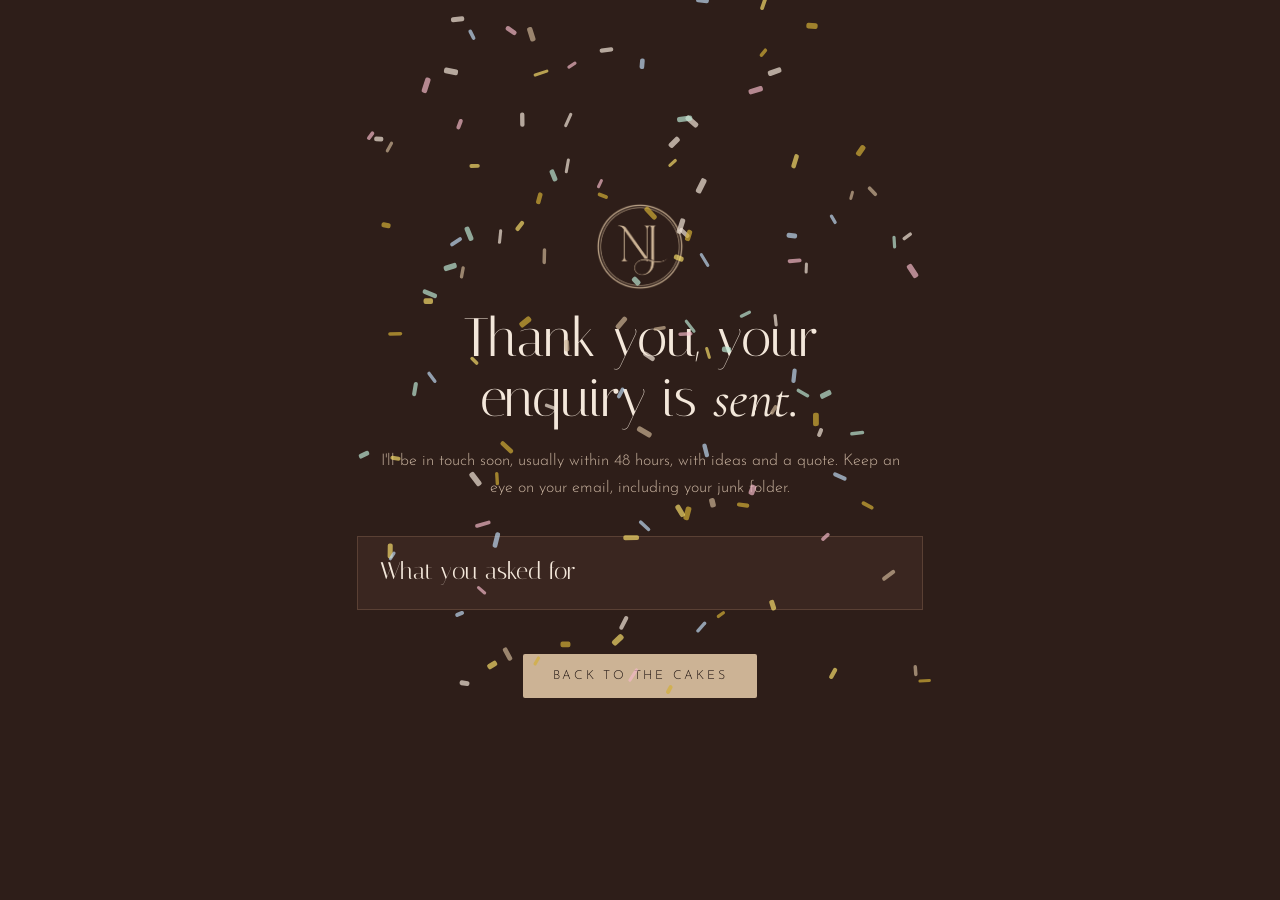
<file: thanks.html>
<!doctype html>
<html lang="en">
<head>
<meta charset="utf-8">
<meta name="viewport" content="width=device-width, initial-scale=1, viewport-fit=cover">
<meta name="robots" content="noindex">
<title>Thank You · Cakes by Nashada Jones</title>
<meta name="theme-color" content="#2E1E19">
<link rel="icon" href="assets/brand/seal-brown.png">
<link rel="stylesheet" href="https://fonts.googleapis.com/css2?family=Italiana&family=Cormorant+Garamond:ital,wght@1,500&family=Josefin+Sans:wght@300;400&display=swap">
<style>
  :root { --bg: #2E1E19; --text: #F3E7DA; --muted: #C7B19E; --latte: #CCB395; --deep: #1F1411; color-scheme: dark; }
  body { margin: 0; min-height: 100vh; display: grid; place-items: center; background: var(--bg); color: var(--text); font-family: "Josefin Sans", system-ui, sans-serif; font-weight: 300; text-align: center; }
  main { max-width: 520px; padding: 48px max(20px, env(safe-area-inset-left, 0px)) 48px max(20px, env(safe-area-inset-right, 0px)); display: grid; gap: 18px; justify-items: center; }
  img { width: 90px; }
  h1 { margin: 0; font-family: "Italiana", Georgia, serif; font-weight: 400; font-size: clamp(2.4rem, 8vw, 3.4rem); line-height: 1.1; }
  h1 em { font-family: "Cormorant Garamond", Georgia, serif; font-style: italic; }
  p { margin: 0; color: var(--muted); line-height: 1.7; }
  .summary { width: 100%; text-align: left; background: #3A2620; border: 1px solid #5A4034; padding: 20px 22px; display: grid; gap: 10px; }
  .summary h2 { margin: 0 0 4px; font-family: "Italiana", Georgia, serif; font-weight: 400; font-size: 1.5rem; color: var(--text); }
  .summary div { display: grid; grid-template-columns: 110px 1fr; gap: 12px; font-size: .95rem; border-top: 1px solid #5A4034; padding-top: 10px; }
  .summary dt { font-size: .66rem; letter-spacing: .2em; text-transform: uppercase; color: var(--muted); padding-top: 3px; }
  .summary dd { margin: 0; color: var(--text); overflow-wrap: anywhere; }
  #confetti { position: fixed; inset: 0; width: 100%; height: 100%; pointer-events: none; z-index: 5; }
  a.btn { margin-top: 10px; display: inline-block; padding: 16px 30px; background: var(--latte); color: var(--deep); text-decoration: none; font-size: .78rem; letter-spacing: .22em; text-transform: uppercase; border-radius: 2px; }
</style>
</head>
<body>
<main>
  <img src="assets/brand/seal-cream.png" alt="">
  <h1 id="title">Thank you, your enquiry is <em>sent.</em></h1>
  <p>I'll be in touch soon, usually within 48 hours, with ideas and a quote. Keep an eye on your email, including your junk folder.</p>
  <dl class="summary" id="summary" hidden><h2>What you asked for</h2></dl>
  <a class="btn" href="/">Back to the cakes</a>
</main>
<canvas id="confetti" aria-hidden="true"></canvas>
<script>
  const store = { get(k) { try { return JSON.parse(localStorage.getItem(k)); } catch (_) { return null; } }, del(k) { try { localStorage.removeItem(k); } catch (_) {} } };
  const esc = (x) => String(x).replace(/[&<>"']/g, (c) => ({ "&": "&amp;", "<": "&lt;", ">": "&gt;", '"': "&quot;", "'": "&#39;" }[c]));
  // Their order summary
  const s = store.get("nj-order-summary");
  if (s) {
    if (s.name) document.getElementById("title").innerHTML = `Thank you, ${esc(s.name)}! Your enquiry is <em>sent.</em>`;
    const fmt = (iso) => { if (!iso) return ""; const [y, m, d] = iso.split("-").map(Number); return new Date(y, m - 1, d).toLocaleDateString("en-GB", { weekday: "long", day: "numeric", month: "long" }); };
    const rows = [["Occasion", s.occasion], ["Date", fmt(s.date)], ["Cake", s.size], ["Flavour", s.flavour], ["Colours", s.colours], ["On the cake", s.msg], ["Price guide", s.price]].filter((r) => r[1]);
    const box = document.getElementById("summary");
    box.insertAdjacentHTML("beforeend", rows.map(([k, v]) => `<div><dt>${k}</dt><dd>${esc(v)}</dd></div>`).join(""));
    box.hidden = !rows.length;
  }
  // Sent, so the saved answers are no longer needed
  store.del("nj-order-draft"); store.del("nj-order-summary");

  // A burst of sprinkles
  (function () {
    if (matchMedia("(prefers-reduced-motion: reduce)").matches) return;
    const c = document.getElementById("confetti"), ctx = c.getContext("2d"), r = devicePixelRatio || 1;
    const W = innerWidth, H = innerHeight; c.width = W * r; c.height = H * r; ctx.scale(r, r);
    const cols = ["#F2B8C6", "#CCB395", "#F3E7DA", "#D4AF37", "#BFD9F2", "#BDE6D3", "#F6DC6B"];
    const bits = Array.from({ length: 140 }, () => ({ x: W / 2 + (Math.random() - .5) * 80, y: H * .35, vx: (Math.random() - .5) * 11, vy: -Math.random() * 12 - 4,
      w: 3 + Math.random() * 3, h: 9 + Math.random() * 7, a: Math.random() * 6.3, va: (Math.random() - .5) * .3, c: cols[Math.floor(Math.random() * cols.length)] }));
    let t = 0;
    (function tick() {
      ctx.clearRect(0, 0, W, H); t++;
      for (const b of bits) { b.vy += .28; b.vx *= .99; b.x += b.vx; b.y += b.vy; b.a += b.va;
        ctx.save(); ctx.translate(b.x, b.y); ctx.rotate(b.a); ctx.fillStyle = b.c; ctx.globalAlpha = Math.max(0, 1 - t / 220);
        ctx.beginPath(); ctx.roundRect ? ctx.roundRect(-b.w / 2, -b.h / 2, b.w, b.h, 2) : ctx.rect(-b.w / 2, -b.h / 2, b.w, b.h); ctx.fill(); ctx.restore(); }
      if (t < 220) requestAnimationFrame(tick); else c.remove();
    })();
  })();
</script>
</body>
</html>
</file>
<file: assets/invoice/invoice.css>
/* Your cake order: a friendly order confirmation with payment details.
   Dark chocolate band on top (matches the website), warm cream card below for easy reading. */
:root {
  --cocoa: #2E1E19;
  --cocoa-2: #3F2A23;
  --latte: #CCB395;
  --latte-soft: #F3E9DC;
  --cream: #FFFBF6;
  --line: #E6D8C6;
  --ink: #33221F;
  --muted: #7A6255;
  --accent: #6B4433;
  --done: #4E7A5A;
  --white: #FFFFFF;
  --burgundy: #6B4433;
  --display: "Italiana", "Didot", "Bodoni 72", Georgia, serif;
  --script: "Cormorant Garamond", Georgia, serif;
  --body: "Josefin Sans", "Futura", "Century Gothic", system-ui, sans-serif;
  color-scheme: light;
}

.inv { background: var(--cream); color: var(--ink); font-family: var(--body); font-weight: 300; font-size: 16px; line-height: 1.6; max-width: 720px; margin: 0 auto; box-shadow: 0 30px 70px rgba(31,20,17,.25); border-radius: 18px; overflow: hidden; }
.inv * { box-sizing: border-box; }
.inv h1, .inv h2, .inv h3 { font-family: var(--display); font-weight: 400; line-height: 1.1; margin: 0; text-wrap: balance; }
.inv p { margin: 0; }
.inv .eyebrow { font-size: .7rem; letter-spacing: .28em; text-transform: uppercase; color: var(--muted); font-weight: 400; }

/* Hero */
.hero { position: relative; background: radial-gradient(ellipse at 50% 120%, #4A3128 0%, var(--cocoa) 65%); color: var(--latte-soft); padding: 26px clamp(20px, 5vw, 40px) 0; text-align: center; overflow: hidden; }
.hero-top { display: flex; justify-content: space-between; align-items: center; gap: 12px; }
.hero-top img { height: 40px; width: auto; }
.ref { font-size: .7rem; letter-spacing: .22em; text-transform: uppercase; color: var(--latte); border: 1px solid rgba(204,179,149,.4); border-radius: 999px; padding: 7px 12px 5px; white-space: nowrap; }
.hero .conf { margin-top: 28px; font-size: .72rem; letter-spacing: .3em; text-transform: uppercase; color: var(--latte); }
.hero .hi { margin-top: 10px; font-family: var(--script); font-style: italic; font-size: clamp(2.1rem, 7vw, 2.9rem); line-height: 1.1; color: var(--white); }
.hero .sub { margin-top: 10px; color: var(--latte); font-size: .98rem; }
.countdown { display: inline-flex; align-items: baseline; gap: 10px; margin-top: 18px; background: rgba(204,179,149,.14); border: 1px solid rgba(204,179,149,.35); border-radius: 999px; padding: 9px 18px 7px; font-size: .78rem; letter-spacing: .18em; text-transform: uppercase; color: var(--latte-soft); }
.countdown b { font-family: var(--display); font-weight: 400; font-size: 1.5rem; letter-spacing: 0; color: var(--white); }
.flake { position: absolute; color: rgba(255,255,255,.55); font-size: 12px; pointer-events: none; }

/* Little cake drawing that matches their order size */
.art { position: relative; height: 150px; margin-top: 18px; display: flex; flex-direction: column; justify-content: flex-end; align-items: center; }
.art .candle { width: 7px; height: 24px; margin-bottom: 8px; background: repeating-linear-gradient(-45deg, var(--latte) 0 4px, var(--white) 4px 7px); border-radius: 2px; position: relative; }
.art .candle::after { content: ""; position: absolute; left: 50%; top: -14px; width: 10px; height: 14px; margin-left: -5px; background: radial-gradient(ellipse at 50% 70%, #FFF3C4 0 30%, #F2B14C 55%, transparent 72%); border-radius: 50%; animation: flick 1.2s ease-in-out infinite alternate; transform-origin: 50% 100%; }
@keyframes flick { to { transform: scale(1.12, .9) rotate(3deg); } }
.art .tier { position: relative; border-radius: 6px 6px 3px 3px; background: linear-gradient(to bottom, var(--cream) 0 58%, var(--latte) 58% 66%, var(--cream) 66%); }
.art .tier::before, .art .tier::after { content: ""; position: absolute; left: -5px; right: -5px; height: 14px; background: radial-gradient(circle at 7px 7px, var(--latte) 6px, transparent 6.5px) repeat-x; background-size: 14px 14px; }
.art .tier::before { top: -8px; }
.art .tier::after { bottom: -6px; }
.art .plate { height: 12px; margin-top: 4px; background: rgba(255,255,255,.9); border-radius: 50%; }
.cups { display: flex; gap: 14px; align-items: flex-end; }
.cup { width: 44px; position: relative; }
.cup i { display: block; height: 30px; width: 54px; margin: 0 -5px; border-radius: 50% 50% 40% 40% / 70% 70% 30% 30%; background: radial-gradient(circle at 40% 35%, var(--white), var(--latte-soft) 60%); }
.cup b { display: block; height: 26px; background: repeating-linear-gradient(90deg, var(--latte) 0 5px, #B89B7B 5px 8px); clip-path: polygon(0 0, 100% 0, 88% 100%, 12% 100%); }
@media (prefers-reduced-motion: reduce) { .art .candle::after { animation: none; } }

.inv-body { padding: clamp(24px, 5vw, 40px); display: grid; gap: clamp(28px, 5vw, 38px); }

/* What's next: the big friendly status */
.next { background: var(--latte-soft); border-radius: 14px; padding: clamp(20px, 4vw, 28px); display: grid; gap: 18px; }
.next-main { display: flex; flex-wrap: wrap; justify-content: space-between; align-items: flex-end; gap: 12px 20px; }
.next-main h2 { font-size: clamp(1.6rem, 5vw, 2rem); }
.next-main p { color: var(--muted); font-size: .95rem; margin-top: 6px; }
.amt { font-family: var(--display); font-size: clamp(2.5rem, 9vw, 3.2rem); line-height: 1; color: var(--accent); font-variant-numeric: tabular-nums; }
.next.paid .amt { color: var(--done); }

/* Journey: enquiry > deposit > balance > cake day */
.journey { list-style: none; margin: 0; padding: 0; display: grid; grid-template-columns: repeat(var(--n, 4), 1fr); position: relative; }
.journey::before { content: ""; position: absolute; top: 15px; left: 12%; right: 12%; height: 2px; background: var(--line); }
.journey li { position: relative; display: grid; justify-items: center; gap: 6px; text-align: center; font-size: .78rem; min-width: 0; padding: 0 4px; }
.journey .dot { width: 32px; height: 32px; border-radius: 50%; background: var(--cream); border: 2px solid var(--line); display: grid; place-items: center; font-size: .85rem; color: var(--muted); position: relative; z-index: 1; }
.journey b { font-weight: 400; font-size: .68rem; letter-spacing: .16em; text-transform: uppercase; }
.journey span { color: var(--muted); line-height: 1.35; }
.journey li.done .dot { background: var(--done); border-color: var(--done); color: var(--white); }
.journey li.done b { color: var(--done); }
.journey li.now .dot { background: var(--accent); border-color: var(--accent); color: var(--white); box-shadow: 0 0 0 5px rgba(107,68,51,.15); }
.journey li.now b { color: var(--accent); }

/* Sections */
.inv-sec { display: grid; gap: 14px; }
.inv-sec > h2 { font-size: 1.7rem; }
.inv-sec > h2 em, .hero em { font-family: var(--script); font-style: italic; }
.cake-name { font-family: var(--script); font-style: italic; font-size: clamp(1.6rem, 5vw, 2rem); color: var(--accent); line-height: 1.2; }
.chips { display: flex; flex-wrap: wrap; gap: 8px; }
.chip { background: var(--latte-soft); border-radius: 999px; padding: 7px 14px 5px; font-size: .88rem; }
.chip small { font-size: .62rem; letter-spacing: .18em; text-transform: uppercase; color: var(--muted); margin-right: 6px; }
.dl { display: grid; grid-template-columns: minmax(100px, 30%) 1fr; margin: 0; border-top: 1px solid var(--line); }
.dl dt, .dl dd { margin: 0; padding: 12px 0; border-bottom: 1px solid var(--line); }
.dl dt { font-size: .68rem; letter-spacing: .2em; text-transform: uppercase; color: var(--muted); padding-top: 15px; }
.dl dd { min-width: 0; overflow-wrap: anywhere; white-space: pre-line; }
.two { display: grid; grid-template-columns: 1fr 1fr; gap: clamp(24px, 5vw, 36px); }
@media (max-width: 620px) { .two { grid-template-columns: 1fr; } }

.prices { width: 100%; border-collapse: collapse; font-variant-numeric: tabular-nums; }
.prices td { padding: 11px 0; border-bottom: 1px solid var(--line); vertical-align: top; }
.prices td:last-child { text-align: right; white-space: nowrap; padding-left: 16px; }
.prices tr.total td { border-bottom: 0; padding-top: 16px; font-family: var(--display); font-size: 1.5rem; }
.prices tr.sub td { color: var(--muted); font-size: .95rem; border-bottom: 0; padding: 3px 0; }
.prices tr.sub.done td { color: var(--done); }

/* Payment details */
.bank { background: var(--white); border: 1px solid var(--line); border-radius: 14px; padding: clamp(18px, 4vw, 26px); display: grid; gap: 12px; }
.bank-row { display: flex; justify-content: space-between; align-items: center; gap: 12px; padding-bottom: 12px; border-bottom: 1px solid var(--line); }
.bank-row:last-of-type { border-bottom: 0; padding-bottom: 0; }
.bank-row div { display: grid; min-width: 0; }
.bank-row small { font-size: .66rem; letter-spacing: .2em; text-transform: uppercase; color: var(--muted); }
.bank-row b { font-weight: 400; font-size: 1.18rem; letter-spacing: .04em; overflow-wrap: anywhere; font-variant-numeric: tabular-nums; }
.copy { flex: none; border: 1px solid var(--line); background: var(--cream); color: var(--ink); padding: 8px 14px; font: 400 .68rem/1 var(--body); letter-spacing: .18em; text-transform: uppercase; cursor: pointer; border-radius: 999px; transition: border-color .2s, background .2s; }
.copy:hover { border-color: var(--ink); }
.copy.ok { background: var(--done); border-color: var(--done); color: var(--white); }
.bank .hint { font-size: .88rem; color: var(--muted); }
.missing { color: var(--accent); font-style: italic; }

.inv-notes { font-size: .95rem; color: var(--muted); white-space: pre-line; text-align: center; font-family: var(--script); font-style: italic; font-size: 1.2rem; }
.inv-foot { background: var(--cocoa); color: var(--latte); padding: 22px clamp(20px, 5vw, 40px) 26px; display: flex; flex-wrap: wrap; justify-content: space-between; align-items: center; gap: 14px; font-size: .85rem; }
.inv-foot img { height: 36px; width: auto; }
.inv-foot .contact { display: grid; gap: 2px; }
.inv-foot a { color: var(--latte-soft); text-decoration: none; overflow-wrap: anywhere; }
.inv-foot .copy { background: transparent; color: var(--latte-soft); border-color: rgba(204,179,149,.5); }
.inv-foot .copy:hover { border-color: var(--latte); }

@media (max-width: 760px) { .inv { border-radius: 0; } }
@media (max-width: 480px) {
  .journey span { font-size: .72rem; }
  .ref { font-size: .62rem; }
}
@media print {
  .inv { box-shadow: none; max-width: none; border-radius: 0; }
  .copy, .no-print { display: none !important; }
  .hero, .next, .journey li, .inv-foot, .chip { -webkit-print-color-adjust: exact; print-color-adjust: exact; }
}
</file>
